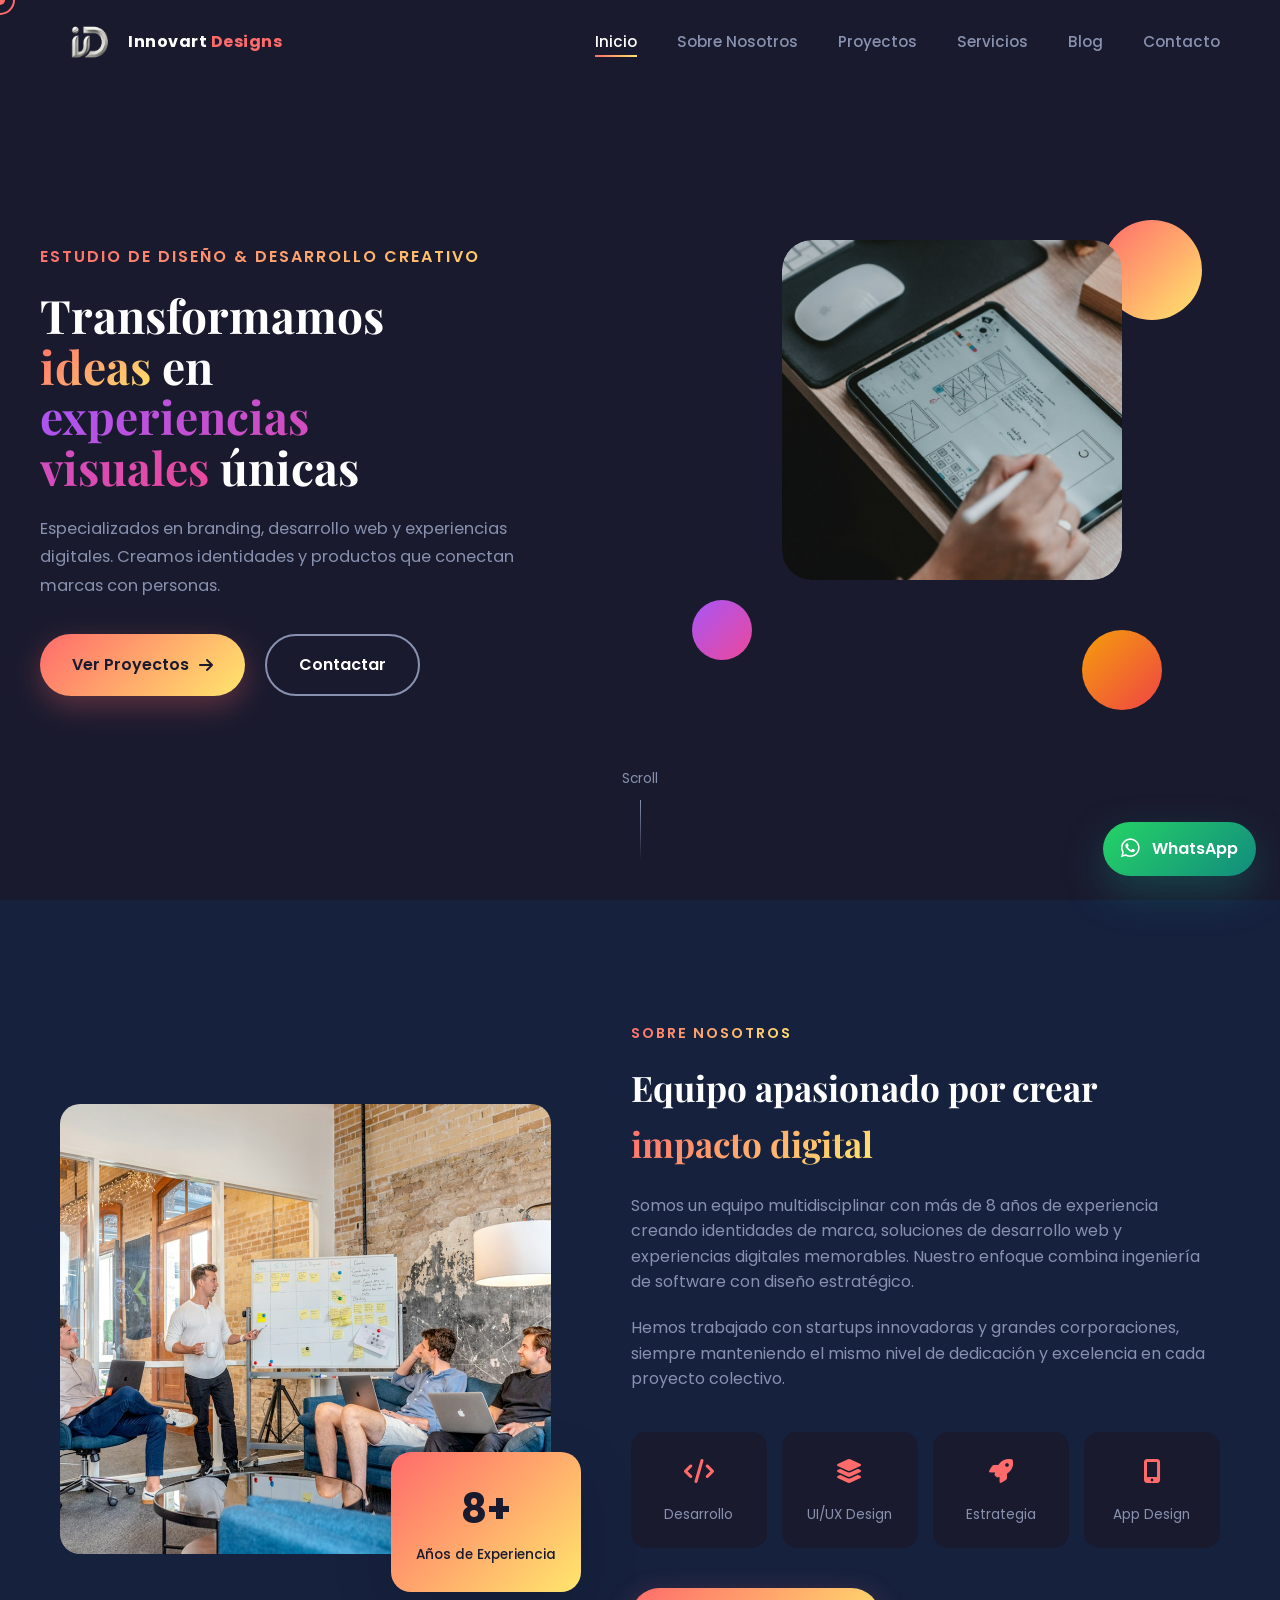
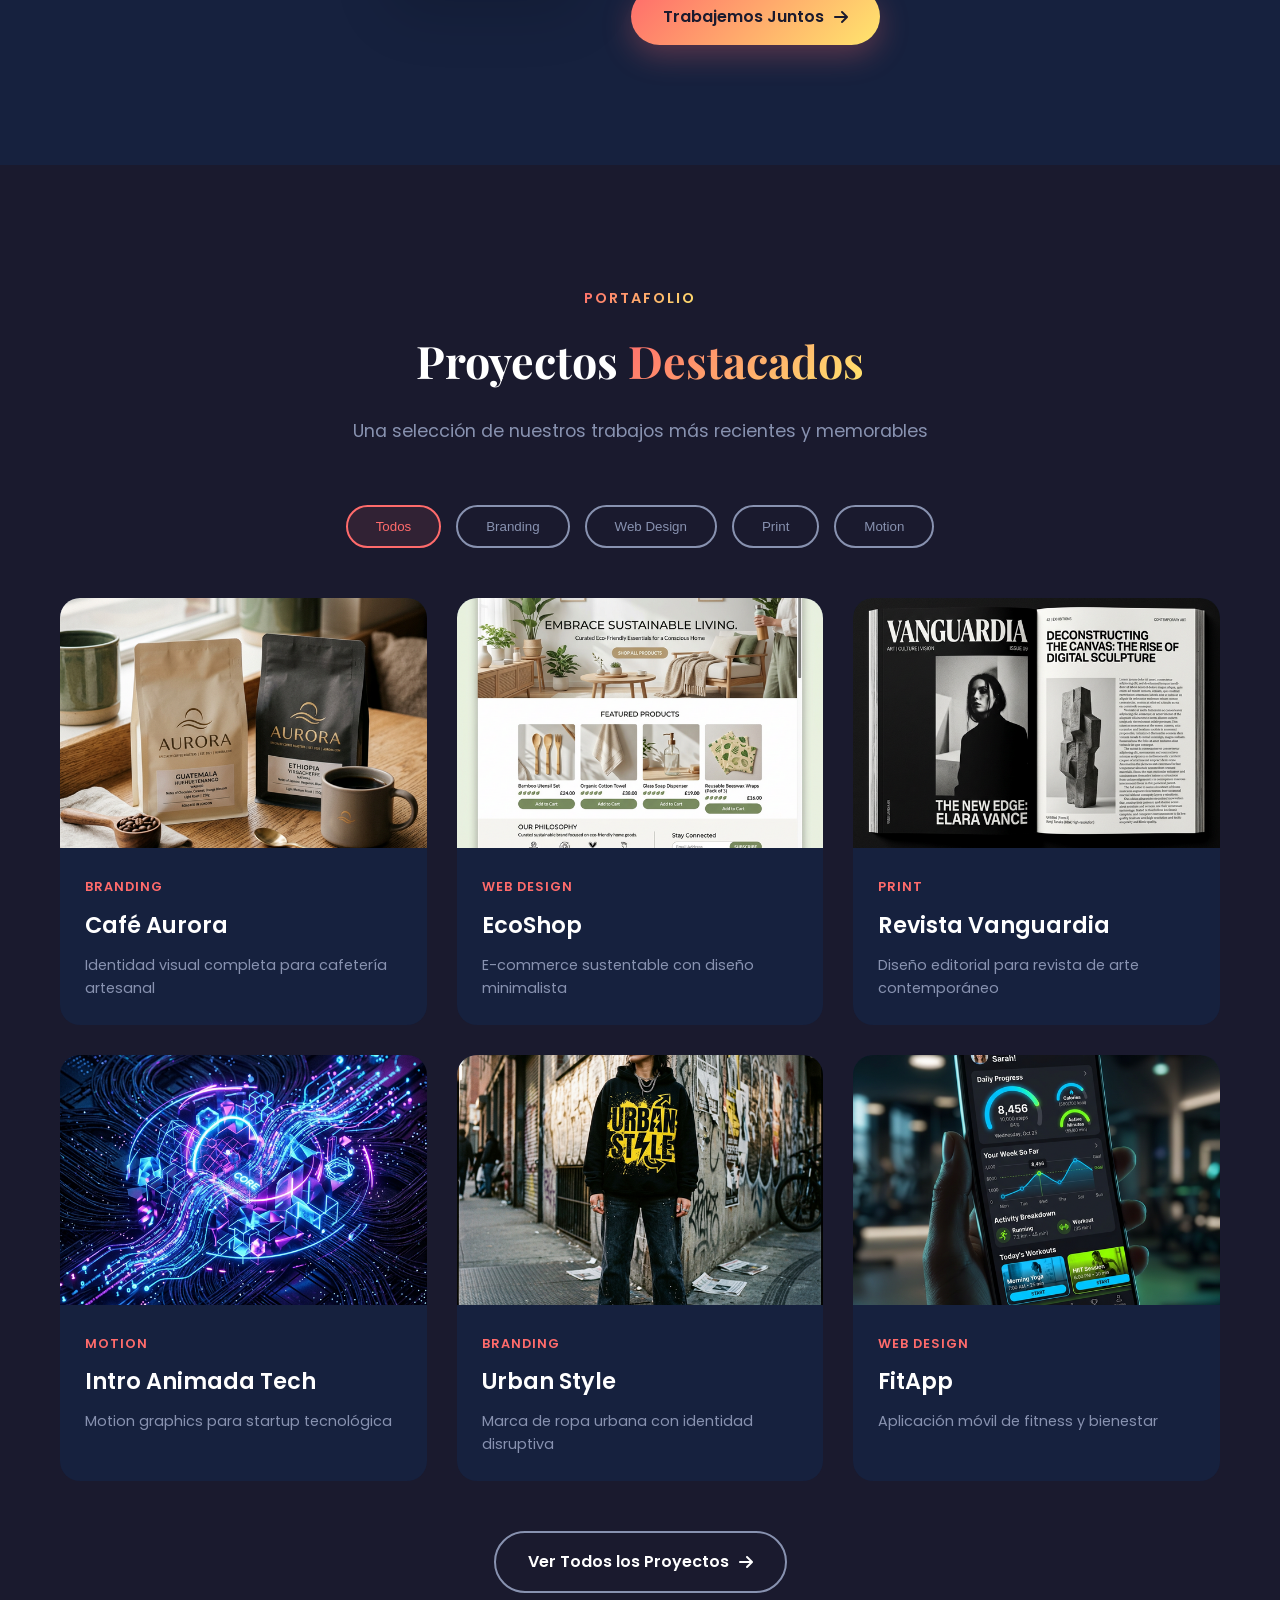
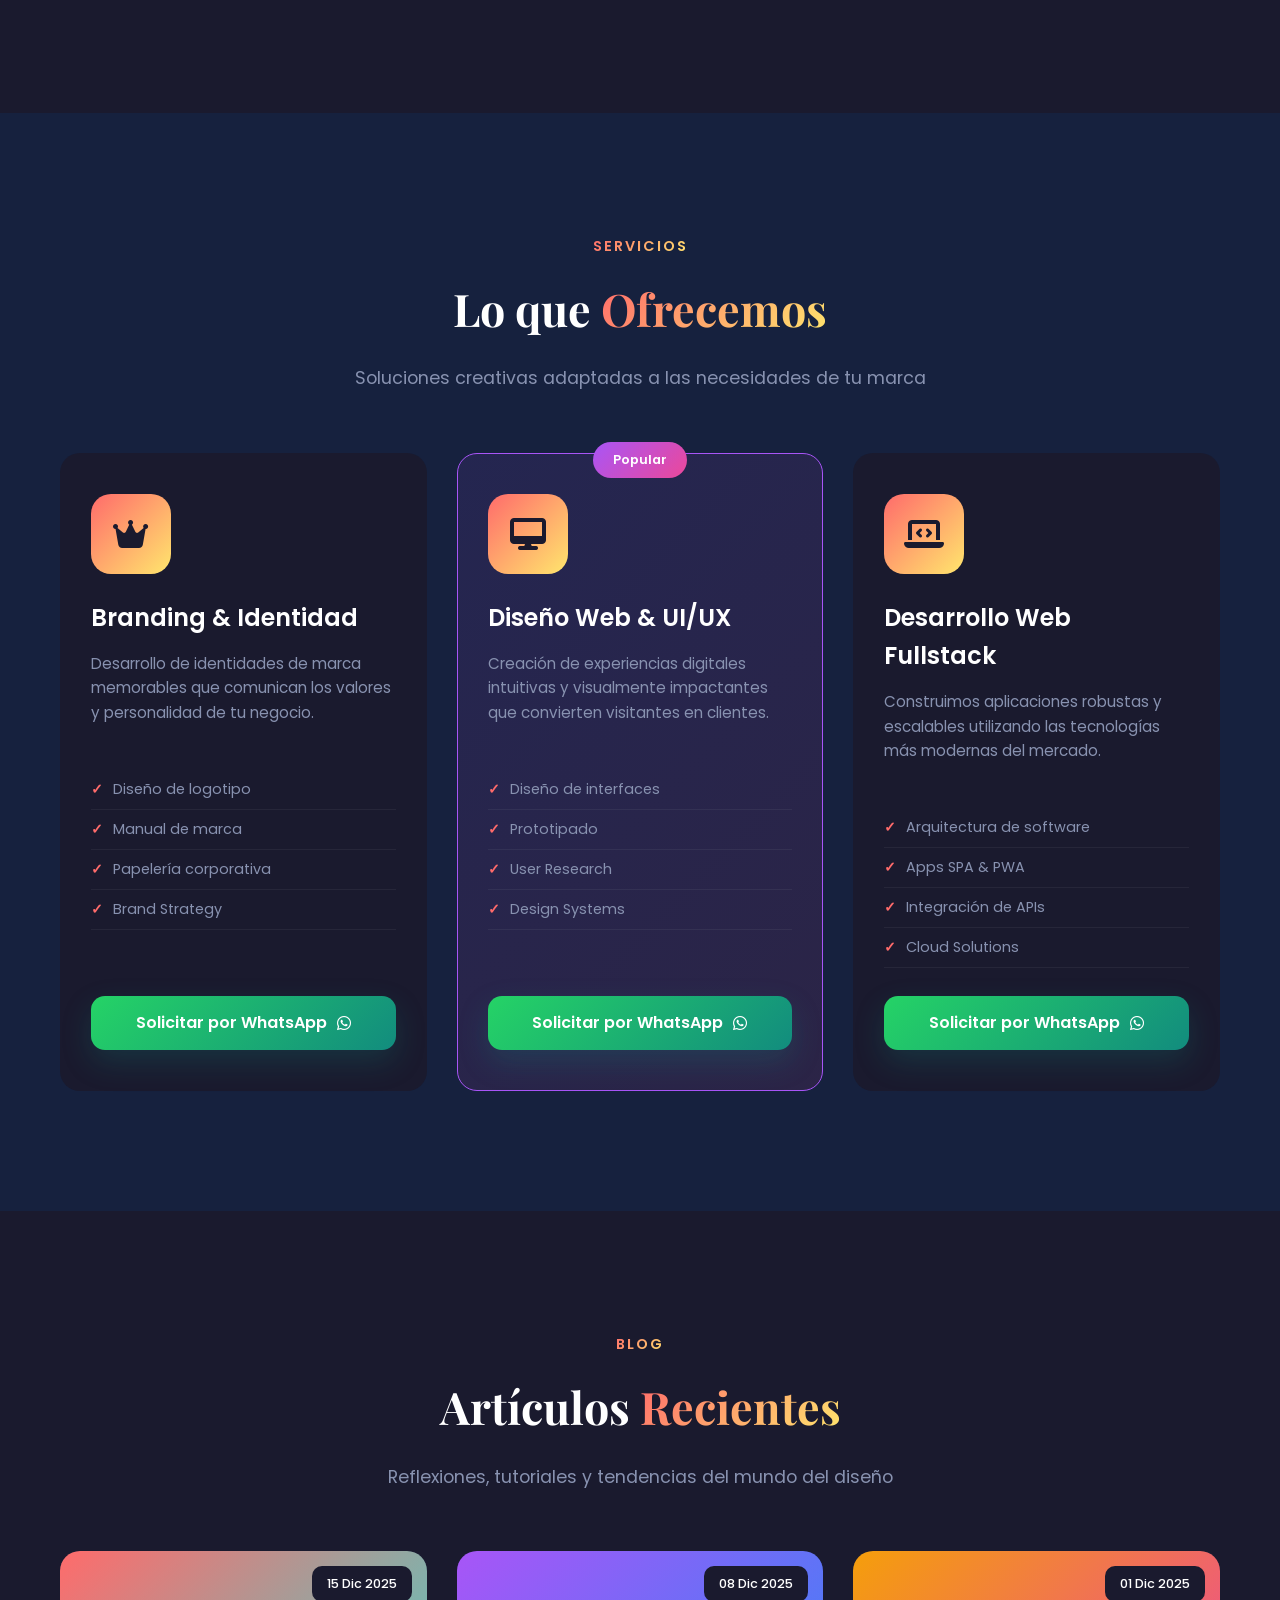
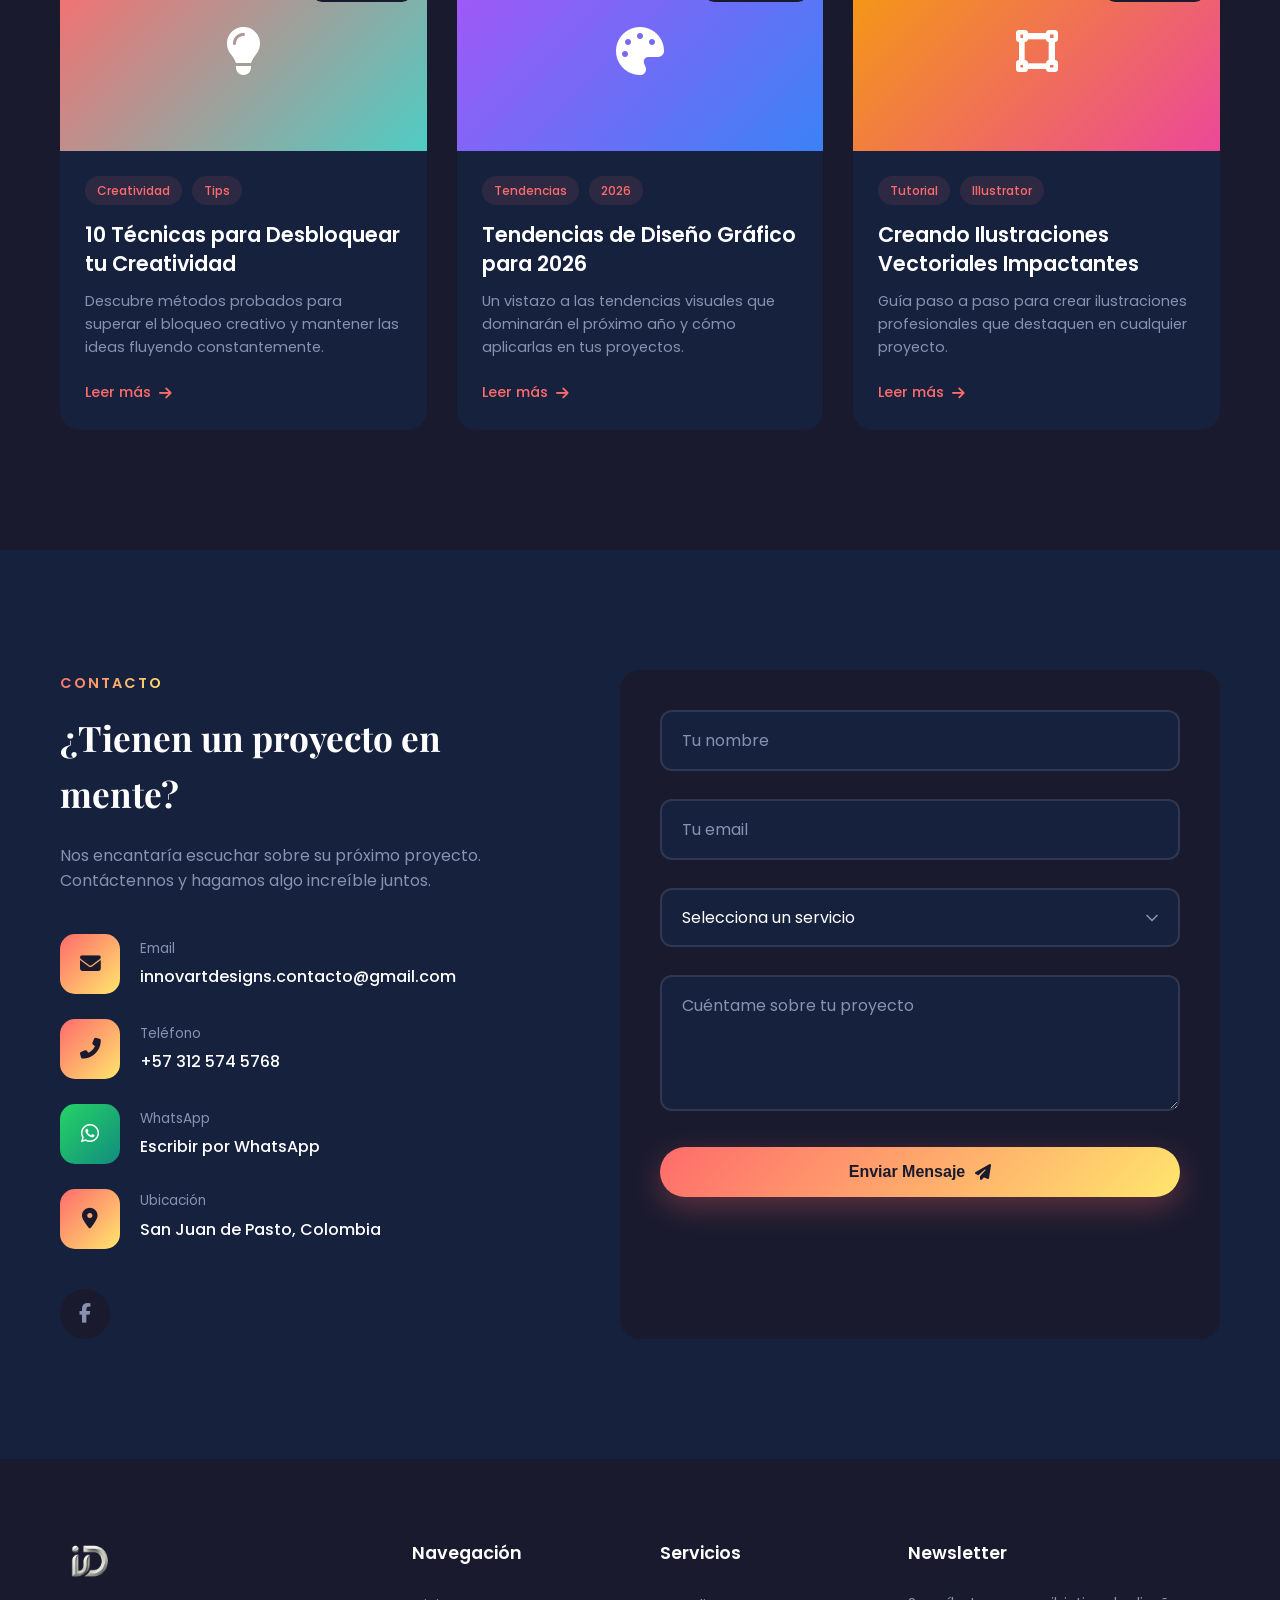
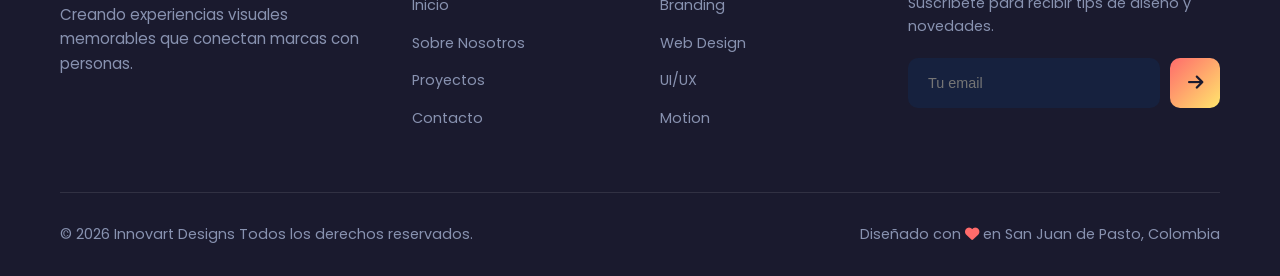
<file: index.html>
<!DOCTYPE html>
<html lang="es">

<head>
    <meta charset="UTF-8">
    <meta name="viewport" content="width=device-width, initial-scale=1.0">
    <title>ID | Portafolio de Diseño Gráfico</title>
    <meta name="description"
        content="Portafolio profesional de Innovart Designs. Especializado en branding, diseño UI/UX y dirección de arte en San Juan de Pasto, Colombia.">
    <meta name="keywords" content="Diseño Gráfico, UI/UX, Branding, Portafolio, Colombia, Pasto, Innovart Designs">

    <!-- Open Graph / Facebook -->
    <meta property="og:type" content="website">
    <meta property="og:url" content="https://tu-sitio.com/">
    <meta property="og:title" content="Innovart Designs | Portafolio de Diseño Gráfico">
    <meta property="og:description"
        content="Transformo ideas en experiencias visuales únicas. Especializado en branding y diseño digital.">
    <meta property="og:image" content="assets/Imagenes/og-image.jpg">

    <!-- Twitter -->
    <meta property="twitter:card" content="summary_large_image">
    <meta property="twitter:url" content="https://tu-sitio.com/">
    <meta property="twitter:title" content="Innovart Designs | Portafolio de Diseño Gráfico">
    <meta property="twitter:description"
        content="Transformo ideas en experiencias visuales únicas. Especializado en branding y diseño digital.">
    <meta property="twitter:image" content="assets/Imagenes/og-image.jpg">

    <link rel="icon" type="image/png" href="assets/Imagenes/favicon.png">
    <link rel="stylesheet" href="styles.css">
    <link
        href="https://fonts.googleapis.com/css2?family=Poppins:wght@300;400;500;600;700;800&family=Playfair+Display:wght@400;500;600;700&display=swap"
        rel="stylesheet">
    <link rel="stylesheet" href="https://cdnjs.cloudflare.com/ajax/libs/font-awesome/6.4.0/css/all.min.css">
</head>

<body>
    <!-- Cursor personalizado -->
    <div class="cursor"></div>
    <div class="cursor-follower"></div>

    <!-- Navegación -->
    <nav class="navbar">
        <div class="nav-container">
            <a href="#" class="logo">
                <img src="assets/Imagenes/Logo1_InnovartsDesings.png" alt="Innovart Designs" class="logo-img">
                <span class="logo-brand-name">Innovart <span class="logo-brand-accent">Designs</span></span>
            </a>
            <ul class="nav-links">
                <li><a href="#home" class="nav-link active">Inicio</a></li>
                <li><a href="#about" class="nav-link">Sobre Nosotros</a></li>
                <li><a href="#projects" class="nav-link">Proyectos</a></li>
                <li><a href="#services" class="nav-link">Servicios</a></li>
                <li><a href="#blog" class="nav-link">Blog</a></li>
                <li><a href="#contact" class="nav-link">Contacto</a></li>
            </ul>
            <div class="hamburger">
                <span></span>
                <span></span>
                <span></span>
            </div>
        </div>
    </nav>

    <!-- Menú móvil -->
    <div class="mobile-menu">
        <ul class="mobile-nav-links">
            <li><a href="#home" class="mobile-nav-link">Inicio</a></li>
            <li><a href="#about" class="mobile-nav-link">Sobre Nosotros</a></li>
            <li><a href="#projects" class="mobile-nav-link">Proyectos</a></li>
            <li><a href="#services" class="mobile-nav-link">Servicios</a></li>
            <li><a href="#blog" class="mobile-nav-link">Blog</a></li>
            <li><a href="#contact" class="mobile-nav-link">Contacto</a></li>
        </ul>
    </div>

    <!-- Hero Section -->
    <section id="home" class="hero">
        <div class="hero-content">
            <div class="hero-text">
                <span class="hero-subtitle">Estudio de Diseño & Desarrollo Creativo</span>
                <h1 class="hero-title">
                    Transformamos <span class="gradient-text">ideas</span> en
                    <span class="gradient-text-alt">experiencias visuales</span> únicas
                </h1>
                <p class="hero-description">
                    Especializados en branding, desarrollo web y experiencias digitales.
                    Creamos identidades y productos que conectan marcas con personas.
                </p>
                <div class="hero-buttons">
                    <a href="#projects" class="btn btn-primary">
                        <span>Ver Proyectos</span>
                        <i class="fas fa-arrow-right"></i>
                    </a>
                    <a href="#contact" class="btn btn-secondary">
                        <span>Contactar</span>
                    </a>
                </div>
            </div>
            <div class="hero-image">
                <div class="image-wrapper">
                    <div class="floating-shape shape-1"></div>
                    <div class="floating-shape shape-2"></div>
                    <div class="floating-shape shape-3"></div>
                    <div class="profile-image">
                        <img src="assets/Imagenes/hero-visual.jpg" alt="Diseño de experiencias e interfaces digitales"
                            style="width: 100%; height: 100%; object-fit: cover; border-radius: 30px;">
                    </div>
                </div>
            </div>
        </div>
        <div class="scroll-indicator">
            <span>Scroll</span>
            <div class="scroll-line"></div>
        </div>
    </section>

    <!-- Sobre Mí -->
    <section id="about" class="about">
        <div class="container">
            <div class="about-grid">
                <div class="about-image">
                    <div class="about-img-wrapper">
                        <img src="assets/Imagenes/team-studio.jpg" alt="Nuestro Equipo Creativo"
                            style="width: 100%; height: 450px; object-fit: cover; border-radius: 20px;">
                        <div class="experience-badge">
                            <span class="exp-number">8+</span>
                            <span class="exp-text">Años de Experiencia</span>
                        </div>
                    </div>
                </div>
                <div class="about-content">
                    <span class="section-tag">Sobre Nosotros</span>
                    <h2 class="section-title">Equipo apasionado por crear <span class="highlight">impacto digital</span>
                    </h2>
                    <p class="about-text">
                        Somos un equipo multidisciplinar con más de 8 años de experiencia creando
                        identidades de marca, soluciones de desarrollo web y experiencias digitales memorables.
                        Nuestro enfoque combina ingeniería de software con diseño estratégico.
                    </p>
                    <p class="about-text">
                        Hemos trabajado con startups innovadoras y grandes corporaciones,
                        siempre manteniendo el mismo nivel de dedicación y excelencia
                        en cada proyecto colectivo.
                    </p>
                    <div class="skills-grid">
                        <div class="skill-item">
                            <div class="skill-icon"><i class="fas fa-code"></i></div>
                            <span>Desarrollo</span>
                        </div>
                        <div class="skill-item">
                            <div class="skill-icon"><i class="fas fa-layer-group"></i></div>
                            <span>UI/UX Design</span>
                        </div>
                        <div class="skill-item">
                            <div class="skill-icon"><i class="fas fa-rocket"></i></div>
                            <span>Estrategia</span>
                        </div>
                        <div class="skill-item">
                            <div class="skill-icon"><i class="fas fa-mobile-alt"></i></div>
                            <span>App Design</span>
                        </div>
                    </div>
                    <a href="#contact" class="btn btn-primary">
                        <span>Trabajemos Juntos</span>
                        <i class="fas fa-arrow-right"></i>
                    </a>
                </div>
            </div>
        </div>
    </section>

    <!-- Proyectos -->
    <section id="projects" class="projects">
        <div class="container">
            <div class="section-header">
                <span class="section-tag">Portafolio</span>
                <h2 class="section-title">Proyectos <span class="highlight">Destacados</span></h2>
                <p class="section-description">
                    Una selección de nuestros trabajos más recientes y memorables
                </p>
            </div>

            <div class="filter-buttons">
                <button class="filter-btn active" data-filter="all">Todos</button>
                <button class="filter-btn" data-filter="branding">Branding</button>
                <button class="filter-btn" data-filter="web">Web Design</button>
                <button class="filter-btn" data-filter="print">Print</button>
                <button class="filter-btn" data-filter="motion">Motion</button>
            </div>

            <div class="projects-grid">
                <!-- Proyecto 1 -->
                <article class="project-card" data-category="branding">
                    <div class="project-image">
                        <div class="project-placeholder">
                            <img src="assets/Imagenes/cafe-aurora.png" alt="Branding Café Aurora"
                                style="width: 100%; height: 100%; object-fit: cover;">
                        </div>
                        <div class="project-overlay">
                            <a href="proyecto-cafe-aurora.html" class="project-link"><i class="fas fa-eye"></i></a>
                        </div>
                    </div>
                    <div class="project-info">
                        <span class="project-category">Branding</span>
                        <h3 class="project-title">Café Aurora</h3>
                        <p class="project-description">Identidad visual completa para cafetería artesanal</p>
                    </div>
                </article>

                <!-- Proyecto 2 -->
                <article class="project-card" data-category="web">
                    <div class="project-image">
                        <div class="project-placeholder">
                            <img src="assets/Imagenes/ecoshop.png" alt="Diseño Web EcoShop"
                                style="width: 100%; height: 100%; object-fit: cover;">
                        </div>
                        <div class="project-overlay">
                            <a href="proyecto-ecoshop.html" class="project-link"><i class="fas fa-eye"></i></a>
                        </div>
                    </div>
                    <div class="project-info">
                        <span class="project-category">Web Design</span>
                        <h3 class="project-title">EcoShop</h3>
                        <p class="project-description">E-commerce sustentable con diseño minimalista</p>
                    </div>
                </article>

                <!-- Proyecto 3 -->
                <article class="project-card" data-category="print">
                    <div class="project-image">
                        <div class="project-placeholder">
                            <img src="assets/Imagenes/vanguardia.png" alt="Diseño Editorial Revista Vanguardia"
                                style="width: 100%; height: 100%; object-fit: cover;">
                        </div>
                        <div class="project-overlay">
                            <a href="proyecto-revista-vanguardia.html" class="project-link"><i
                                    class="fas fa-eye"></i></a>
                        </div>
                    </div>
                    <div class="project-info">
                        <span class="project-category">Print</span>
                        <h3 class="project-title">Revista Vanguardia</h3>
                        <p class="project-description">Diseño editorial para revista de arte contemporáneo</p>
                    </div>
                </article>

                <!-- Proyecto 4 -->
                <article class="project-card" data-category="motion">
                    <div class="project-image">
                        <div class="project-placeholder">
                            <img src="assets/Imagenes/intro-tech.png" alt="Motion Graphics Intro Tech"
                                style="width: 100%; height: 100%; object-fit: cover;">
                        </div>
                        <div class="project-overlay">
                            <a href="proyecto-intro-animada.html" class="project-link"><i class="fas fa-eye"></i></a>
                        </div>
                    </div>
                    <div class="project-info">
                        <span class="project-category">Motion</span>
                        <h3 class="project-title">Intro Animada Tech</h3>
                        <p class="project-description">Motion graphics para startup tecnológica</p>
                    </div>
                </article>

                <!-- Proyecto 5 -->
                <article class="project-card" data-category="branding">
                    <div class="project-image">
                        <div class="project-placeholder">
                            <img src="assets/Imagenes/urban-style.png" alt="Branding Urban Style"
                                style="width: 100%; height: 100%; object-fit: cover;">
                        </div>
                        <div class="project-overlay">
                            <a href="proyecto-urban-style.html" class="project-link"><i class="fas fa-eye"></i></a>
                        </div>
                    </div>
                    <div class="project-info">
                        <span class="project-category">Branding</span>
                        <h3 class="project-title">Urban Style</h3>
                        <p class="project-description">Marca de ropa urbana con identidad disruptiva</p>
                    </div>
                </article>

                <!-- Proyecto 6 -->
                <article class="project-card" data-category="web">
                    <div class="project-image">
                        <div class="project-placeholder">
                            <img src="assets/Imagenes/fitapp.png" alt="App FitApp"
                                style="width: 100%; height: 100%; object-fit: cover;">
                        </div>
                        <div class="project-overlay">
                            <a href="proyecto-fitapp.html" class="project-link"><i class="fas fa-eye"></i></a>
                        </div>
                    </div>
                    <div class="project-info">
                        <span class="project-category">Web Design</span>
                        <h3 class="project-title">FitApp</h3>
                        <p class="project-description">Aplicación móvil de fitness y bienestar</p>
                    </div>
                </article>
            </div>

            <div class="projects-cta">
                <a href="#projects" id="btn-show-all-projects" class="btn btn-outline">
                    <span>Ver Todos los Proyectos</span>
                    <i class="fas fa-arrow-right"></i>
                </a>
            </div>
        </div>
    </section>

    <!-- Servicios -->
    <section id="services" class="services">
        <div class="container">
            <div class="section-header">
                <span class="section-tag">Servicios</span>
                <h2 class="section-title">Lo que <span class="highlight">Ofrecemos</span></h2>
                <p class="section-description">
                    Soluciones creativas adaptadas a las necesidades de tu marca
                </p>
            </div>

            <div class="services-grid">
                <div class="service-card">
                    <div class="service-icon">
                        <i class="fas fa-crown"></i>
                    </div>
                    <h3 class="service-title">Branding & Identidad</h3>
                    <p class="service-description">
                        Desarrollo de identidades de marca memorables que comunican
                        los valores y personalidad de tu negocio.
                    </p>
                    <ul class="service-list">
                        <li>Diseño de logotipo</li>
                        <li>Manual de marca</li>
                        <li>Papelería corporativa</li>
                        <li>Brand Strategy</li>
                    </ul>
                    <a href="https://wa.me/" class="service-whatsapp-link" data-whatsapp-service="Branding e identidad">
                        Solicitar por WhatsApp <i class="fab fa-whatsapp"></i>
                    </a>
                </div>

                <div class="service-card featured">
                    <div class="service-badge">Popular</div>
                    <div class="service-icon">
                        <i class="fas fa-desktop"></i>
                    </div>
                    <h3 class="service-title">Diseño Web & UI/UX</h3>
                    <p class="service-description">
                        Creación de experiencias digitales intuitivas y visualmente
                        impactantes que convierten visitantes en clientes.
                    </p>
                    <ul class="service-list">
                        <li>Diseño de interfaces</li>
                        <li>Prototipado</li>
                        <li>User Research</li>
                        <li>Design Systems</li>
                    </ul>
                    <a href="https://wa.me/" class="service-whatsapp-link" data-whatsapp-service="Diseño web y UI/UX">
                        Solicitar por WhatsApp <i class="fab fa-whatsapp"></i>
                    </a>
                </div>

                <div class="service-card">
                    <div class="service-icon">
                        <i class="fas fa-laptop-code"></i>
                    </div>
                    <h3 class="service-title">Desarrollo Web Fullstack</h3>
                    <p class="service-description">
                        Construimos aplicaciones robustas y escalables utilizando
                        las tecnologías más modernas del mercado.
                    </p>
                    <ul class="service-list">
                        <li>Arquitectura de software</li>
                        <li>Apps SPA & PWA</li>
                        <li>Integración de APIs</li>
                        <li>Cloud Solutions</li>
                    </ul>
                    <a href="https://wa.me/" class="service-whatsapp-link"
                        data-whatsapp-service="Desarrollo web fullstack">
                        Solicitar por WhatsApp <i class="fab fa-whatsapp"></i>
                    </a>
                </div>
            </div>
        </div>
    </section>

    <!-- Blog -->
    <section id="blog" class="blog">
        <div class="container">
            <div class="section-header">
                <span class="section-tag">Blog</span>
                <h2 class="section-title">Artículos <span class="highlight">Recientes</span></h2>
                <p class="section-description">
                    Reflexiones, tutoriales y tendencias del mundo del diseño
                </p>
            </div>

            <div class="blog-grid">
                <article class="blog-card">
                    <div class="blog-image">
                        <div class="blog-placeholder" style="background: linear-gradient(135deg, #FF6B6B, #4ECDC4);">
                            <i class="fas fa-lightbulb"></i>
                        </div>
                        <span class="blog-date">15 Dic 2025</span>
                    </div>
                    <div class="blog-content">
                        <div class="blog-tags">
                            <span class="blog-tag">Creatividad</span>
                            <span class="blog-tag">Tips</span>
                        </div>
                        <h3 class="blog-title">10 Técnicas para Desbloquear tu Creatividad</h3>
                        <p class="blog-excerpt">
                            Descubre métodos probados para superar el bloqueo creativo
                            y mantener las ideas fluyendo constantemente.
                        </p>
                        <a href="blog-tecnicas-creatividad.html" class="blog-link">
                            Leer más <i class="fas fa-arrow-right"></i>
                        </a>
                    </div>
                </article>

                <article class="blog-card">
                    <div class="blog-image">
                        <div class="blog-placeholder" style="background: linear-gradient(135deg, #A855F7, #3B82F6);">
                            <i class="fas fa-palette"></i>
                        </div>
                        <span class="blog-date">08 Dic 2025</span>
                    </div>
                    <div class="blog-content">
                        <div class="blog-tags">
                            <span class="blog-tag">Tendencias</span>
                            <span class="blog-tag">2026</span>
                        </div>
                        <h3 class="blog-title">Tendencias de Diseño Gráfico para 2026</h3>
                        <p class="blog-excerpt">
                            Un vistazo a las tendencias visuales que dominarán el próximo
                            año y cómo aplicarlas en tus proyectos.
                        </p>
                        <a href="blog-tendencias-diseno.html" class="blog-link">
                            Leer más <i class="fas fa-arrow-right"></i>
                        </a>
                    </div>
                </article>

                <article class="blog-card">
                    <div class="blog-image">
                        <div class="blog-placeholder" style="background: linear-gradient(135deg, #F59E0B, #EC4899);">
                            <i class="fas fa-vector-square"></i>
                        </div>
                        <span class="blog-date">01 Dic 2025</span>
                    </div>
                    <div class="blog-content">
                        <div class="blog-tags">
                            <span class="blog-tag">Tutorial</span>
                            <span class="blog-tag">Illustrator</span>
                        </div>
                        <h3 class="blog-title">Creando Ilustraciones Vectoriales Impactantes</h3>
                        <p class="blog-excerpt">
                            Guía paso a paso para crear ilustraciones profesionales
                            que destaquen en cualquier proyecto.
                        </p>
                        <a href="blog-ilustraciones-vectoriales.html" class="blog-link">
                            Leer más <i class="fas fa-arrow-right"></i>
                        </a>
                    </div>
                </article>
            </div>
        </div>
    </section>

    <!-- Contacto -->
    <section id="contact" class="contact">
        <div class="container">
            <div class="contact-wrapper">
                <div class="contact-info">
                    <span class="section-tag">Contacto</span>
                    <h2 class="section-title">¿Tienen un proyecto en mente?</h2>
                    <p class="contact-description">
                        Nos encantaría escuchar sobre su próximo proyecto.
                        Contáctennos y hagamos algo increíble juntos.
                    </p>

                    <div class="contact-details">
                        <div class="contact-item">
                            <div class="contact-icon">
                                <i class="fas fa-envelope"></i>
                            </div>
                            <div class="contact-text">
                                <span class="contact-label">Email</span>
                                <a href="mailto:innovartdesigns.contacto@gmail.com">innovartdesigns.contacto@gmail.com</a>
                            </div>
                        </div>
                        <div class="contact-item">
                            <div class="contact-icon">
                                <i class="fas fa-phone-alt"></i>
                            </div>
                            <div class="contact-text">
                                <span class="contact-label">Teléfono</span>
                                <a href="tel:+573125745768">+57 312 574 5768</a>
                            </div>
                        </div>
                        <div class="contact-item">
                            <div class="contact-icon whatsapp-icon">
                                <i class="fab fa-whatsapp"></i>
                            </div>
                            <div class="contact-text">
                                <span class="contact-label">WhatsApp</span>
                                <a href="https://wa.me/" class="whatsapp-contact-link"
                                    data-whatsapp-message="Hola, quiero hablar sobre un proyecto creativo con Innovart Designs">
                                    Escribir por WhatsApp
                                </a>
                            </div>
                        </div>
                        <div class="contact-item">
                            <div class="contact-icon">
                                <i class="fas fa-map-marker-alt"></i>
                            </div>
                            <div class="contact-text">
                                <span class="contact-label">Ubicación</span>
                                <span>San Juan de Pasto, Colombia</span>
                            </div>
                        </div>
                    </div>

                    <div class="social-links">
                        <a href="https://www.facebook.com/profile.php?id=100085540763394" class="social-link" aria-label="Facebook" target="_blank" rel="noopener noreferrer"><i class="fab fa-facebook-f"></i></a>
                    </div>
                </div>

                <form class="contact-form" novalidate>
                    <input type="hidden" name="_subject" value="Nuevo mensaje desde Innovart Designs">
                    <input type="hidden" name="_template" value="table">
                    <input type="hidden" name="_url" value="">
                    <div class="form-group form-honeypot" aria-hidden="true">
                        <input type="text" id="website" name="_honey" tabindex="-1" autocomplete="off">
                    </div>
                    <div class="form-group">
                        <input type="text" id="name" name="name" placeholder="Tu nombre" required autocomplete="name"
                            aria-label="Tu nombre">
                    </div>
                    <div class="form-group">
                        <input type="email" id="email" name="email" placeholder="Tu email" required autocomplete="email"
                            aria-label="Tu email">
                    </div>
                    <div class="form-group">
                        <select id="service" name="service" required aria-label="Selecciona un servicio">
                            <option value="">Selecciona un servicio</option>
                            <option value="branding">Branding & Identidad</option>
                            <option value="web">Diseño Web & UI/UX</option>
                            <option value="fullstack">Desarrollo Web Fullstack</option>
                            <option value="other">Otro</option>
                        </select>
                    </div>
                    <div class="form-group">
                        <textarea id="message" name="message" rows="4" placeholder="Cuéntame sobre tu proyecto" required
                            aria-label="Tu mensaje"></textarea>
                    </div>
                    <button type="submit" class="btn btn-primary btn-full">
                        <span>Enviar Mensaje</span>
                        <i class="fas fa-paper-plane"></i>
                    </button>
                    <p class="form-status" role="status" aria-live="polite"></p>
                </form>
            </div>
        </div>
    </section>

    <!-- Footer -->
    <footer class="footer">
        <div class="container">
            <div class="footer-content">
                <div class="footer-brand">
                    <a href="#" class="logo">
                        <img src="assets/Imagenes/Logo1_InnovartsDesings.png" alt="Innovart Designs" class="logo-img">
                    </a>
                    <p class="footer-description">
                        Creando experiencias visuales memorables que conectan marcas con personas.
                    </p>
                </div>
                <div class="footer-links">
                    <h4>Navegación</h4>
                    <ul>
                        <li><a href="#home">Inicio</a></li>
                        <li><a href="#about">Sobre Nosotros</a></li>
                        <li><a href="#projects">Proyectos</a></li>
                        <li><a href="#contact">Contacto</a></li>
                    </ul>
                </div>
                <div class="footer-links">
                    <h4>Servicios</h4>
                    <ul>
                        <li><a href="#services">Branding</a></li>
                        <li><a href="#services">Web Design</a></li>
                        <li><a href="#services">UI/UX</a></li>
                        <li><a href="#services">Motion</a></li>
                    </ul>
                </div>
                <div class="footer-newsletter">
                    <h4>Newsletter</h4>
                    <p>Suscríbete para recibir tips de diseño y novedades.</p>
                    <form class="newsletter-form">
                        <input type="email" placeholder="Tu email">
                        <button type="submit"><i class="fas fa-arrow-right"></i></button>
                    </form>
                </div>
            </div>
            <div class="footer-bottom">
                <p>&copy; 2026 Innovart Designs Todos los derechos reservados.</p>
                <p>Diseñado con <i class="fas fa-heart"></i> en San Juan de Pasto, Colombia</p>
            </div>
        </div>
    </footer>

    <a href="https://wa.me/" class="whatsapp-float"
        data-whatsapp-message="Hola, quiero recibir información sobre sus servicios de diseño y desarrollo.">
        <i class="fab fa-whatsapp"></i>
        <span>WhatsApp</span>
    </a>

    <script src="script.js"></script>
</body>

</html>
</file>
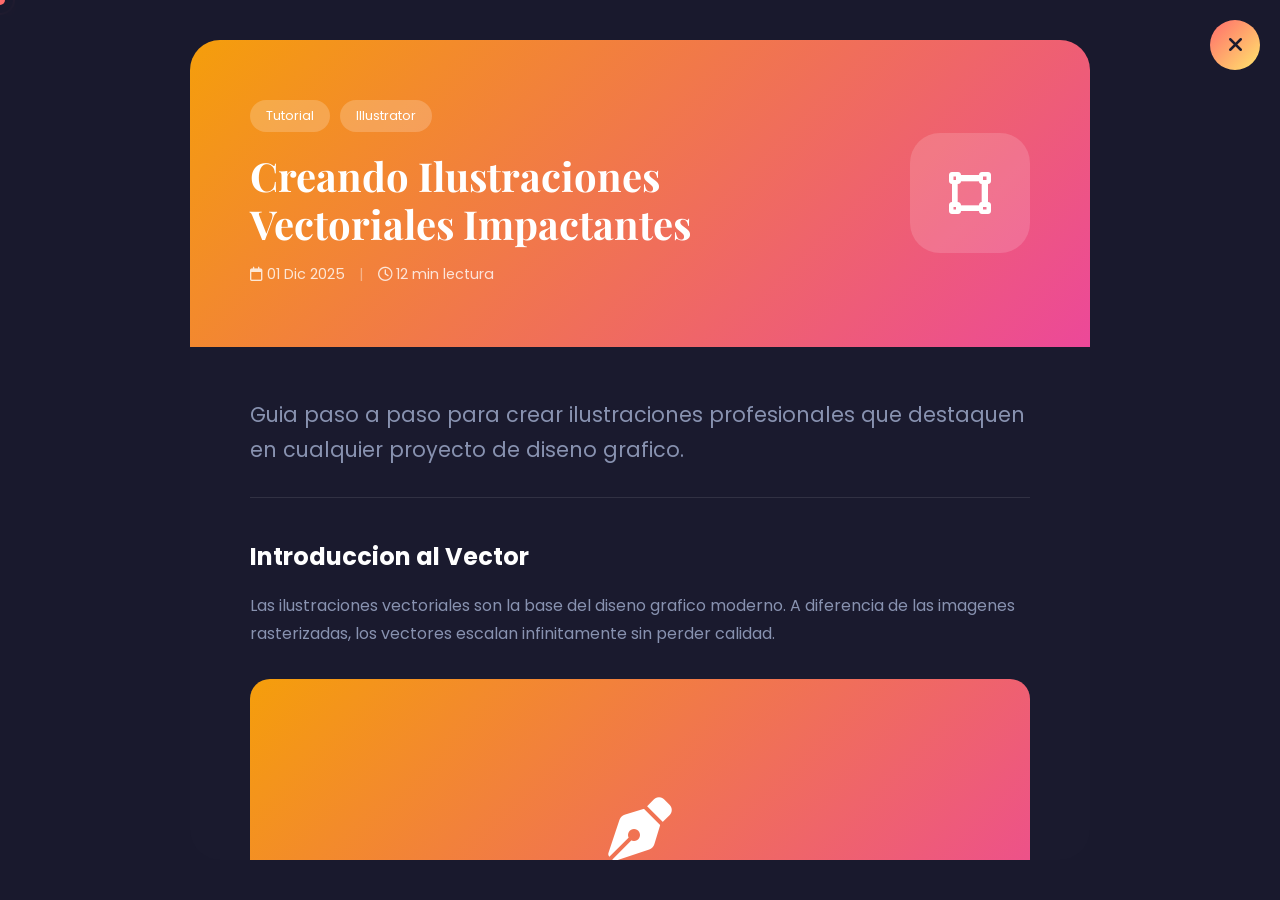
<file: blog-ilustraciones-vectoriales.html>
<!DOCTYPE html>
<html lang="es">
<head>
    <meta charset="UTF-8">
    <meta name="viewport" content="width=device-width, initial-scale=1.0">
    <title>Creando Ilustraciones Vectoriales Impactantes | ID</title>
    <link rel="icon" type="image/png" href="assets/Imagenes/favicon.png">
    <link rel="stylesheet" href="styles.css">
    <link href="https://fonts.googleapis.com/css2?family=Poppins:wght@300;400;500;600;700;800&family=Playfair+Display:wght@400;500;600;700&display=swap" rel="stylesheet">
    <link rel="stylesheet" href="https://cdnjs.cloudflare.com/ajax/libs/font-awesome/6.4.0/css/all.min.css">
</head>
<body>
    <div class="cursor"></div>
    <div class="cursor-follower"></div>
    
    <div class="article-modal-overlay" onclick="window.location.href='index.html#blog'">
        <div class="article-modal" onclick="event.stopPropagation()">
            <button class="modal-close" onclick="window.location.href='index.html#blog'">
                <i class="fas fa-times"></i>
            </button>
            
            <div class="article-hero" style="background: linear-gradient(135deg, #F59E0B, #EC4899);">
                <div class="article-hero-content">
                    <div class="article-tags">
                        <span class="article-tag">Tutorial</span>
                        <span class="article-tag">Illustrator</span>
                    </div>
                    <h1 class="article-title">Creando Ilustraciones Vectoriales Impactantes</h1>
                    <p class="article-meta"><i class="far fa-calendar"></i> 01 Dic 2025 <span class="divider">|</span> <i class="far fa-clock"></i> 12 min lectura</p>
                </div>
                <div class="article-hero-icon">
                    <i class="fas fa-vector-square"></i>
                </div>
            </div>
            
            <div class="article-content">
                <div class="article-intro">
                    <p class="lead">Guia paso a paso para crear ilustraciones profesionales que destaquen en cualquier proyecto de diseno grafico.</p>
                </div>
                
                <article class="article-body">
                    <h2>Introduccion al Vector</h2>
                    <p>Las ilustraciones vectoriales son la base del diseno grafico moderno. A diferencia de las imagenes rasterizadas, los vectores escalan infinitamente sin perder calidad.</p>
                    
                    <div class="article-image-placeholder" style="background: linear-gradient(135deg, #F59E0B, #EC4899);">
                        <i class="fas fa-pen-nib"></i>
                    </div>
                    
                    <h2>Tecnica 1: Herramienta Pluma</h2>
                    <p>La herramienta Pluma es el corazon de la ilustracion vectorial. Practica crear curvas suaves con puntos de ancla minimos.</p>
                    
                    <div class="article-quote">
                        <i class="fas fa-quote-left"></i>
                        <p>Un buen ilustrador vectorial sabe cuando anadir un punto y cuando quitarlos.</p>
                        <cite>- Maestro del vector</cite>
                    </div>
                    
                    <h2>Tecnica 2: Construccion por Capas</h2>
                    <p>Organiza tu trabajo en capas logicas: fondo, elementos principales, detalles, texto.</p>
                    
                    <div class="article-image-grid">
                        <div class="grid-img" style="background: linear-gradient(135deg, #F59E0B, #EF4444);">
                            <i class="fas fa-layer-group"></i>
                        </div>
                        <div class="grid-img" style="background: linear-gradient(135deg, #EF4444, #EC4899);">
                            <i class="fas fa-shapes"></i>
                        </div>
                        <div class="grid-img" style="background: linear-gradient(135deg, #EC4899, #F59E0B);">
                            <i class="fas fa-bezier-curve"></i>
                        </div>
                    </div>
                    
                    <h2>Tecnica 3: Paleta de Colores</h2>
                    <p>Elige una paleta limitada de 3-5 colores principales. Usa herramientas como Coolors para generar esquemas armoniosos.</p>
                    
                    <div class="article-color-palette">
                        <div class="color-swatch" style="background: #F59E0B;"></div>
                        <div class="color-swatch" style="background: #EF4444;"></div>
                        <div class="color-swatch" style="background: #EC4899;"></div>
                        <div class="color-swatch" style="background: #A855F7;"></div>
                        <div class="color-swatch" style="background: #3B82F6;"></div>
                    </div>
                    
                    <div class="article-tip success">
                        <i class="fas fa-check-circle"></i>
                        <p><strong>Pro tip:</strong> Usa opacidad reducida (20-40%) en formas de sombreado para un look mas natural.</p>
                    </div>
                    
                    <h2>Estilos de Ilustracion Populares</h2>
                    <div class="article-styles">
                        <div class="style-card">
                            <i class="fas fa-gem"></i>
                            <h4>Flat Design</h4>
                            <p>Minimalista, colores solidos, sin gradientes</p>
                        </div>
                        <div class="style-card">
                            <i class="fas fa-shapes"></i>
                            <h4>Isometrico</h4>
                            <p>Perspectiva 3D en angulo 30°</p>
                        </div>
                        <div class="style-card">
                            <i class="fas fa-magic"></i>
                            <h4>Doodle Art</h4>
                            <p>Estilo manual, organico, trazos visibles</p>
                        </div>
                    </div>
                    
                    <h2>Exportacion y Optimizacion</h2>
                    <p>Para web, usa SVG para maxima calidad y minimo peso. Para print, PDF. Para uso general, PNG con fondo transparente.</p>
                </article>
                
                <div class="article-share">
                    <h4>Comparte este articulo</h4>
                    <div class="share-buttons">
                        <a href="https://www.facebook.com/profile.php?id=100085540763394" class="share-btn" target="_blank" rel="noopener noreferrer"><i class="fab fa-facebook-f"></i></a>
                        <a href="#" class="share-btn"><i class="fas fa-envelope"></i></a>
                    </div>
                </div>
                
                <div class="article-navigation">
                    <a href="blog-tendencias-diseno.html" class="article-nav prev">
                        <span class="nav-label"><i class="fas fa-arrow-left"></i> Anterior</span>
                        <span class="nav-title">Tendencias 2026</span>
                    </a>
                    <a href="blog-tecnicas-creatividad.html" class="article-nav next">
                        <span class="nav-label">Siguiente <i class="fas fa-arrow-right"></i></span>
                        <span class="nav-title">Tecnicas Creatividad</span>
                    </a>
                </div>
            </div>
            
            <div class="modal-footer">
                <a href="index.html#blog" class="back-to-blog">
                    <i class="fas fa-arrow-left"></i> Volver al Blog
                </a>
            </div>
        </div>
    </div>
    
    <script src="script.js"></script>
</body>
</html>
</file>
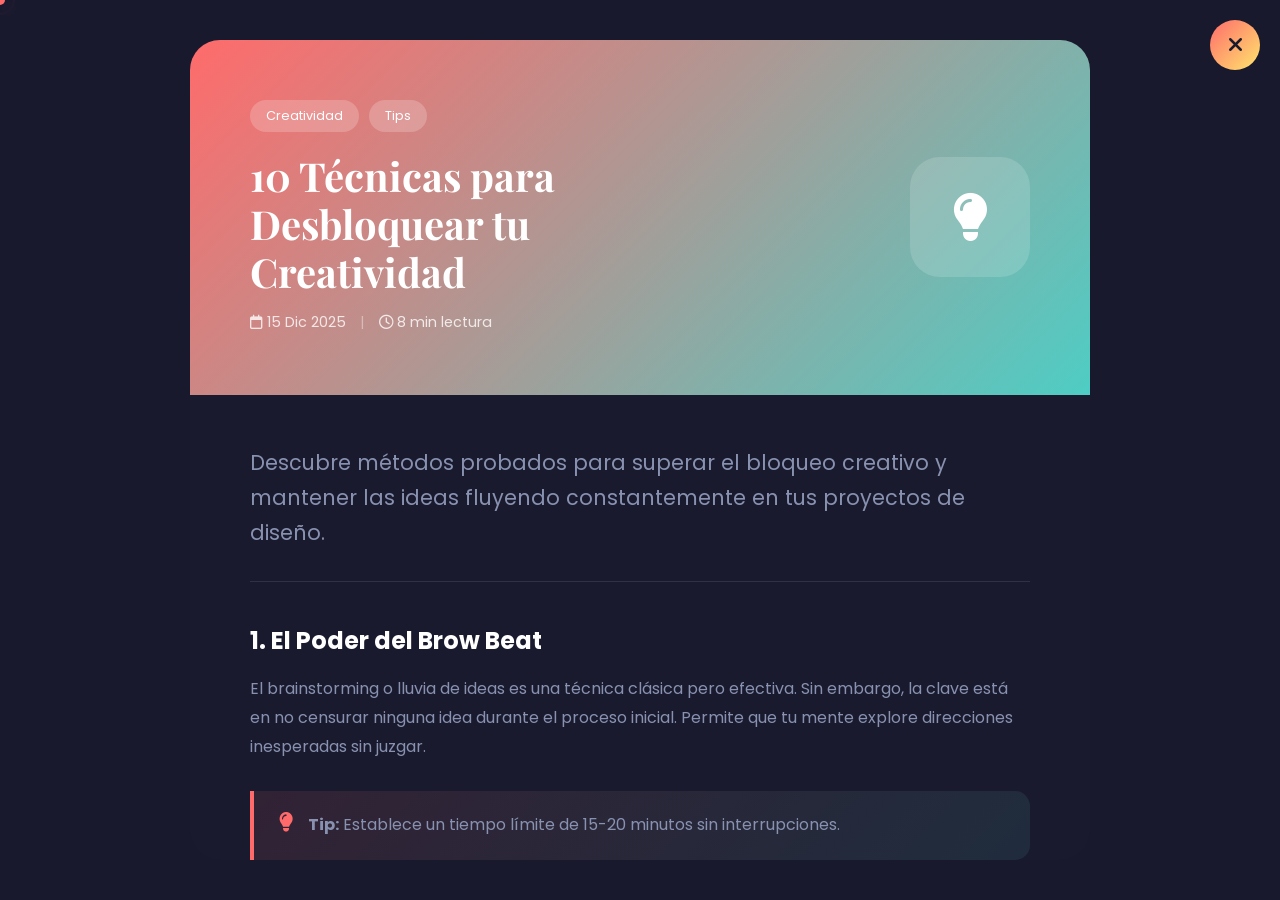
<file: blog-tecnicas-creatividad.html>
<!DOCTYPE html>
<html lang="es">
<head>
    <meta charset="UTF-8">
    <meta name="viewport" content="width=device-width, initial-scale=1.0">
    <title>10 Técnicas para Desbloquear tu Creatividad | ID</title>
    <link rel="icon" type="image/png" href="assets/Imagenes/favicon.png">
    <link rel="stylesheet" href="styles.css">
    <link href="https://fonts.googleapis.com/css2?family=Poppins:wght@300;400;500;600;700;800&family=Playfair+Display:wght@400;500;600;700&display=swap" rel="stylesheet">
    <link rel="stylesheet" href="https://cdnjs.cloudflare.com/ajax/libs/font-awesome/6.4.0/css/all.min.css">
</head>
<body>
    <div class="cursor"></div>
    <div class="cursor-follower"></div>
    
    <!-- Article Modal Overlay -->
    <div class="article-modal-overlay" onclick="window.location.href='index.html#blog'">
        <div class="article-modal" onclick="event.stopPropagation()">
            <button class="modal-close" onclick="window.location.href='index.html#blog'">
                <i class="fas fa-times"></i>
            </button>
            
            <!-- Article Hero -->
            <div class="article-hero" style="background: linear-gradient(135deg, #FF6B6B, #4ECDC4);">
                <div class="article-hero-content">
                    <div class="article-tags">
                        <span class="article-tag">Creatividad</span>
                        <span class="article-tag">Tips</span>
                    </div>
                    <h1 class="article-title">10 Técnicas para Desbloquear tu Creatividad</h1>
                    <p class="article-meta"><i class="far fa-calendar"></i> 15 Dic 2025 <span class="divider">|</span> <i class="far fa-clock"></i> 8 min lectura</p>
                </div>
                <div class="article-hero-icon">
                    <i class="fas fa-lightbulb"></i>
                </div>
            </div>
            
            <!-- Article Content -->
            <div class="article-content">
                <div class="article-intro">
                    <p class="lead">Descubre métodos probados para superar el bloqueo creativo y mantener las ideas fluyendo constantemente en tus proyectos de diseño.</p>
                </div>
                
                <article class="article-body">
                    <h2>1. El Poder del Brow Beat</h2>
                    <p>El brainstorming o lluvia de ideas es una técnica clásica pero efectiva. Sin embargo, la clave está en no censurar ninguna idea durante el proceso inicial. Permite que tu mente explore direcciones inesperadas sin juzgar.</p>
                    
                    <div class="article-tip">
                        <i class="fas fa-lightbulb"></i>
                        <p><strong>Tip:</strong> Establece un tiempo límite de 15-20 minutos sin interrupciones.</p>
                    </div>
                    
                    <h2>2. Cambia tu Entorno</h2>
                    <p>A veces, un cambio de scenery es todo lo que necesitas. Trabajar desde un café, un parque, o simplemente reorganizar tu espacio de trabajo puede estimular nuevas conexiones neuronales.</p>
                    
                    <h2>3. El Método SCAMPER</h2>
                    <p>SCAMPER es un acrónimo que te ayuda a transformar ideas existentes:</p>
                    <ul class="article-list">
                        <li><strong>S</strong>ustituir - ¿Qué puedo reemplazar?</li>
                        <li><strong>C</strong>ombinar - ¿Qué puedo fusionar?</li>
                        <li><strong>A</strong>daptar - ¿Cómo puedo ajustar?</li>
                        <li><strong>M</strong>odificar - ¿Qué puedo amplificar?</li>
                        <li><strong>P</strong>oner en otro uso - ¿Nuevo contexto?</li>
                        <li><strong>E</strong>liminar - ¿Qué puedo quitar?</li>
                        <li><strong>R</strong>eversar - ¿Qué puedo invertir?</li>
                    </ul>
                    
                    <div class="article-quote">
                        <i class="fas fa-quote-left"></i>
                        <p>La creatividad es la inteligencia divirtiéndose.</p>
                        <cite>- Albert Einstein</cite>
                    </div>
                    
                    <h2>4. Diario Visual</h2>
                    <p>Mantén un sketchbook o diario visual donde puedas garabatear ideas, hacer collages y explorar conceptos visualmente. No se trata de calidad, sino de cantidad y exploración.</p>
                    
                    <h2>5. Limitaciones Creativas</h2>
                    <p>Paradójicamente, las limitaciones pueden boostear la creatividad. Establece restricciones como: usar solo 2 colores, un solo tipo de tipografía, o un tamaño específico. Esto fuerza a tu cerebro a encontrar soluciones innovadoras.</p>
                    
                    <h2>6. Meditación y Mindfulness</h2>
                    <p>La práctica regular de meditación puede aumentar tu capacidad creativa. Aunque parezca contradictorio, el silencio mental crea espacio para que las ideas emerjan naturalmente.</p>
                    
                    <h2>7. Consumir Contenido Diverso</h2>
                    <p>Expón tu mente a diferentes disciplinas: lee sobre ciencia, arte, música, arquitectura. Las conexiones interdisciplinarias a menudo generan las ideas más innovadoras.</p>
                    
                    <h2>8. El Método de los 10x</h2>
                    <p>Cuando tengas una idea, pregúntate: ¿Cómo haría esto 10 veces mejor o más extremo? Esto te lleva más allá de lo obvio hacia territorios verdaderamente creativos.</p>
                    
                    <div class="article-tip success">
                        <i class="fas fa-check-circle"></i>
                        <p><strong>Resultado:</strong> Los diseñadores que practican estas técnicas reportan un 40% más de ideas viables en sus proyectos.</p>
                    </div>
                    
                    <h2>9. Colaboración Cruzada</h2>
                    <p>Trabaja con personas de diferentes backgrounds. Un desarrollador, un marketer y un diseñador aportan perspectivas únicas que enriquecen cualquier proyecto.</p>
                    
                    <h2>10. El Descanso Activo</h2>
                    <p>Cuando estés atascado, no forzes. Haz una actividad completamente diferente: camina, cocina, juega. Tu subconsciente sigue trabajando mientras descansas activamente.</p>
                </article>
                
                <div class="article-share">
                    <h4>Comparte este artículo</h4>
                    <div class="share-buttons">
                        <a href="https://www.facebook.com/profile.php?id=100085540763394" class="share-btn" target="_blank" rel="noopener noreferrer"><i class="fab fa-facebook-f"></i></a>
                        <a href="#" class="share-btn"><i class="fas fa-envelope"></i></a>
                    </div>
                </div>
                
                <div class="article-navigation">
                    <a href="blog-tendencias-diseno.html" class="article-nav prev">
                        <span class="nav-label"><i class="fas fa-arrow-left"></i> Artículo Anterior</span>
                        <span class="nav-title">Tendencias de Diseño 2026</span>
                    </a>
                    <a href="blog-ilustraciones-vectoriales.html" class="article-nav next">
                        <span class="nav-label">Siguiente Artículo <i class="fas fa-arrow-right"></i></span>
                        <span class="nav-title">Ilustraciones Vectoriales</span>
                    </a>
                </div>
            </div>
            
            <!-- Modal Footer -->
            <div class="modal-footer">
                <a href="index.html#blog" class="back-to-blog">
                    <i class="fas fa-arrow-left"></i> Volver al Blog
                </a>
            </div>
        </div>
    </div>
    
    <script src="script.js"></script>
</body>
</html>
</file>
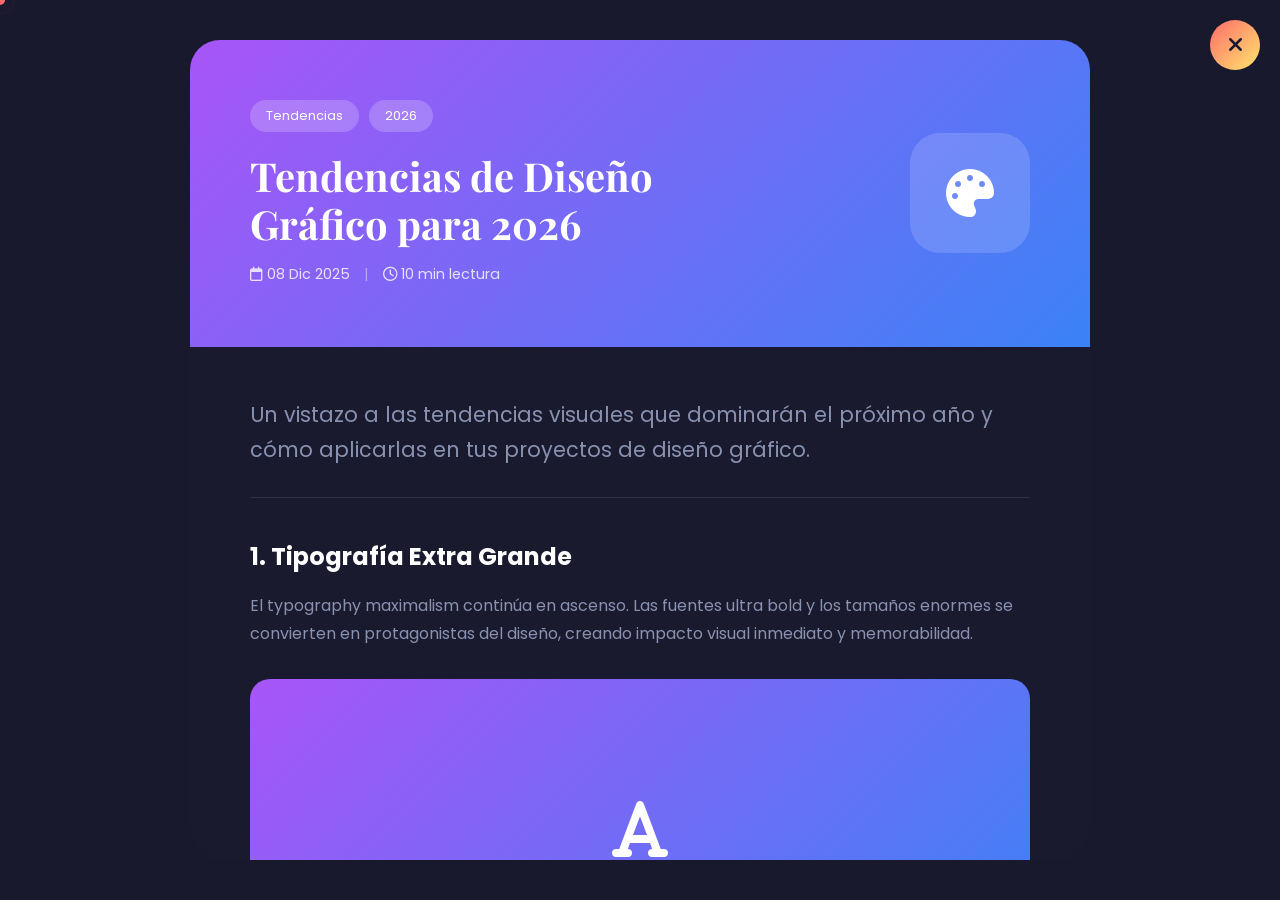
<file: blog-tendencias-diseno.html>
<!DOCTYPE html>
<html lang="es">
<head>
    <meta charset="UTF-8">
    <meta name="viewport" content="width=device-width, initial-scale=1.0">
    <title>Tendencias de Diseño Gráfico 2026 | ID</title>
    <link rel="icon" type="image/png" href="assets/Imagenes/favicon.png">
    <link rel="stylesheet" href="styles.css">
    <link href="https://fonts.googleapis.com/css2?family=Poppins:wght@300;400;500;600;700;800&family=Playfair+Display:wght@400;500;600;700&display=swap" rel="stylesheet">
    <link rel="stylesheet" href="https://cdnjs.cloudflare.com/ajax/libs/font-awesome/6.4.0/css/all.min.css">
</head>
<body>
    <div class="cursor"></div>
    <div class="cursor-follower"></div>
    
    <div class="article-modal-overlay" onclick="window.location.href='index.html#blog'">
        <div class="article-modal" onclick="event.stopPropagation()">
            <button class="modal-close" onclick="window.location.href='index.html#blog'">
                <i class="fas fa-times"></i>
            </button>
            
            <div class="article-hero" style="background: linear-gradient(135deg, #A855F7, #3B82F6);">
                <div class="article-hero-content">
                    <div class="article-tags">
                        <span class="article-tag">Tendencias</span>
                        <span class="article-tag">2026</span>
                    </div>
                    <h1 class="article-title">Tendencias de Diseño Gráfico para 2026</h1>
                    <p class="article-meta"><i class="far fa-calendar"></i> 08 Dic 2025 <span class="divider">|</span> <i class="far fa-clock"></i> 10 min lectura</p>
                </div>
                <div class="article-hero-icon">
                    <i class="fas fa-palette"></i>
                </div>
            </div>
            
            <div class="article-content">
                <div class="article-intro">
                    <p class="lead">Un vistazo a las tendencias visuales que dominarán el próximo año y cómo aplicarlas en tus proyectos de diseño gráfico.</p>
                </div>
                
                <article class="article-body">
                    <h2>1. Tipografía Extra Grande</h2>
                    <p>El typography maximalism continúa en ascenso. Las fuentes ultra bold y los tamaños enormes se convierten en protagonistas del diseño, creando impacto visual inmediato y memorabilidad.</p>
                    
                    <div class="article-image-placeholder" style="background: linear-gradient(135deg, #A855F7, #3B82F6);">
                        <i class="fas fa-font"></i>
                    </div>
                    
                    <h2>2. Gradientes 3D y Holográficos</h2>
                    <p>Los gradientes evolucionan hacia efectos más sofisticados con acabados holográficos y metallics que recuerdan ainterfaces futuristas y tecnología avanzada.</p>
                    
                    <div class="article-tip">
                        <i class="fas fa-palette"></i>
                        <p><strong>Aplicación:</strong> Usa gradientes sutiles para fondos y elementos más dramaticos para acentos y llamadas a la acción.</p>
                    </div>
                    
                    <h2>3. Diseño Neo-Brutalista</h2>
                    <p>Una evolución del brutalismo web con bordes duros, tipografía monospace, y un enfoque "raw" que celebra la honestidad visual y la funcionalidad sobre la forma tradicional.</p>
                    
                    <div class="article-quote">
                        <i class="fas fa-quote-left"></i>
                        <p>El neo-brutalismo no es anti-estética, es anti-falsedad.</p>
                        <cite>- Diseñadores del movimiento</cite>
                    </div>
                    
                    <h2>4. Micro-Animaciones y Motion Delight</h2>
                    <p>Las animaciones sutiles en elementos cotidianos como botones, formularios y transiciones de página mejoran la experiencia de usuario sin distraer.</p>
                    
                    <h2>5. Ilustraciones Customizadas</h2>
                    <p>Las marcas se alejan de los stock photos hacia ilustraciones únicas que reflejan su personalidad y valores de manera auténtica y diferenciadora.</p>
                    
                    <div class="article-image-placeholder" style="background: linear-gradient(135deg, #EC4899, #A855F7);">
                        <i class="fas fa-paint-brush"></i>
                    </div>
                    
                    <h2>6. Colores High-Contrast Neon</h2>
                    <p>Combinaciones audaces de neones con negros profundos o blancos absolutos crean identidades visuales impactantes y memorables.</p>
                    
                    <div class="article-grid-images">
                        <div class="grid-item" style="background: #FF6B6B;"></div>
                        <div class="grid-item" style="background: #4ECDC4;"></div>
                        <div class="grid-item" style="background: #FFE66D;"></div>
                        <div class="grid-item" style="background: #A855F7;"></div>
                    </div>
                    
                    <h2>7. Diseño Asimétrico Orgánico</h2>
                    <p>Las composiciones rompen con la simetría tradicional, usando formas orgánicas y flujos visuales inesperados que guían la mirada del usuario naturalmente.</p>
                    
                    <div class="article-tip success">
                        <i class="fas fa-check-circle"></i>
                        <p><strong>Dato:</strong> El 73% de los consumidores prefieren marcas con diseños visuales únicos y reconocibles.</p>
                    </div>
                    
                    <h2>8. Realidad Aumentada en Diseño</h2>
                    <p>La AR se integra en packaging, publicidad y experiencias de marca permitiendo interacciones innovadoras entre el mundo digital y físico.</p>
                    
                    <h2>9. Variable Fonts Dominan</h2>
                    <p>Las tipografías variables permiten infinitas variaciones de peso, anchura y estilo en un solo archivo, optimizando performance y creatividad.</p>
                    
                    <h2>10. Diseño Inclusivo por Defecto</h2>
                    <p>Considerar accesibilidad desde el inicio del proceso de diseño se vuelve norma, no opcional. Contraste adecuado, tamaños legibles y diseños que funcionan para todos.</p>
                </article>
                
                <div class="article-share">
                    <h4>Comparte este artículo</h4>
                    <div class="share-buttons">
                        <a href="https://www.facebook.com/profile.php?id=100085540763394" class="share-btn" target="_blank" rel="noopener noreferrer"><i class="fab fa-facebook-f"></i></a>
                        <a href="#" class="share-btn"><i class="fas fa-envelope"></i></a>
                    </div>
                </div>
                
                <div class="article-navigation">
                    <a href="blog-ilustraciones-vectoriales.html" class="article-nav prev">
                        <span class="nav-label"><i class="fas fa-arrow-left"></i> Artículo Anterior</span>
                        <span class="nav-title">Ilustraciones Vectoriales</span>
                    </a>
                    <a href="blog-tecnicas-creatividad.html" class="article-nav next">
                        <span class="nav-label">Siguiente Artículo <i class="fas fa-arrow-right"></i></span>
                        <span class="nav-title">Técnicas Creatividad</span>
                    </a>
                </div>
            </div>
            
            <div class="modal-footer">
                <a href="index.html#blog" class="back-to-blog">
                    <i class="fas fa-arrow-left"></i> Volver al Blog
                </a>
            </div>
        </div>
    </div>
    
    <script src="script.js"></script>
</body>
</html>
</file>
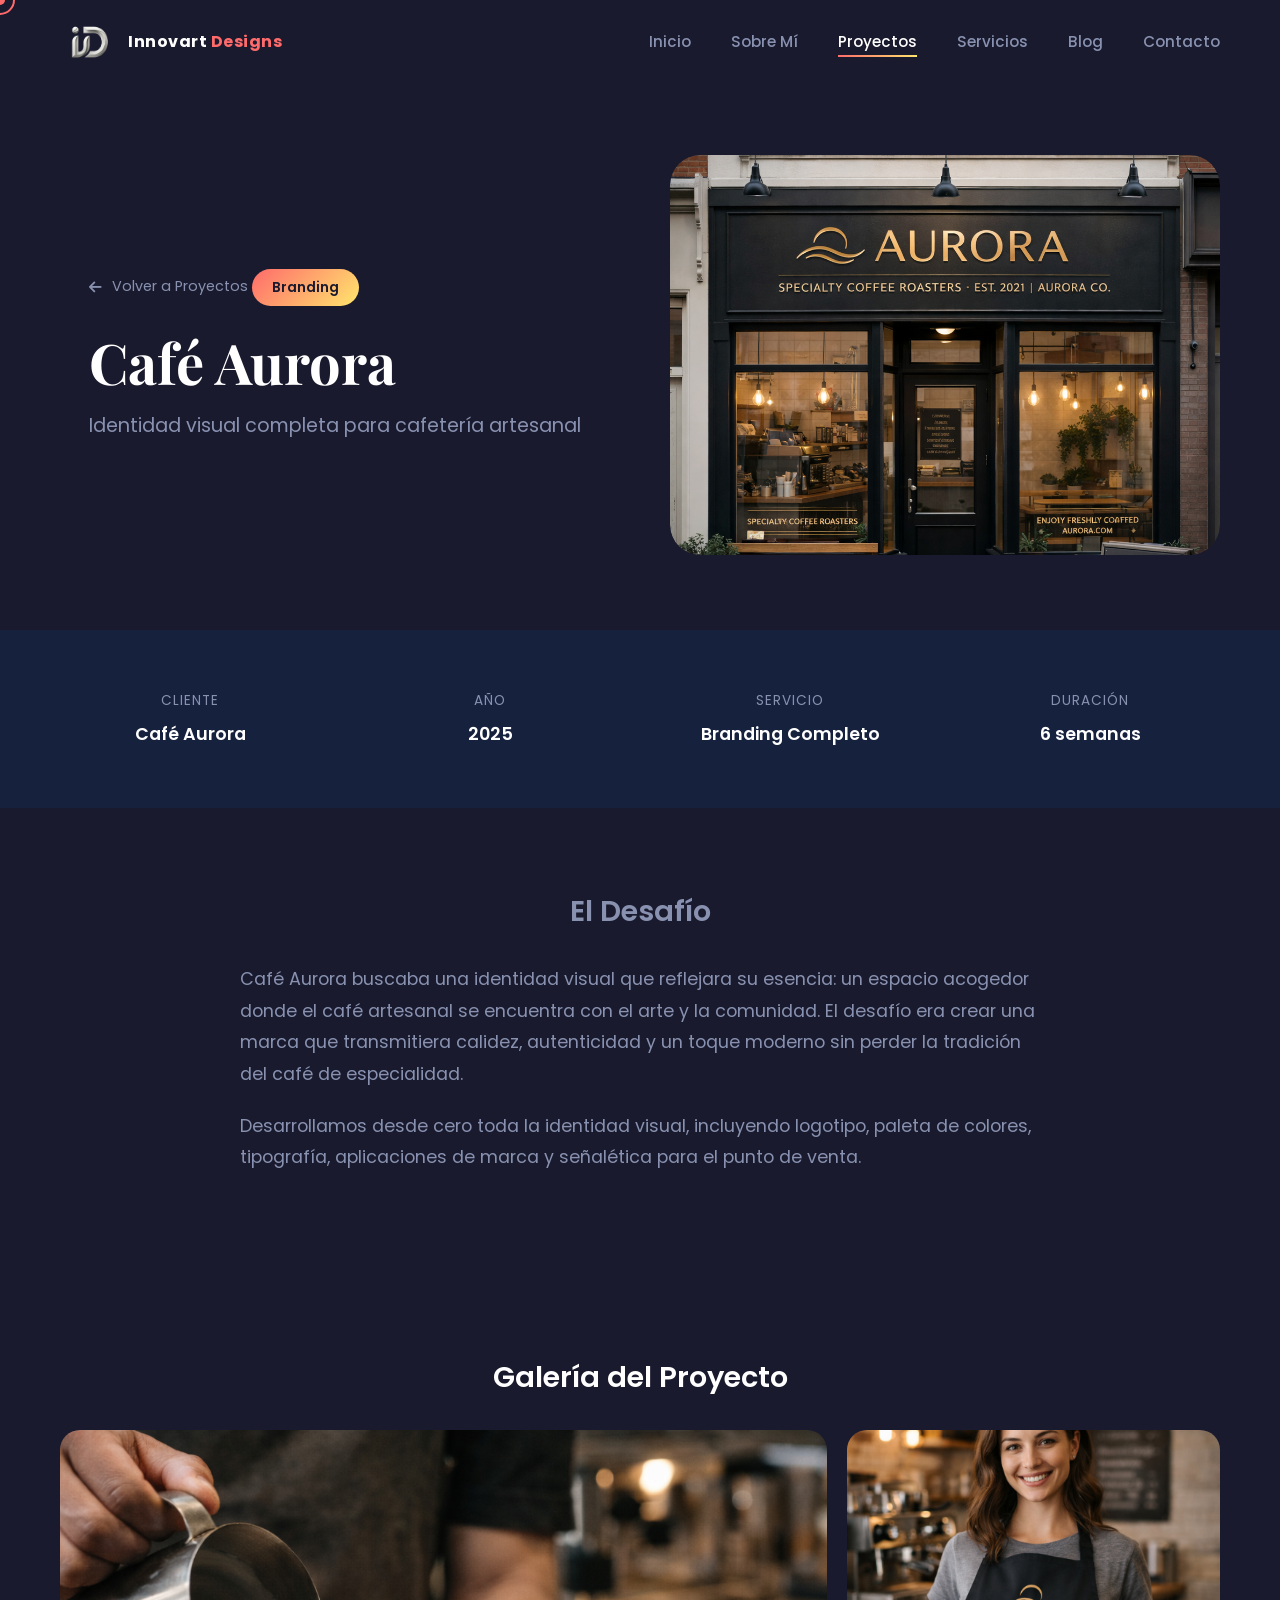
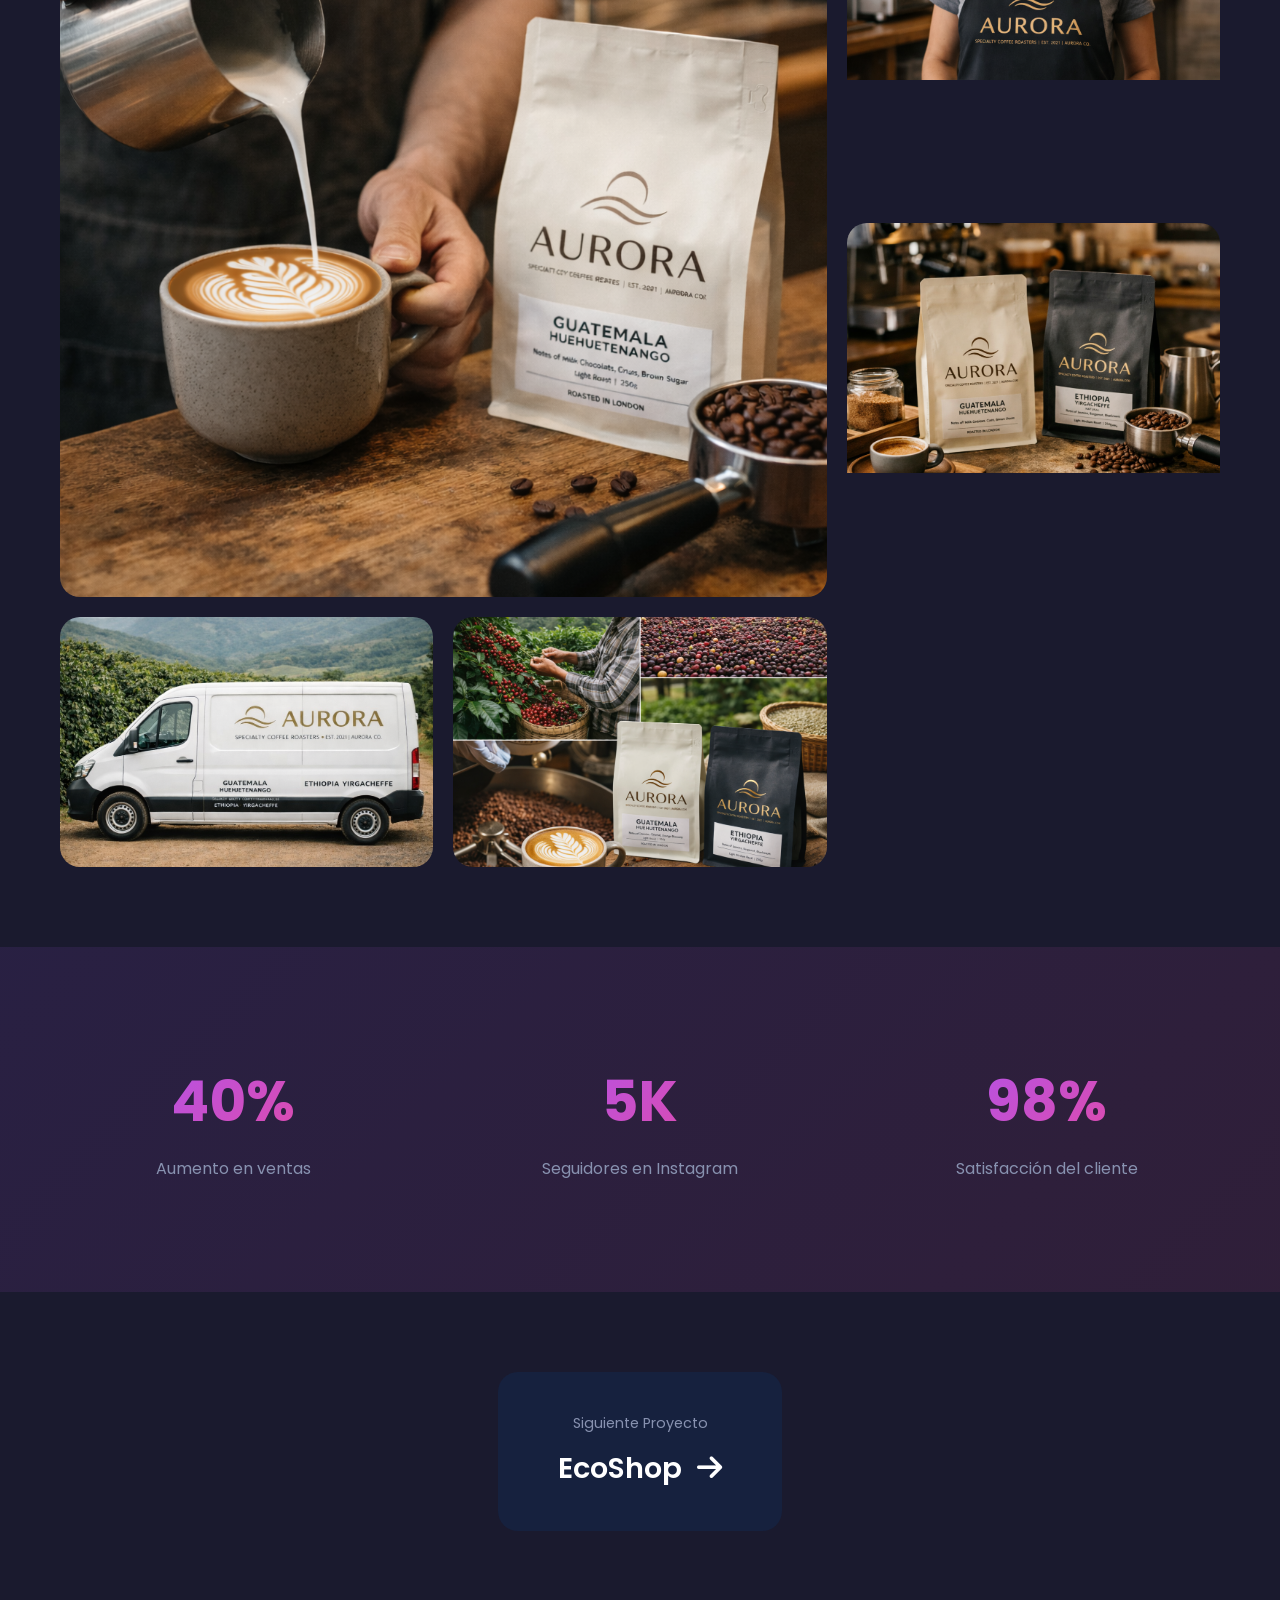
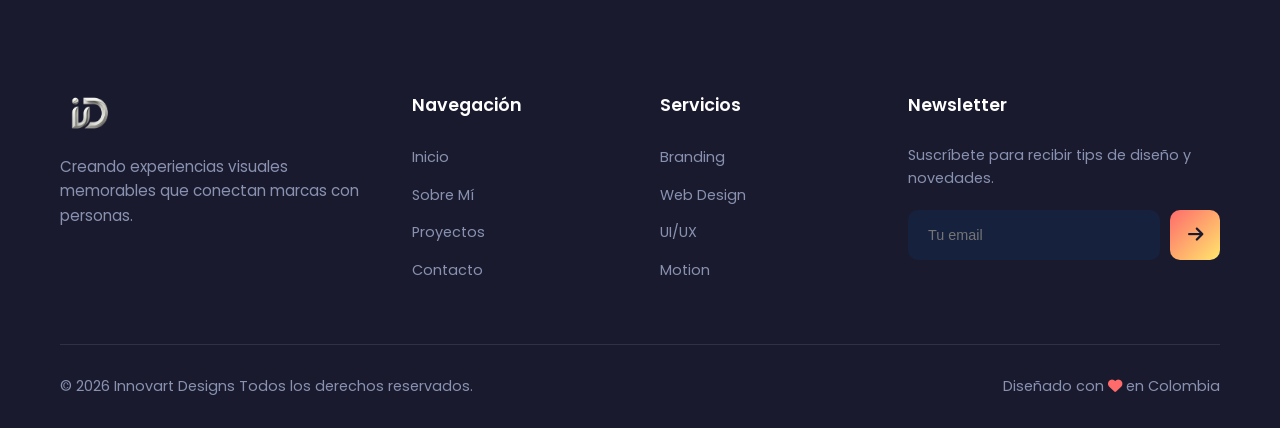
<file: proyecto-cafe-aurora.html>
<!DOCTYPE html>
<html lang="es">
<head>
    <meta charset="UTF-8">
    <meta name="viewport" content="width=device-width, initial-scale=1.0">
    <title>Café Aurora | ID</title>
    <link rel="icon" type="image/png" href="assets/Imagenes/favicon.png">
    <link rel="stylesheet" href="styles.css">
    <link href="https://fonts.googleapis.com/css2?family=Poppins:wght@300;400;500;600;700;800&family=Playfair+Display:wght@400;500;600;700&display=swap" rel="stylesheet">
    <link rel="stylesheet" href="https://cdnjs.cloudflare.com/ajax/libs/font-awesome/6.4.0/css/all.min.css">
</head>
<body>
    <!-- Cursor personalizado -->
    <div class="cursor"></div>
    <div class="cursor-follower"></div>

    <!-- Navegación -->
    <nav class="navbar">
        <div class="nav-container">
            <a href="index.html" class="logo">
                <img src="assets/Imagenes/Logo1_InnovartsDesings.png" alt="Innovart Designs" class="logo-img">
                <span class="logo-brand-name">Innovart <span class="logo-brand-accent">Designs</span></span>
            </a>
            <ul class="nav-links">
                <li><a href="index.html#home" class="nav-link">Inicio</a></li>
                <li><a href="index.html#about" class="nav-link">Sobre Mí</a></li>
                <li><a href="index.html#projects" class="nav-link active">Proyectos</a></li>
                <li><a href="index.html#services" class="nav-link">Servicios</a></li>
                <li><a href="index.html#blog" class="nav-link">Blog</a></li>
                <li><a href="index.html#contact" class="nav-link">Contacto</a></li>
            </ul>
            <div class="hamburger">
                <span></span>
                <span></span>
                <span></span>
            </div>
        </div>
    </nav>

    <!-- Menú móvil -->
    <div class="mobile-menu">
        <ul class="mobile-nav-links">
            <li><a href="index.html#home" class="mobile-nav-link">Inicio</a></li>
            <li><a href="index.html#about" class="mobile-nav-link">Sobre Mí</a></li>
            <li><a href="index.html#projects" class="mobile-nav-link">Proyectos</a></li>
            <li><a href="index.html#services" class="mobile-nav-link">Servicios</a></li>
            <li><a href="index.html#blog" class="mobile-nav-link">Blog</a></li>
            <li><a href="index.html#contact" class="mobile-nav-link">Contacto</a></li>
        </ul>
    </div>

    <!-- Hero del Proyecto -->
    <section class="project-hero">
        <div class="container">
            <div class="project-hero-content">
                <a href="index.html#projects" class="back-link">
                    <i class="fas fa-arrow-left"></i> Volver a Proyectos
                </a>
                <span class="project-category-tag">Branding</span>
                <h1 class="project-title-large">Café Aurora</h1>
                <p class="project-subtitle">Identidad visual completa para cafetería artesanal</p>
            </div>
        </div>
        <div class="project-hero-image">
            <img src="assets/Imagenes/cafe-aurora7.png" alt="Fachada Café Aurora - Specialty Coffee Roasters" class="hero-project-img">
        </div>
    </section>

    <!-- Información del Proyecto -->
    <section class="project-details">
        <div class="container">
            <div class="project-info-grid">
                <div class="project-info-item">
                    <span class="info-label">Cliente</span>
                    <span class="info-value">Café Aurora</span>
                </div>
                <div class="project-info-item">
                    <span class="info-label">Año</span>
                    <span class="info-value">2025</span>
                </div>
                <div class="project-info-item">
                    <span class="info-label">Servicio</span>
                    <span class="info-value">Branding Completo</span>
                </div>
                <div class="project-info-item">
                    <span class="info-label">Duración</span>
                    <span class="info-value">6 semanas</span>
                </div>
            </div>
        </div>
    </section>

    <!-- Descripción del Proyecto -->
    <section class="project-section">
        <div class="container">
            <div class="project-description">
                <h2 class="section-subtitle">El Desafío</h2>
                <p>
                    Café Aurora buscaba una identidad visual que reflejara su esencia: 
                    un espacio acogedor donde el café artesanal se encuentra con el arte 
                    y la comunidad. El desafío era crear una marca que transmitiera 
                    calidez, autenticidad y un toque moderno sin perder la tradición 
                    del café de especialidad.
                </p>
                <p>
                    Desarrollamos desde cero toda la identidad visual, incluyendo 
                    logotipo, paleta de colores, tipografía, aplicaciones de marca 
                    y señalética para el punto de venta.
                </p>
            </div>
        </div>
    </section>

    <!-- Galeria del Proyecto -->
    <section class="project-gallery">
        <div class="container">
            <h2 class="section-subtitle">Galería del Proyecto</h2>
            <div class="gallery-grid">
                <div class="gallery-item large">
                    <img src="assets/Imagenes/cafe-aurora5.png" alt="Barista preparando latte art - Café Aurora Guatemala Huehuetenango" class="gallery-img">
                </div>
                <div class="gallery-item">
                    <img src="assets/Imagenes/cafe-aurora1.png" alt="Barista con delantal Aurora en cafetería" class="gallery-img">
                </div>
                <div class="gallery-item">
                    <img src="assets/Imagenes/cafe-aurora6.png" alt="Bolsas de café Aurora Guatemala y Etiopía" class="gallery-img">
                </div>
                <div class="gallery-item">
                    <img src="assets/Imagenes/cafe-aurora3.png" alt="Furgoneta de reparto con branding Aurora en paisaje montañoso" class="gallery-img">
                </div>
                <div class="gallery-item">
                    <img src="assets/Imagenes/cafe-aurora4.png" alt="Collage de origen del café, bolsas Aurora y latte art" class="gallery-img">
                </div>
            </div>
        </div>
    </section>

    <!-- Resultados -->
    <section class="project-section results-section">
        <div class="container">
            <div class="results-grid">
                <div class="result-item">
                    <span class="result-number">40%</span>
                    <span class="result-label">Aumento en ventas</span>
                </div>
                <div class="result-item">
                    <span class="result-number">5K</span>
                    <span class="result-label">Seguidores en Instagram</span>
                </div>
                <div class="result-item">
                    <span class="result-number">98%</span>
                    <span class="result-label">Satisfacción del cliente</span>
                </div>
            </div>
        </div>
    </section>

    <!-- Proyecto Siguiente -->
    <section class="next-project">
        <div class="container">
            <a href="proyecto-ecoshop.html" class="next-project-link">
                <span class="next-label">Siguiente Proyecto</span>
                <span class="next-title">EcoShop <i class="fas fa-arrow-right"></i></span>
            </a>
        </div>
    </section>

    <!-- Footer -->
    <footer class="footer">
        <div class="container">
            <div class="footer-content">
                <div class="footer-brand">
                    <a href="index.html" class="logo">
                        <img src="assets/Imagenes/Logo1_InnovartsDesings.png" alt="Innovart Designs" class="logo-img">
                    </a>
                    <p class="footer-description">
                        Creando experiencias visuales memorables que conectan marcas con personas.
                    </p>
                </div>
                <div class="footer-links">
                    <h4>Navegación</h4>
                    <ul>
                        <li><a href="index.html#home">Inicio</a></li>
                        <li><a href="index.html#about">Sobre Mí</a></li>
                        <li><a href="index.html#projects">Proyectos</a></li>
                        <li><a href="index.html#contact">Contacto</a></li>
                    </ul>
                </div>
                <div class="footer-links">
                    <h4>Servicios</h4>
                    <ul>
                        <li><a href="index.html#services">Branding</a></li>
                        <li><a href="index.html#services">Web Design</a></li>
                        <li><a href="index.html#services">UI/UX</a></li>
                        <li><a href="index.html#services">Motion</a></li>
                    </ul>
                </div>
                <div class="footer-newsletter">
                    <h4>Newsletter</h4>
                    <p>Suscríbete para recibir tips de diseño y novedades.</p>
                    <form class="newsletter-form">
                        <input type="email" placeholder="Tu email">
                        <button type="submit"><i class="fas fa-arrow-right"></i></button>
                    </form>
                </div>
            </div>
            <div class="footer-bottom">
                <p>&copy; 2026 Innovart Designs Todos los derechos reservados.</p>
                <p>Diseñado con <i class="fas fa-heart"></i> en Colombia</p>
            </div>
        </div>
    </footer>

    <script src="script.js"></script>
</body>
</html>
</file>
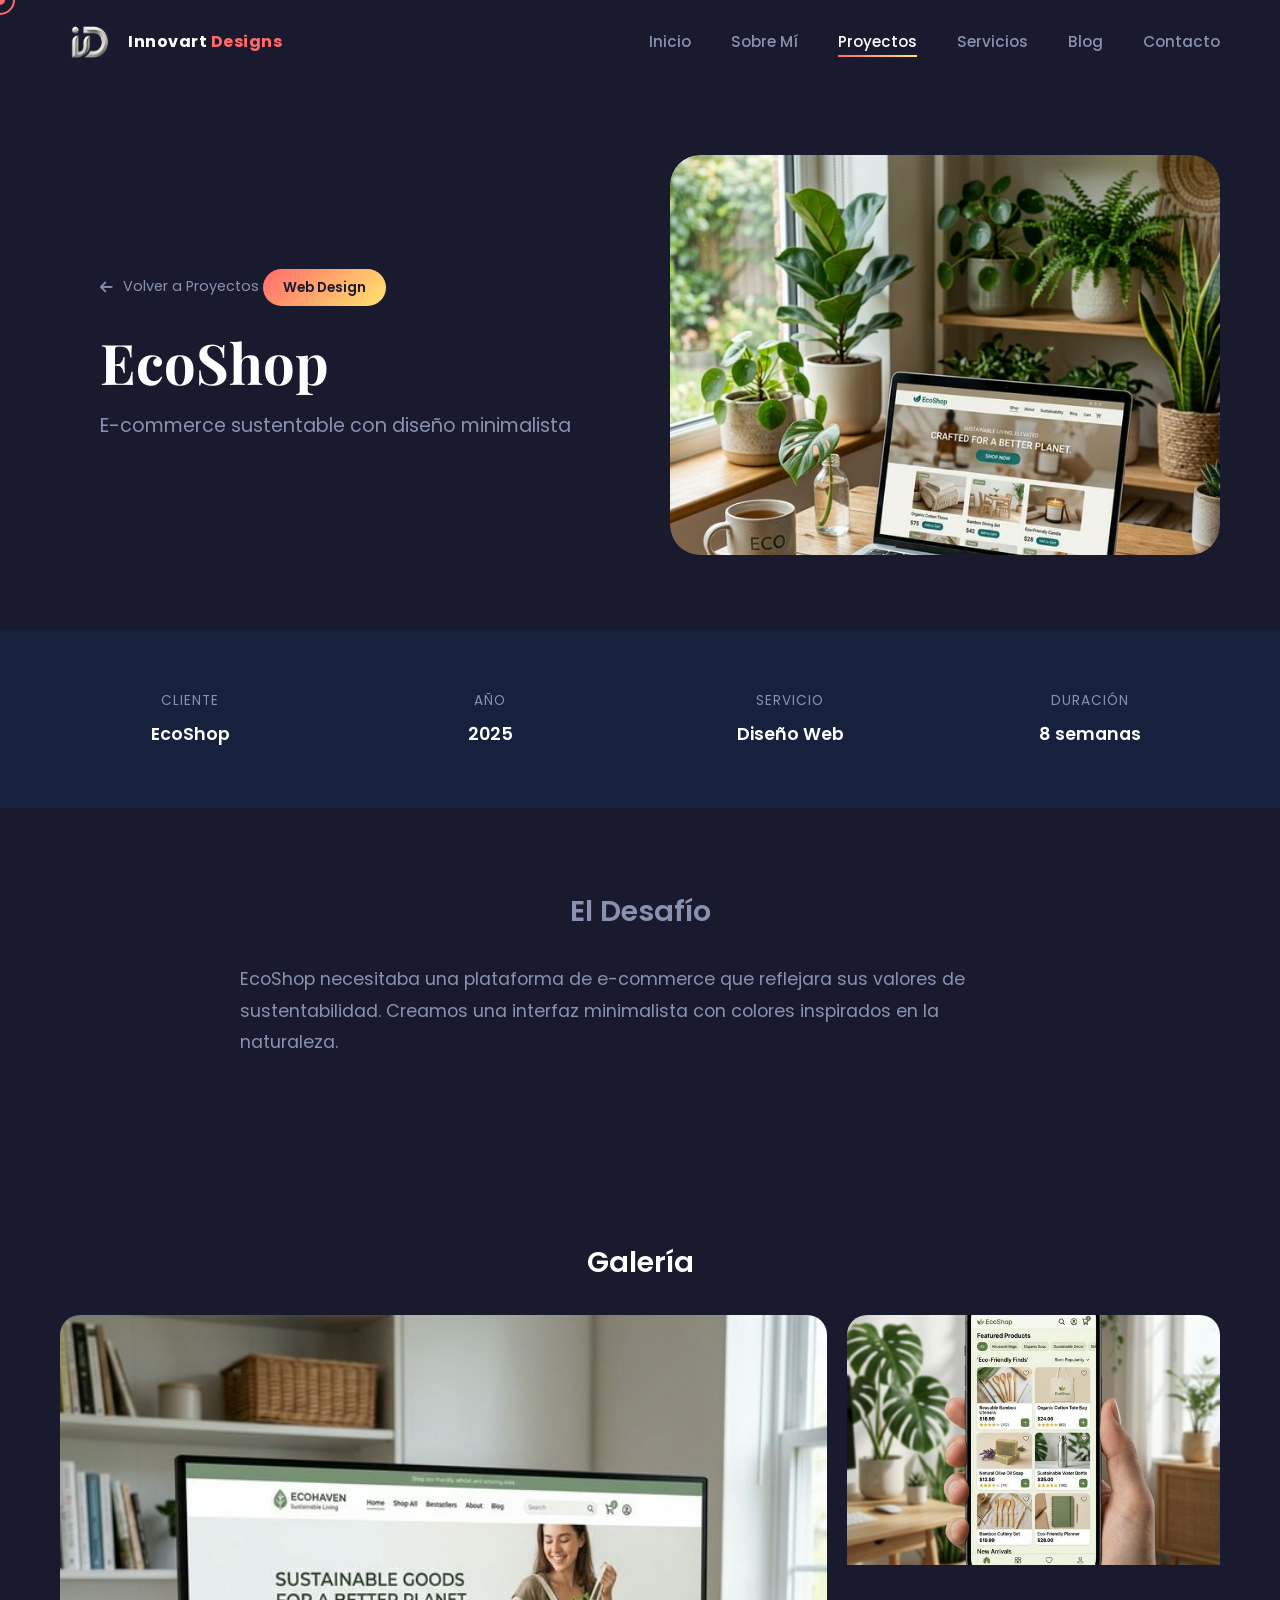
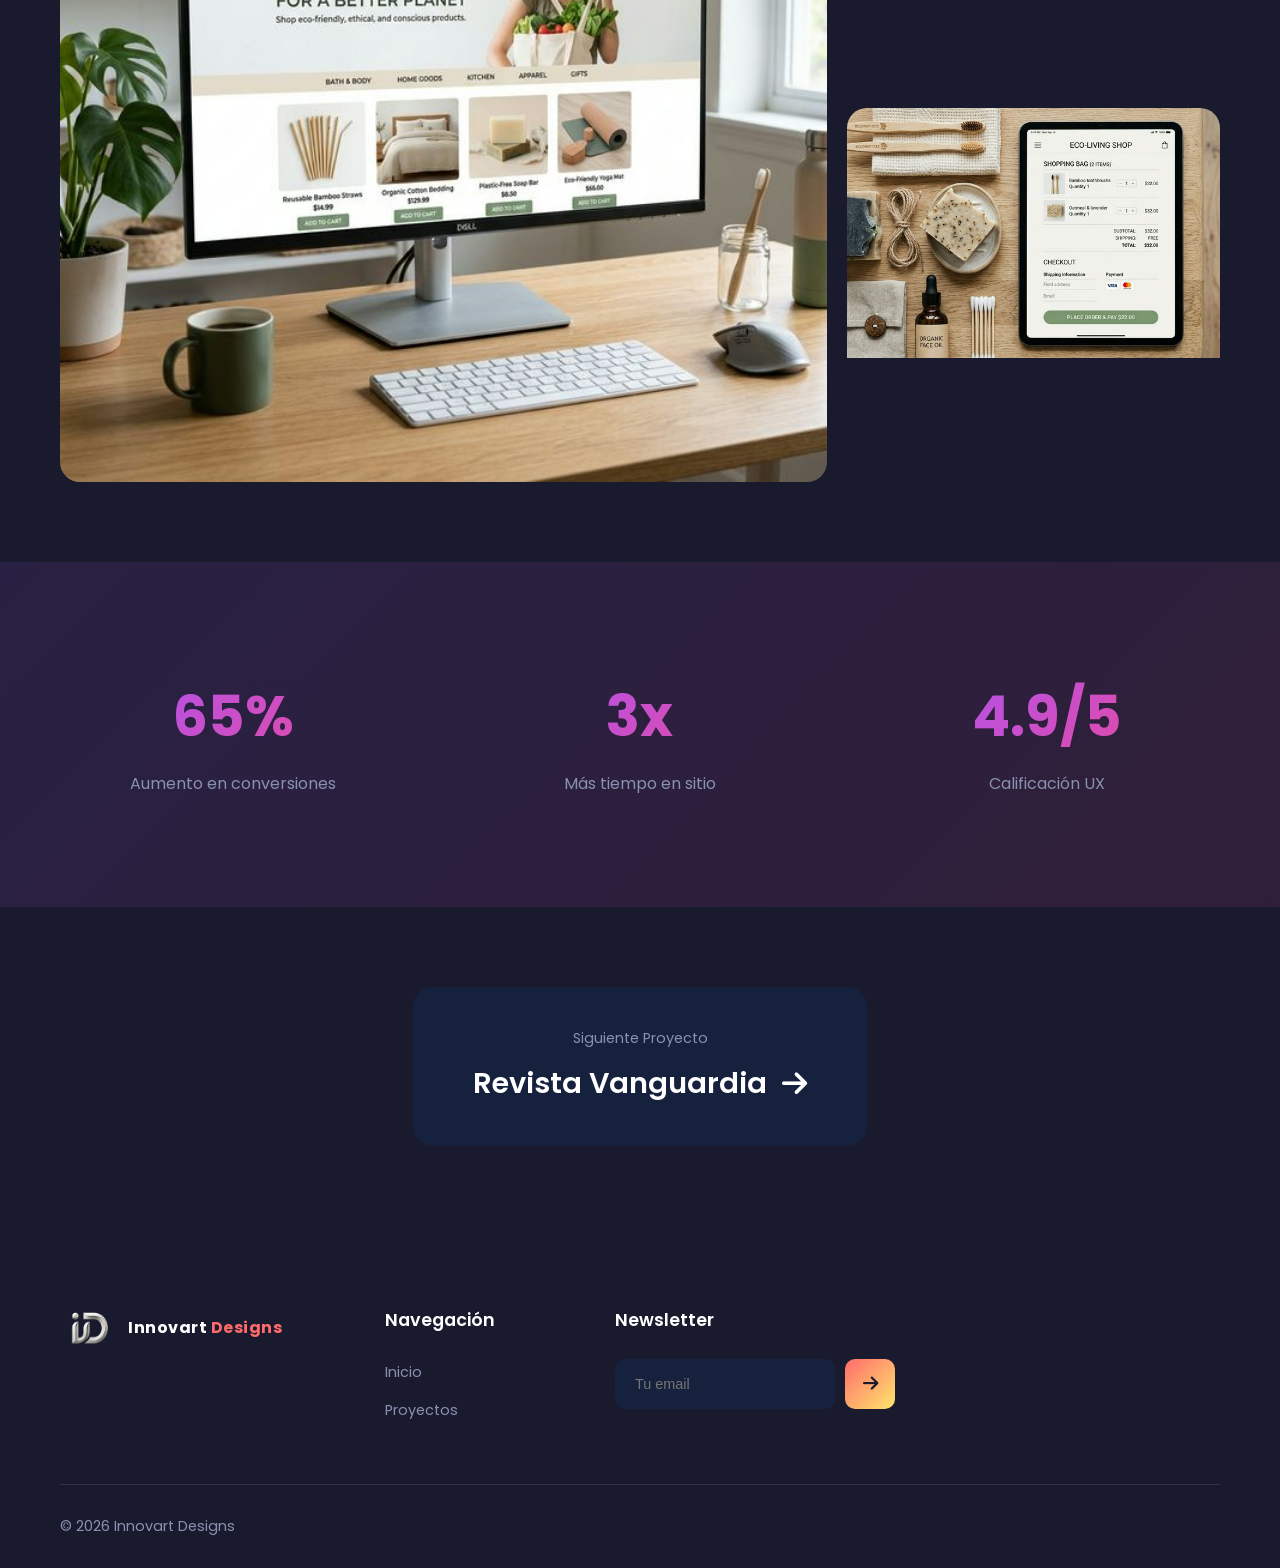
<file: proyecto-ecoshop.html>
<!DOCTYPE html>
<html lang="es">
<head>
    <meta charset="UTF-8">
    <meta name="viewport" content="width=device-width, initial-scale=1.0">
    <title>EcoShop | ID</title>
    <link rel="icon" type="image/png" href="assets/Imagenes/favicon.png">
    <link rel="stylesheet" href="styles.css">
    <link href="https://fonts.googleapis.com/css2?family=Poppins:wght@300;400;500;600;700;800&family=Playfair+Display:wght@400;500;600;700&display=swap" rel="stylesheet">
    <link rel="stylesheet" href="https://cdnjs.cloudflare.com/ajax/libs/font-awesome/6.4.0/css/all.min.css">
</head>
<body>
    <div class="cursor"></div>
    <div class="cursor-follower"></div>

    <nav class="navbar">
        <div class="nav-container">
            <a href="index.html" class="logo"><img src="assets/Imagenes/Logo1_InnovartsDesings.png" alt="Innovart Designs" class="logo-img"><span class="logo-brand-name">Innovart <span class="logo-brand-accent">Designs</span></span></a>
            <ul class="nav-links">
                <li><a href="index.html#home" class="nav-link">Inicio</a></li>
                <li><a href="index.html#about" class="nav-link">Sobre Mí</a></li>
                <li><a href="index.html#projects" class="nav-link active">Proyectos</a></li>
                <li><a href="index.html#services" class="nav-link">Servicios</a></li>
                <li><a href="index.html#blog" class="nav-link">Blog</a></li>
                <li><a href="index.html#contact" class="nav-link">Contacto</a></li>
            </ul>
            <div class="hamburger"><span></span><span></span><span></span></div>
        </div>
    </nav>

    <div class="mobile-menu">
        <ul class="mobile-nav-links">
            <li><a href="index.html#home" class="mobile-nav-link">Inicio</a></li>
            <li><a href="index.html#projects" class="mobile-nav-link">Proyectos</a></li>
            <li><a href="index.html#contact" class="mobile-nav-link">Contacto</a></li>
        </ul>
    </div>

    <section class="project-hero">
        <div class="container">
            <div class="project-hero-content">
                <a href="index.html#projects" class="back-link"><i class="fas fa-arrow-left"></i> Volver a Proyectos</a>
                <span class="project-category-tag">Web Design</span>
                <h1 class="project-title-large">EcoShop</h1>
                <p class="project-subtitle">E-commerce sustentable con diseño minimalista</p>
            </div>
        </div>
        <div class="project-hero-image">
            <img src="assets/Imagenes/ecoshop_hero.png" alt="EcoShop UI" class="hero-project-img">
        </div>
    </section>

    <section class="project-details">
        <div class="container">
            <div class="project-info-grid">
                <div class="project-info-item"><span class="info-label">Cliente</span><span class="info-value">EcoShop</span></div>
                <div class="project-info-item"><span class="info-label">Año</span><span class="info-value">2025</span></div>
                <div class="project-info-item"><span class="info-label">Servicio</span><span class="info-value">Diseño Web</span></div>
                <div class="project-info-item"><span class="info-label">Duración</span><span class="info-value">8 semanas</span></div>
            </div>
        </div>
    </section>

    <section class="project-section">
        <div class="container">
            <div class="project-description">
                <h2 class="section-subtitle">El Desafío</h2>
                <p>EcoShop necesitaba una plataforma de e-commerce que reflejara sus valores de sustentabilidad. Creamos una interfaz minimalista con colores inspirados en la naturaleza.</p>
            </div>
        </div>
    </section>

    <section class="project-gallery">
        <div class="container">
            <h2 class="section-subtitle">Galería</h2>
            <div class="gallery-grid">
                <div class="gallery-item large">
                    <img src="assets/Imagenes/ecoshop_gal1.png" alt="EcoShop Gallery 1" class="gallery-img">
                </div>
                <div class="gallery-item">
                    <img src="assets/Imagenes/ecoshop_gal2.png" alt="EcoShop Gallery 2" class="gallery-img">
                </div>
                <div class="gallery-item">
                    <img src="assets/Imagenes/ecoshop_gal3.png" alt="EcoShop Gallery 3" class="gallery-img">
                </div>
            </div>
        </div>
    </section>

    <section class="project-section results-section">
        <div class="container">
            <div class="results-grid">
                <div class="result-item"><span class="result-number">65%</span><span class="result-label">Aumento en conversiones</span></div>
                <div class="result-item"><span class="result-number">3x</span><span class="result-label">Más tiempo en sitio</span></div>
                <div class="result-item"><span class="result-number">4.9/5</span><span class="result-label">Calificación UX</span></div>
            </div>
        </div>
    </section>

    <section class="next-project">
        <div class="container">
            <a href="proyecto-revista-vanguardia.html" class="next-project-link">
                <span class="next-label">Siguiente Proyecto</span>
                <span class="next-title">Revista Vanguardia <i class="fas fa-arrow-right"></i></span>
            </a>
        </div>
    </section>

    <footer class="footer">
        <div class="container">
            <div class="footer-content">
                <div class="footer-brand"><a href="index.html" class="logo"><img src="assets/Imagenes/Logo1_InnovartsDesings.png" alt="Innovart Designs" class="logo-img"><span class="logo-brand-name">Innovart <span class="logo-brand-accent">Designs</span></span></a></div>
                <div class="footer-links"><h4>Navegación</h4><ul><li><a href="index.html#home">Inicio</a></li><li><a href="index.html#projects">Proyectos</a></li></ul></div>
                <div class="footer-newsletter"><h4>Newsletter</h4><form class="newsletter-form"><input type="email" placeholder="Tu email"><button type="submit"><i class="fas fa-arrow-right"></i></button></form></div>
            </div>
            <div class="footer-bottom"><p>&copy; 2026 Innovart Designs</p></div>
        </div>
    </footer>
    <script src="script.js"></script>
</body>
</html>
</file>
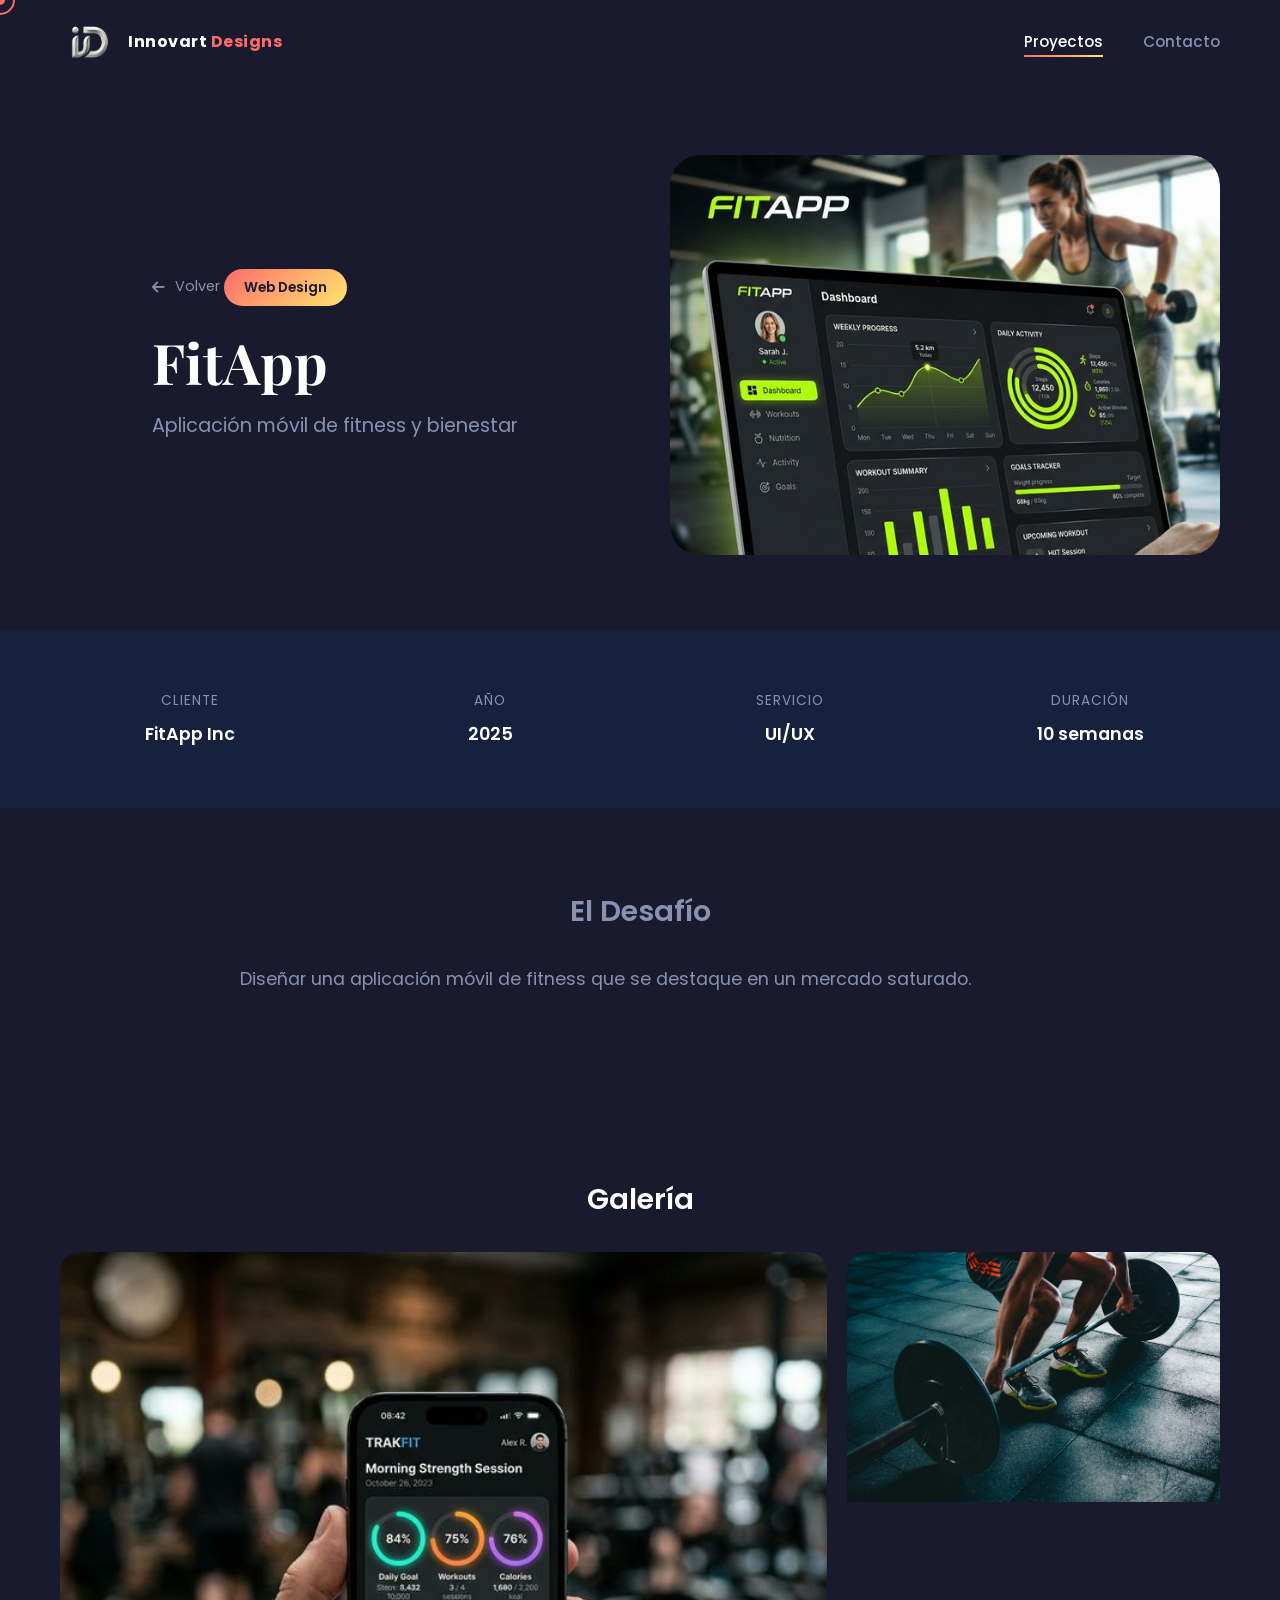
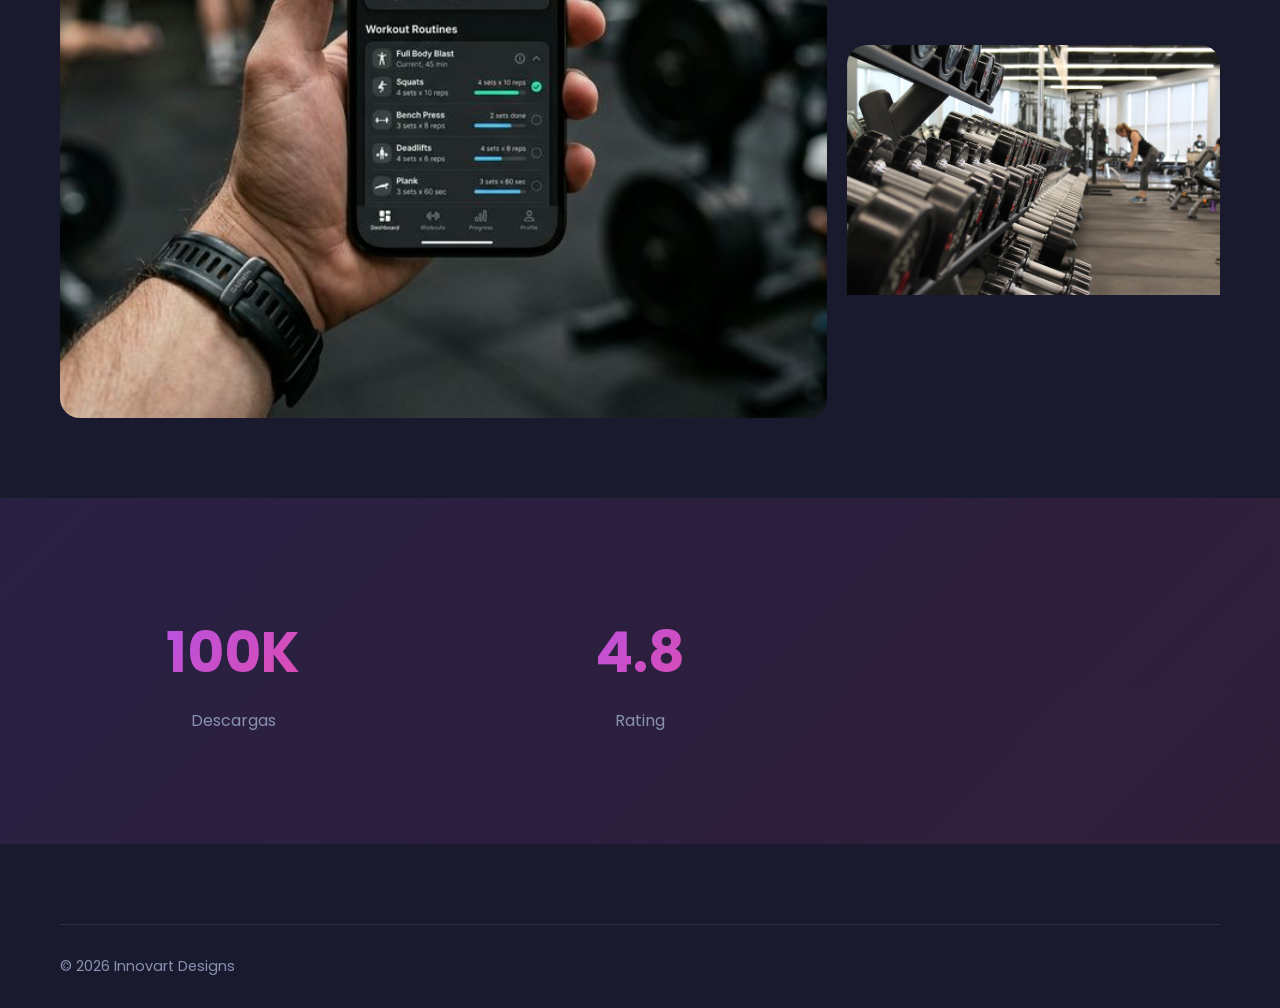
<file: proyecto-fitapp.html>
<!DOCTYPE html>
<html lang="es">
<head>
    <meta charset="UTF-8">
    <meta name="viewport" content="width=device-width, initial-scale=1.0">
    <title>FitApp | ID</title>
    <link rel="icon" type="image/png" href="assets/Imagenes/favicon.png">
    <link rel="stylesheet" href="styles.css">
    <link href="https://fonts.googleapis.com/css2?family=Poppins:wght@300;400;500;600;700;800&family=Playfair+Display:wght@400;500;600;700&display=swap" rel="stylesheet">
    <link rel="stylesheet" href="https://cdnjs.cloudflare.com/ajax/libs/font-awesome/6.4.0/css/all.min.css">
</head>
<body>
    <div class="cursor"></div>
    <div class="cursor-follower"></div>
    <nav class="navbar">
        <div class="nav-container">
            <a href="index.html" class="logo"><img src="assets/Imagenes/Logo1_InnovartsDesings.png" alt="Innovart Designs" class="logo-img"><span class="logo-brand-name">Innovart <span class="logo-brand-accent">Designs</span></span></a>
            <ul class="nav-links">
                <li><a href="index.html#projects" class="nav-link active">Proyectos</a></li>
                <li><a href="index.html#contact" class="nav-link">Contacto</a></li>
            </ul>
            <div class="hamburger"><span></span><span></span><span></span></div>
        </div>
    </nav>
    <section class="project-hero">
        <div class="container">
            <div class="project-hero-content">
                <a href="index.html#projects" class="back-link"><i class="fas fa-arrow-left"></i> Volver</a>
                <span class="project-category-tag">Web Design</span>
                <h1 class="project-title-large">FitApp</h1>
                <p class="project-subtitle">Aplicación móvil de fitness y bienestar</p>
            </div>
        </div>
        <div class="project-hero-image">
            <img src="assets/Imagenes/fitapp_hero.png" alt="FitApp UI" class="hero-project-img">
        </div>
    </section>
    <section class="project-details">
        <div class="container">
            <div class="project-info-grid">
                <div class="project-info-item"><span class="info-label">Cliente</span><span class="info-value">FitApp Inc</span></div>
                <div class="project-info-item"><span class="info-label">Año</span><span class="info-value">2025</span></div>
                <div class="project-info-item"><span class="info-label">Servicio</span><span class="info-value">UI/UX</span></div>
                <div class="project-info-item"><span class="info-label">Duración</span><span class="info-value">10 semanas</span></div>
            </div>
        </div>
    </section>
    <section class="project-section">
        <div class="container">
            <div class="project-description">
                <h2 class="section-subtitle">El Desafío</h2>
                <p>Diseñar una aplicación móvil de fitness que se destaque en un mercado saturado.</p>
            </div>
        </div>
    </section>
    <section class="project-gallery">
        <div class="container">
            <h2 class="section-subtitle">Galería</h2>
            <div class="gallery-grid">
                <div class="gallery-item large">
                    <img src="assets/Imagenes/fitapp_gal1.png" alt="FitApp Gallery 1" class="gallery-img">
                </div>
                <div class="gallery-item">
                    <img src="assets/Imagenes/fitapp_gal2.png" alt="FitApp Gallery 2" class="gallery-img">
                </div>
                <div class="gallery-item">
                    <img src="assets/Imagenes/fitapp_gal3.png" alt="FitApp Gallery 3" class="gallery-img">
                </div>
            </div>
        </div>
    </section>
    <section class="project-section results-section">
        <div class="container">
            <div class="results-grid">
                <div class="result-item"><span class="result-number">100K</span><span class="result-label">Descargas</span></div>
                <div class="result-item"><span class="result-number">4.8</span><span class="result-label">Rating</span></div>
            </div>
        </div>
    </section>
    <footer class="footer">
        <div class="container">
            <div class="footer-bottom"><p>&copy; 2026 Innovart Designs</p></div>
        </div>
    </footer>
    <script src="script.js"></script>
</body>
</html>
</file>
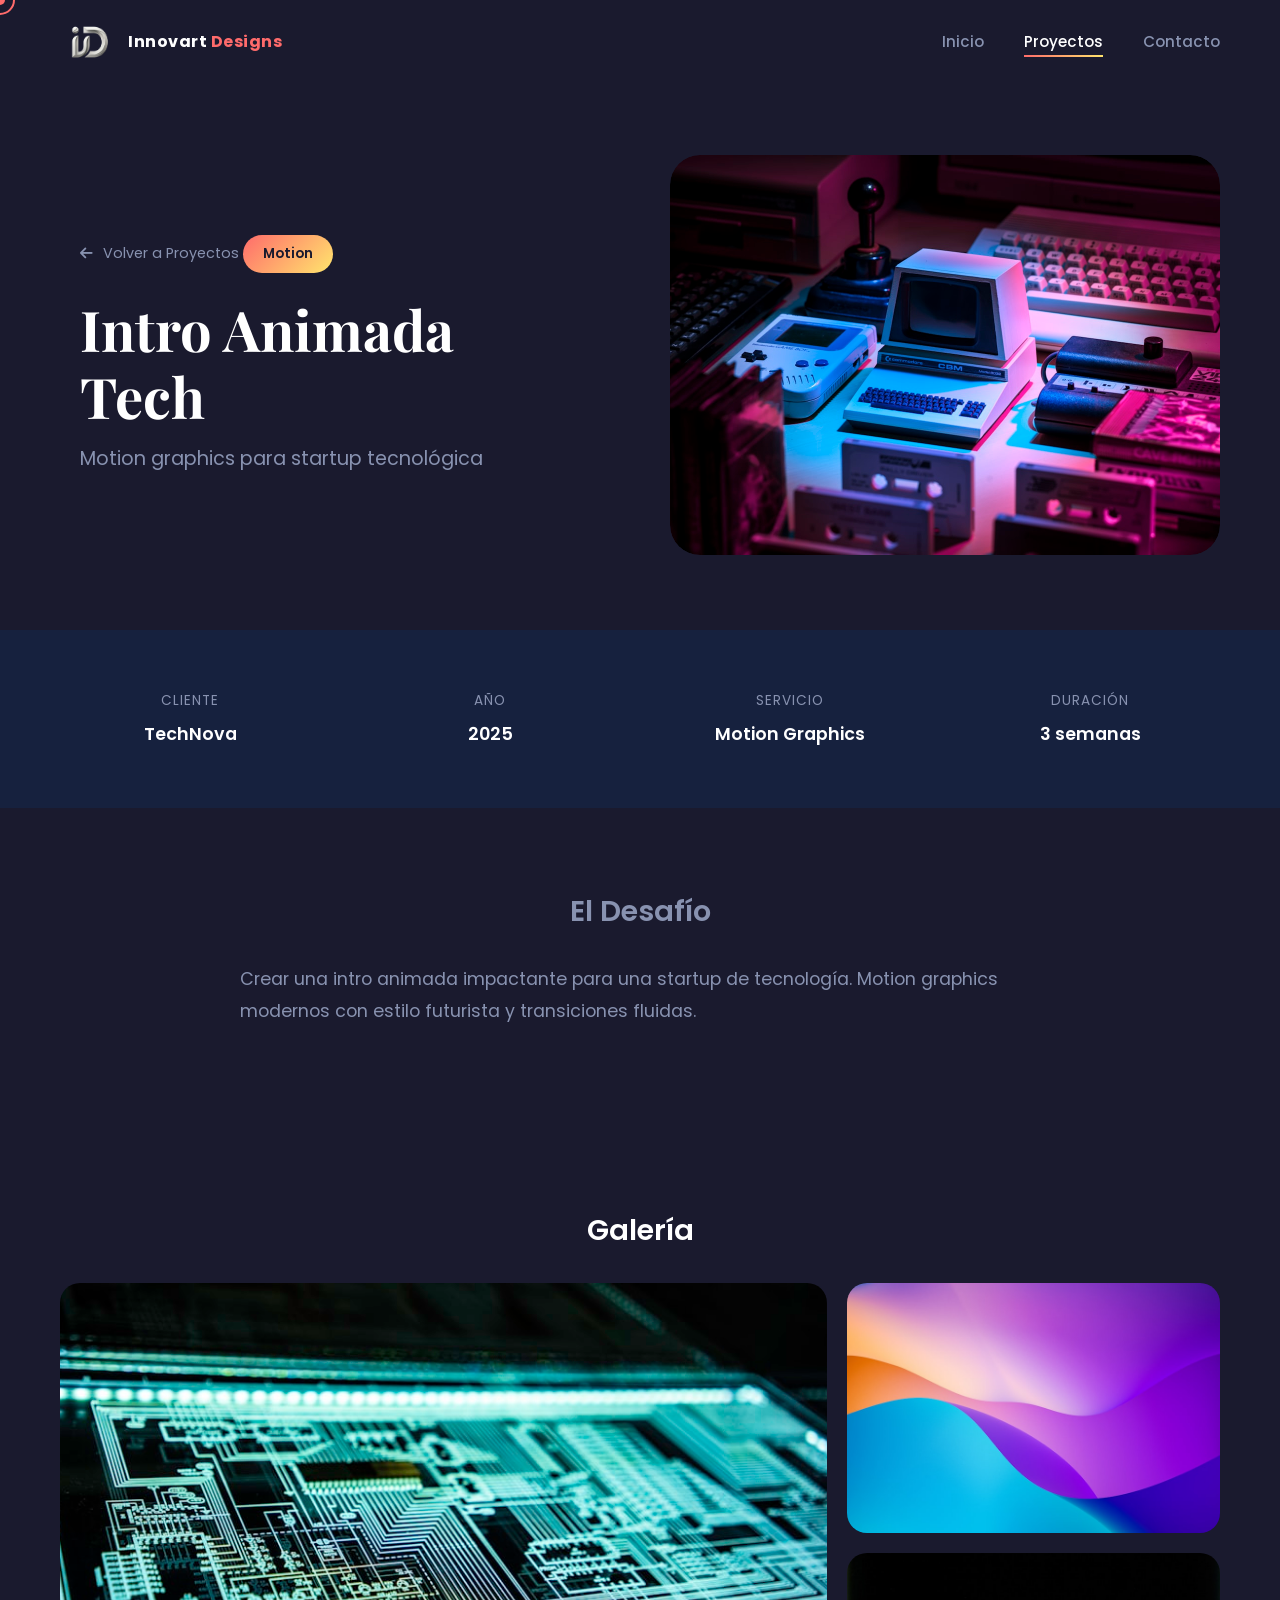
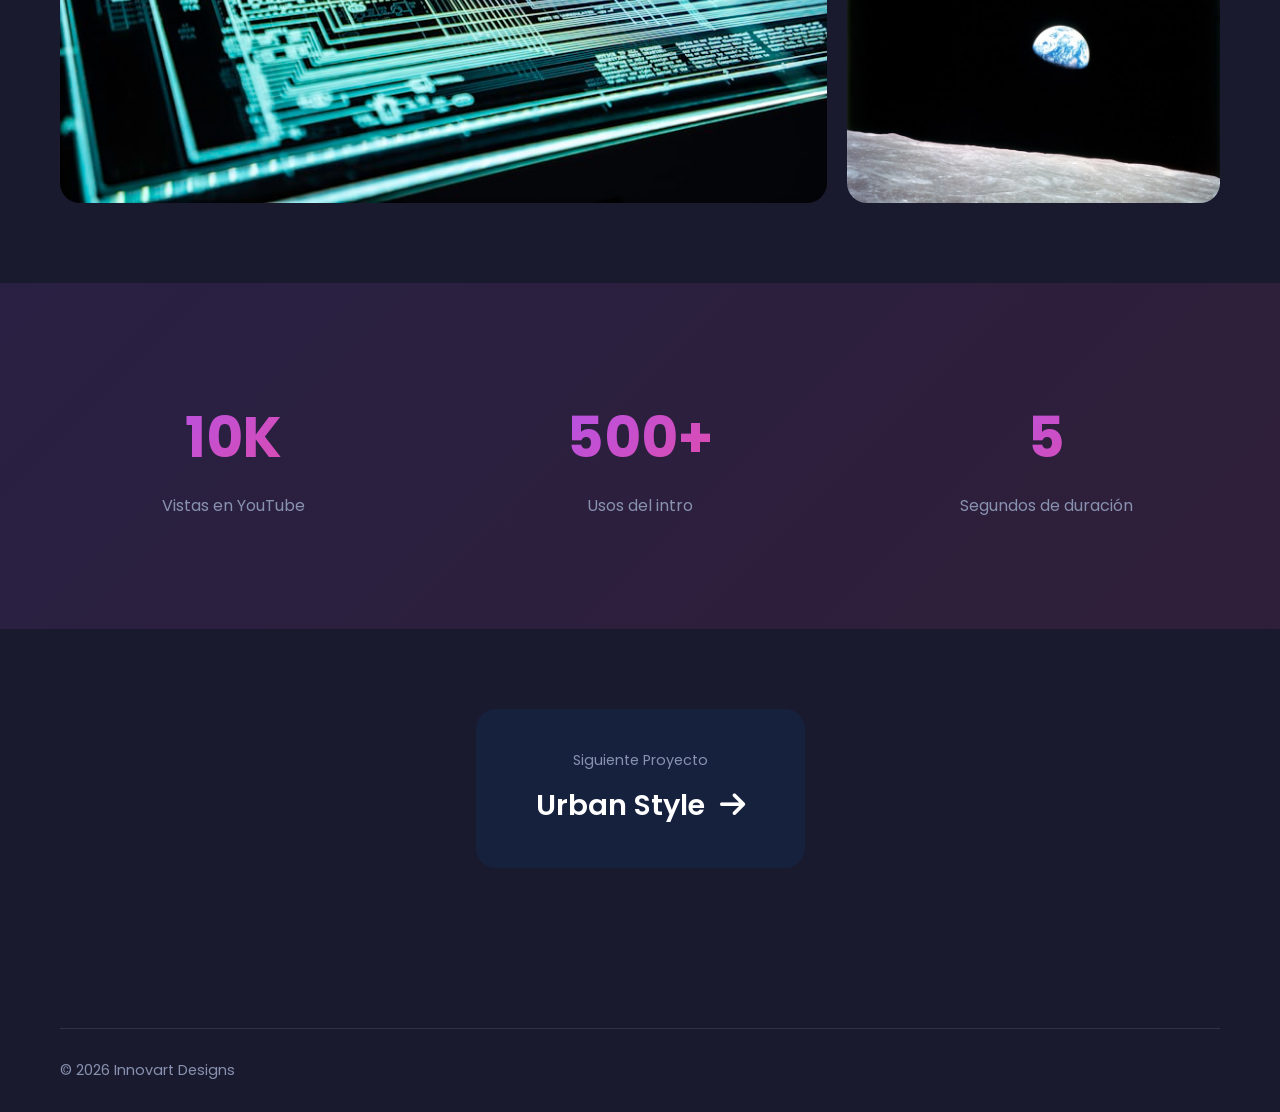
<file: proyecto-intro-animada.html>
<!DOCTYPE html>
<html lang="es">
<head>
    <meta charset="UTF-8">
    <meta name="viewport" content="width=device-width, initial-scale=1.0">
    <title>Intro Animada Tech | ID</title>
    <link rel="icon" type="image/png" href="assets/Imagenes/favicon.png">
    <link rel="stylesheet" href="styles.css">
    <link href="https://fonts.googleapis.com/css2?family=Poppins:wght@300;400;500;600;700;800&family=Playfair+Display:wght@400;500;600;700&display=swap" rel="stylesheet">
    <link rel="stylesheet" href="https://cdnjs.cloudflare.com/ajax/libs/font-awesome/6.4.0/css/all.min.css">
</head>
<body>
    <div class="cursor"></div>
    <div class="cursor-follower"></div>
    <nav class="navbar">
        <div class="nav-container">
            <a href="index.html" class="logo"><img src="assets/Imagenes/Logo1_InnovartsDesings.png" alt="Innovart Designs" class="logo-img"><span class="logo-brand-name">Innovart <span class="logo-brand-accent">Designs</span></span></a>
            <ul class="nav-links">
                <li><a href="index.html#home" class="nav-link">Inicio</a></li>
                <li><a href="index.html#projects" class="nav-link active">Proyectos</a></li>
                <li><a href="index.html#contact" class="nav-link">Contacto</a></li>
            </ul>
            <div class="hamburger"><span></span><span></span><span></span></div>
        </div>
    </nav>
    <section class="project-hero">
        <div class="container">
            <div class="project-hero-content">
                <a href="index.html#projects" class="back-link"><i class="fas fa-arrow-left"></i> Volver a Proyectos</a>
                <span class="project-category-tag">Motion</span>
                <h1 class="project-title-large">Intro Animada Tech</h1>
                <p class="project-subtitle">Motion graphics para startup tecnológica</p>
            </div>
        </div>
        <div class="project-hero-image">
            <img src="assets/Imagenes/intro_hero.png" alt="Intro Animada mockup" class="hero-project-img">
        </div>
    </section>
    <section class="project-details">
        <div class="container">
            <div class="project-info-grid">
                <div class="project-info-item"><span class="info-label">Cliente</span><span class="info-value">TechNova</span></div>
                <div class="project-info-item"><span class="info-label">Año</span><span class="info-value">2025</span></div>
                <div class="project-info-item"><span class="info-label">Servicio</span><span class="info-value">Motion Graphics</span></div>
                <div class="project-info-item"><span class="info-label">Duración</span><span class="info-value">3 semanas</span></div>
            </div>
        </div>
    </section>
    <section class="project-section">
        <div class="container">
            <div class="project-description">
                <h2 class="section-subtitle">El Desafío</h2>
                <p>Crear una intro animada impactante para una startup de tecnología. Motion graphics modernos con estilo futurista y transiciones fluidas.</p>
            </div>
        </div>
    </section>
    <section class="project-gallery">
        <div class="container">
            <h2 class="section-subtitle">Galería</h2>
            <div class="gallery-grid">
                <div class="gallery-item large">
                    <img src="assets/Imagenes/intro_gal1.png" alt="Intro Animada Gallery 1" class="gallery-img">
                </div>
                <div class="gallery-item">
                    <img src="assets/Imagenes/intro_gal2.png" alt="Intro Animada Gallery 2" class="gallery-img">
                </div>
                <div class="gallery-item">
                    <img src="assets/Imagenes/intro_gal3.png" alt="Intro Animada Gallery 3" class="gallery-img">
                </div>
            </div>
        </div>
    </section>
    <section class="project-section results-section">
        <div class="container">
            <div class="results-grid">
                <div class="result-item"><span class="result-number">10K</span><span class="result-label">Vistas en YouTube</span></div>
                <div class="result-item"><span class="result-number">500+</span><span class="result-label">Usos del intro</span></div>
                <div class="result-item"><span class="result-number">5</span><span class="result-label">Segundos de duración</span></div>
            </div>
        </div>
    </section>
    <section class="next-project">
        <div class="container">
            <a href="proyecto-urban-style.html" class="next-project-link">
                <span class="next-label">Siguiente Proyecto</span>
                <span class="next-title">Urban Style <i class="fas fa-arrow-right"></i></span>
            </a>
        </div>
    </section>
    <footer class="footer">
        <div class="container">
            <div class="footer-bottom"><p>&copy; 2026 Innovart Designs</p></div>
        </div>
    </footer>
    <script src="script.js"></script>
</body>
</html>
</file>
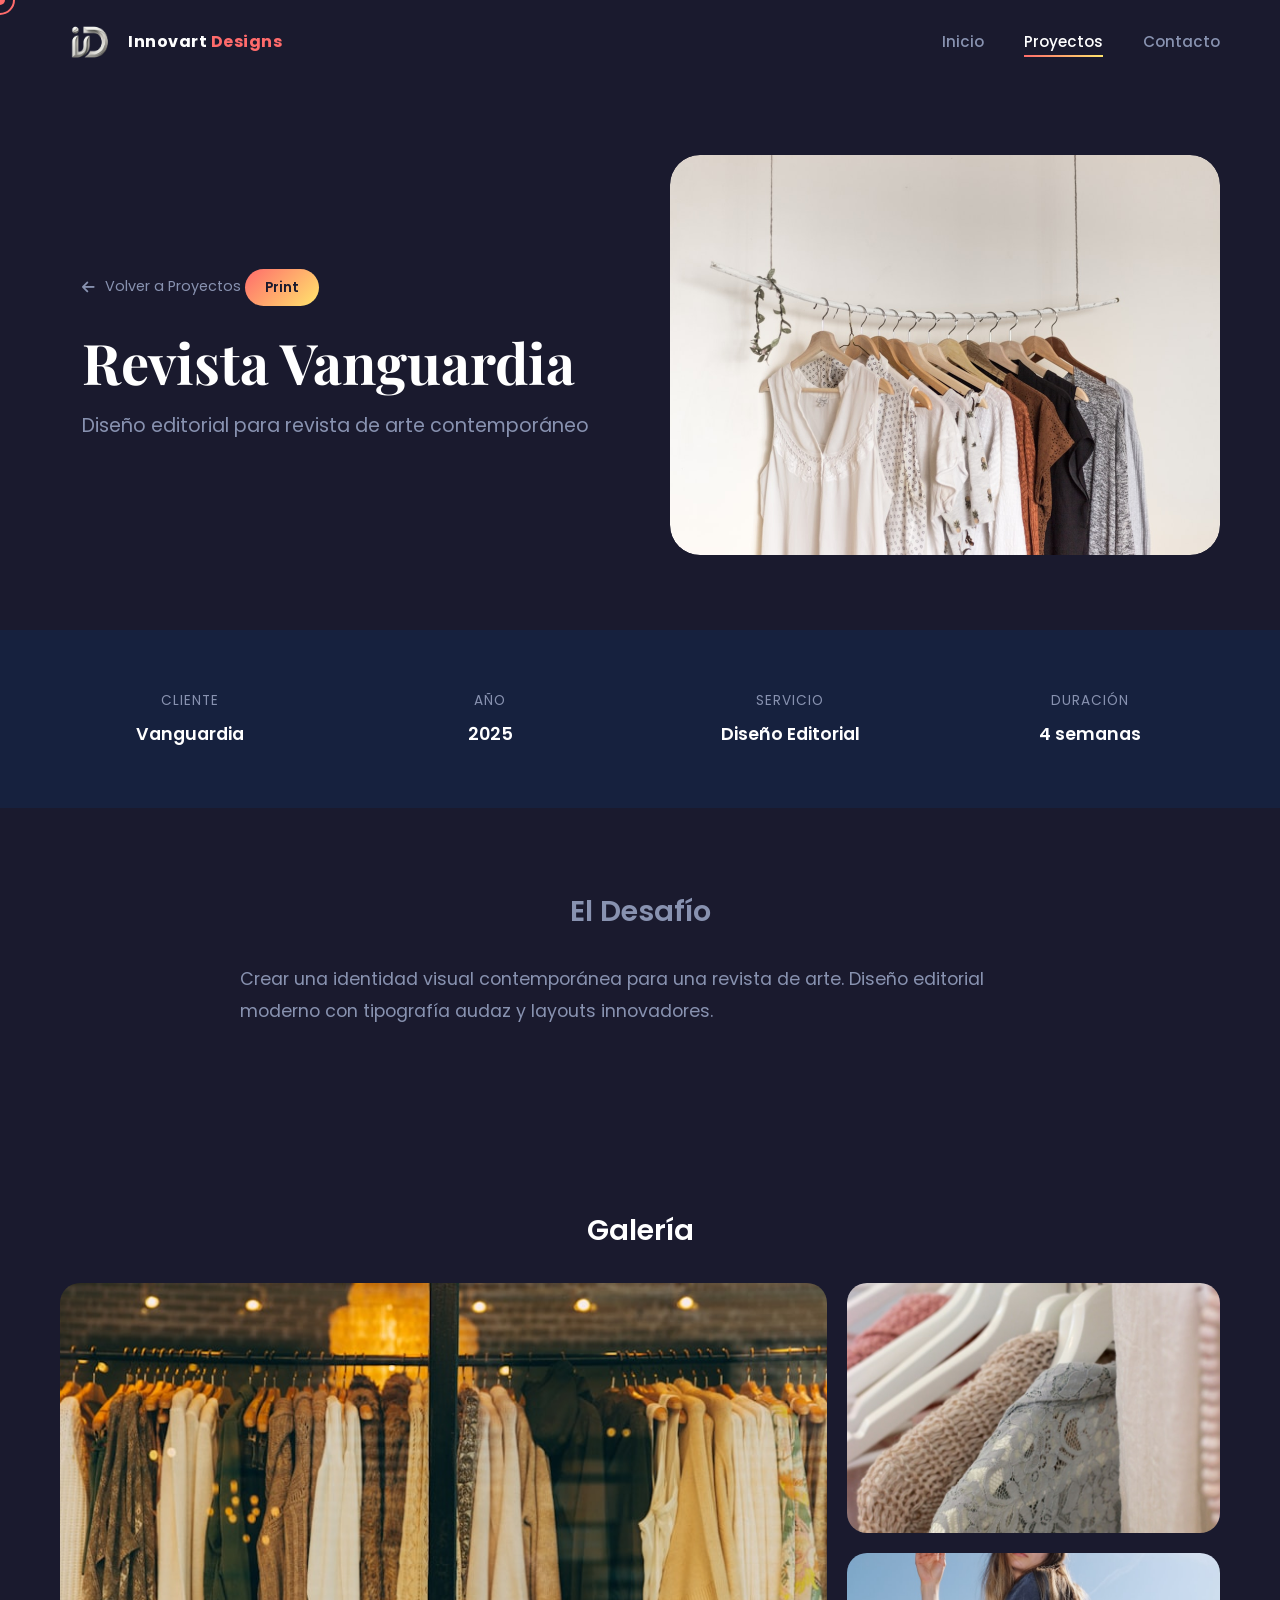
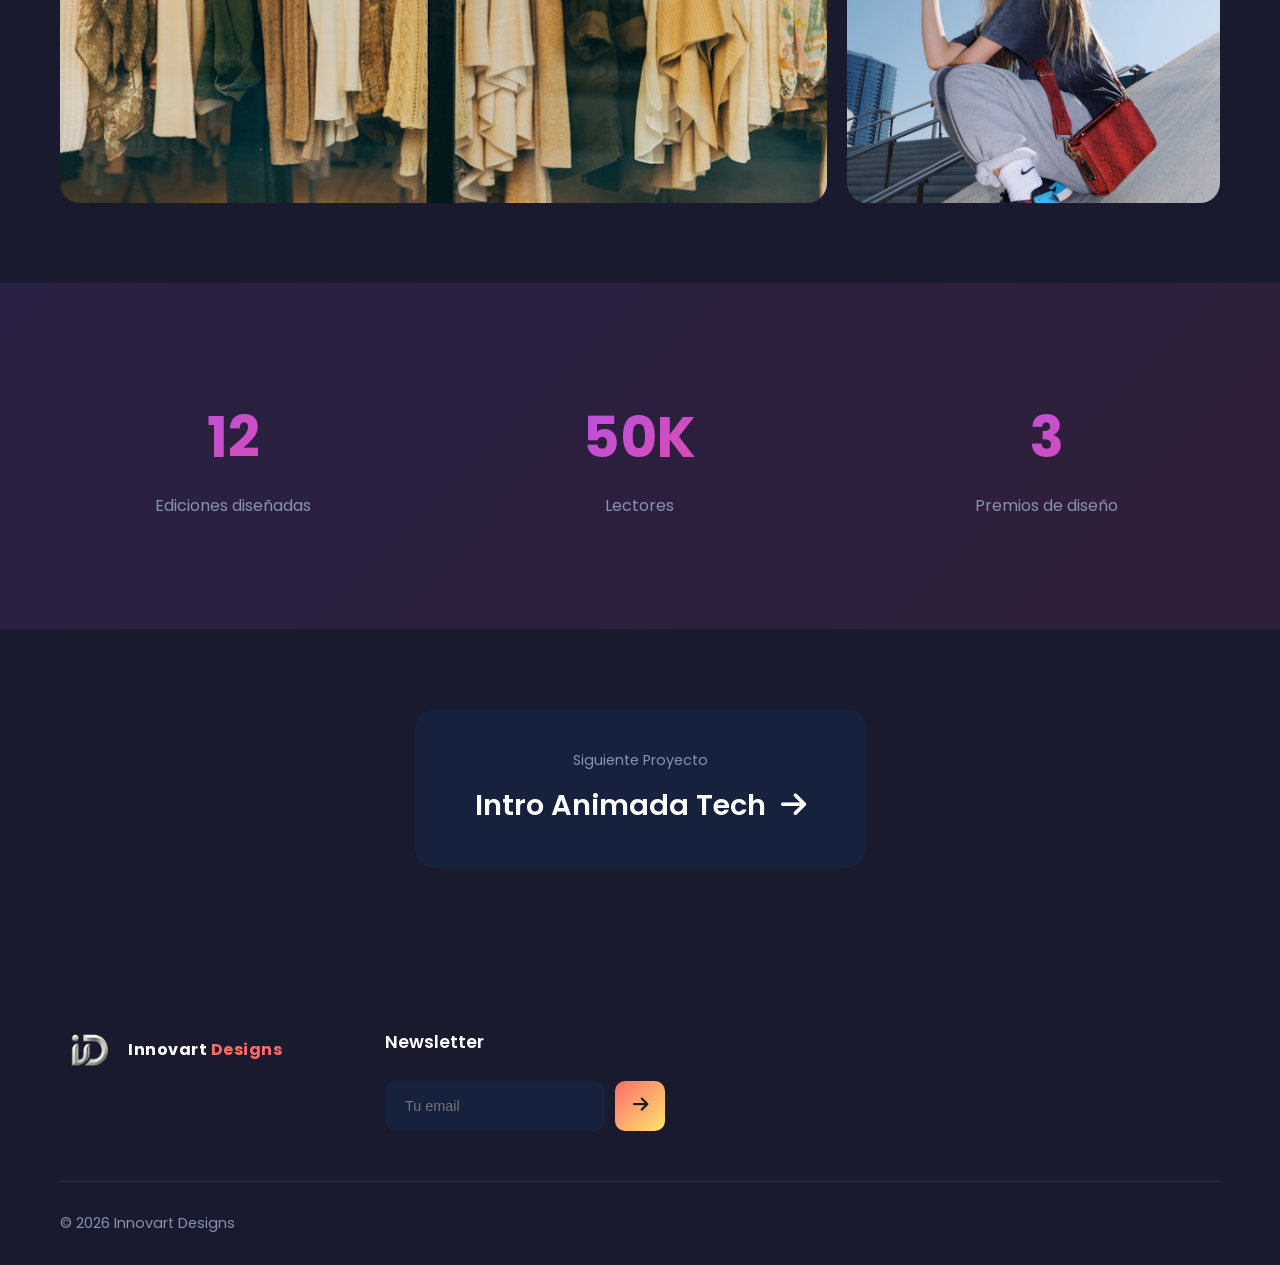
<file: proyecto-revista-vanguardia.html>
<!DOCTYPE html>
<html lang="es">
<head>
    <meta charset="UTF-8">
    <meta name="viewport" content="width=device-width, initial-scale=1.0">
    <title>Revista Vanguardia | ID</title>
    <link rel="icon" type="image/png" href="assets/Imagenes/favicon.png">
    <link rel="stylesheet" href="styles.css">
    <link href="https://fonts.googleapis.com/css2?family=Poppins:wght@300;400;500;600;700;800&family=Playfair+Display:wght@400;500;600;700&display=swap" rel="stylesheet">
    <link rel="stylesheet" href="https://cdnjs.cloudflare.com/ajax/libs/font-awesome/6.4.0/css/all.min.css">
</head>
<body>
    <div class="cursor"></div>
    <div class="cursor-follower"></div>
    <nav class="navbar">
        <div class="nav-container">
            <a href="index.html" class="logo"><img src="assets/Imagenes/Logo1_InnovartsDesings.png" alt="Innovart Designs" class="logo-img"><span class="logo-brand-name">Innovart <span class="logo-brand-accent">Designs</span></span></a>
            <ul class="nav-links">
                <li><a href="index.html#home" class="nav-link">Inicio</a></li>
                <li><a href="index.html#projects" class="nav-link active">Proyectos</a></li>
                <li><a href="index.html#contact" class="nav-link">Contacto</a></li>
            </ul>
            <div class="hamburger"><span></span><span></span><span></span></div>
        </div>
    </nav>
    <div class="mobile-menu">
        <ul class="mobile-nav-links">
            <li><a href="index.html#projects" class="mobile-nav-link">Proyectos</a></li>
        </ul>
    </div>
    <section class="project-hero">
        <div class="container">
            <div class="project-hero-content">
                <a href="index.html#projects" class="back-link"><i class="fas fa-arrow-left"></i> Volver a Proyectos</a>
                <span class="project-category-tag">Print</span>
                <h1 class="project-title-large">Revista Vanguardia</h1>
                <p class="project-subtitle">Diseño editorial para revista de arte contemporáneo</p>
            </div>
        </div>
        <div class="project-hero-image">
            <img src="assets/Imagenes/vanguardia_hero.png" alt="Vanguardia mockup" class="hero-project-img">
        </div>
    </section>
    <section class="project-details">
        <div class="container">
            <div class="project-info-grid">
                <div class="project-info-item"><span class="info-label">Cliente</span><span class="info-value">Vanguardia</span></div>
                <div class="project-info-item"><span class="info-label">Año</span><span class="info-value">2025</span></div>
                <div class="project-info-item"><span class="info-label">Servicio</span><span class="info-value">Diseño Editorial</span></div>
                <div class="project-info-item"><span class="info-label">Duración</span><span class="info-value">4 semanas</span></div>
            </div>
        </div>
    </section>
    <section class="project-section">
        <div class="container">
            <div class="project-description">
                <h2 class="section-subtitle">El Desafío</h2>
                <p>Crear una identidad visual contemporánea para una revista de arte. Diseño editorial moderno con tipografía audaz y layouts innovadores.</p>
            </div>
        </div>
    </section>
    <section class="project-gallery">
        <div class="container">
            <h2 class="section-subtitle">Galería</h2>
            <div class="gallery-grid">
                <div class="gallery-item large">
                    <img src="assets/Imagenes/vanguardia_gal1.png" alt="Vanguardia Gallery 1" class="gallery-img">
                </div>
                <div class="gallery-item">
                    <img src="assets/Imagenes/vanguardia_gal2.png" alt="Vanguardia Gallery 2" class="gallery-img">
                </div>
                <div class="gallery-item">
                    <img src="assets/Imagenes/vanguardia_gal3.png" alt="Vanguardia Gallery 3" class="gallery-img">
                </div>
            </div>
        </div>
    </section>
    <section class="project-section results-section">
        <div class="container">
            <div class="results-grid">
                <div class="result-item"><span class="result-number">12</span><span class="result-label">Ediciones diseñadas</span></div>
                <div class="result-item"><span class="result-number">50K</span><span class="result-label">Lectores</span></div>
                <div class="result-item"><span class="result-number">3</span><span class="result-label">Premios de diseño</span></div>
            </div>
        </div>
    </section>
    <section class="next-project">
        <div class="container">
            <a href="proyecto-intro-animada.html" class="next-project-link">
                <span class="next-label">Siguiente Proyecto</span>
                <span class="next-title">Intro Animada Tech <i class="fas fa-arrow-right"></i></span>
            </a>
        </div>
    </section>
    <footer class="footer">
        <div class="container">
            <div class="footer-content">
                <div class="footer-brand"><a href="index.html" class="logo"><img src="assets/Imagenes/Logo1_InnovartsDesings.png" alt="Innovart Designs" class="logo-img"><span class="logo-brand-name">Innovart <span class="logo-brand-accent">Designs</span></span></a></div>
                <div class="footer-newsletter"><h4>Newsletter</h4><form class="newsletter-form"><input type="email" placeholder="Tu email"><button type="submit"><i class="fas fa-arrow-right"></i></button></form></div>
            </div>
            <div class="footer-bottom"><p>&copy; 2026 Innovart Designs</p></div>
        </div>
    </footer>
    <script src="script.js"></script>
</body>
</html>
</file>
<file: styles.css>
/* Variables CSS */
:root {
    --primary: #FF6B6B;
    --secondary: #4ECDC4;
    --accent: #FFE66D;
    --purple: #A855F7;
    --pink: #EC4899;
    --blue: #3B82F6;
    --green: #10B981;
    --orange: #F59E0B;
    --dark: #1a1a2e;
    --dark-light: #16213e;
    --gray: #8892b0;
    --light: #f8f9fa;
    --white: #ffffff;
    --gradient-1: linear-gradient(135deg, #FF6B6B, #FFE66D);
    --gradient-2: linear-gradient(135deg, #A855F7, #EC4899);
    --gradient-3: linear-gradient(135deg, #4ECDC4, #556270);
    --gradient-4: linear-gradient(135deg, #F59E0B, #EF4444);
    --gradient-5: linear-gradient(135deg, #06B6D4, #3B82F6);
    --gradient-6: linear-gradient(135deg, #10B981, #3B82F6);
    --shadow: 0 10px 40px rgba(0, 0, 0, 0.1);
    --shadow-lg: 0 20px 60px rgba(0, 0, 0, 0.15);
    --transition: all 0.3s ease;
    --font-primary: 'Poppins', sans-serif;
    --font-display: 'Playfair Display', serif;
}

/* Reset */
*,
*::before,
*::after {
    margin: 0;
    padding: 0;
    box-sizing: border-box;
}

html {
    scroll-behavior: smooth;
    font-size: 16px;
}

body {
    font-family: var(--font-primary);
    background-color: var(--dark);
    color: var(--white);
    line-height: 1.6;
    overflow-x: hidden;
}

a {
    text-decoration: none;
    color: inherit;
    transition: var(--transition);
}

ul {
    list-style: none;
}

img {
    max-width: 100%;
    height: auto;
}

/* Cursor Personalizado */
.cursor {
    width: 10px;
    height: 10px;
    background: var(--primary);
    border-radius: 50%;
    position: fixed;
    pointer-events: none;
    z-index: 10000;
    transition: transform 0.1s ease;
}

.cursor-follower {
    width: 30px;
    height: 30px;
    border: 2px solid var(--primary);
    border-radius: 50%;
    position: fixed;
    pointer-events: none;
    z-index: 9999;
    transition: transform 0.15s ease, border-color 0.3s ease;
}

@media (max-width: 768px) {

    .cursor,
    .cursor-follower {
        display: none;
    }
}

/* Container */
.container {
    max-width: 1200px;
    margin: 0 auto;
    padding: 0 20px;
}

/* Navbar */
.navbar {
    position: fixed;
    top: 0;
    left: 0;
    width: 100%;
    z-index: 1000;
    padding: 20px 0;
    transition: var(--transition);
}

.navbar.scrolled {
    background: rgba(26, 26, 46, 0.95);
    backdrop-filter: blur(10px);
    padding: 15px 0;
    box-shadow: 0 5px 20px rgba(0, 0, 0, 0.1);
}

.nav-container {
    max-width: 1200px;
    margin: 0 auto;
    padding: 0 20px;
    display: flex;
    justify-content: space-between;
    align-items: center;
}

.logo {
    display: flex;
    align-items: center;
    font-size: 1.8rem;
    font-weight: 900;
}

.logo-text {
    color: var(--white);
}

.logo-dot {
    color: var(--primary);
    font-size: 2.5rem;
    line-height: 1;
}

.logo-brand-name {
    margin-left: 10px;
    font-size: 1rem;
    font-weight: 700;
    letter-spacing: 0.5px;
    color: var(--white);
    line-height: 1;
}

.logo-brand-accent {
    color: var(--primary);
}

.logo-img {
    height: 44px;
    width: auto;
    display: block;
    object-fit: contain;
}

.nav-links {
    display: flex;
    gap: 40px;
}

.nav-link {
    color: var(--gray);
    font-weight: 500;
    font-size: 0.95rem;
    position: relative;
    padding: 5px 0;
}

.nav-link::after {
    content: '';
    position: absolute;
    bottom: 0;
    left: 0;
    width: 0;
    height: 2px;
    background: var(--gradient-1);
    transition: var(--transition);
}

.nav-link:hover,
.nav-link.active {
    color: var(--white);
}

.nav-link:hover::after,
.nav-link.active::after {
    width: 100%;
}

.hamburger {
    display: none;
    flex-direction: column;
    gap: 6px;
    cursor: pointer;
    z-index: 1001;
}

.hamburger span {
    width: 25px;
    height: 2px;
    background: var(--white);
    transition: var(--transition);
}

.hamburger.active span:nth-child(1) {
    transform: rotate(45deg) translate(5px, 5px);
}

.hamburger.active span:nth-child(2) {
    opacity: 0;
}

.hamburger.active span:nth-child(3) {
    transform: rotate(-45deg) translate(5px, -5px);
}

/* Mobile Menu */
.mobile-menu {
    position: fixed;
    top: 0;
    left: 0;
    width: 100%;
    height: 100vh;
    background: var(--dark);
    display: flex;
    justify-content: center;
    align-items: center;
    z-index: 999;
    opacity: 0;
    visibility: hidden;
    transition: var(--transition);
}

.mobile-menu.active {
    opacity: 1;
    visibility: visible;
}

.mobile-nav-links {
    text-align: center;
}

.mobile-nav-link {
    display: block;
    font-size: 2rem;
    font-weight: 600;
    color: var(--white);
    padding: 15px 0;
    margin: 10px 0;
}

.mobile-nav-link:hover {
    color: var(--primary);
}

/* Hero Section */
.hero {
    min-height: 100vh;
    display: flex;
    align-items: center;
    padding: 120px 20px 80px;
    position: relative;
    overflow: hidden;
}

.hero-content {
    max-width: 1200px;
    margin: 0 auto;
    display: grid;
    grid-template-columns: minmax(0, 1fr) minmax(0, 1fr);
    gap: 48px;
    align-items: stretch;
    width: 100%;
}

.hero-text,
.hero-image {
    min-height: 520px;
}

.hero-text {
    display: flex;
    flex-direction: column;
    justify-content: center;
    width: 100%;
    max-width: 560px;
}

.hero-subtitle {
    display: inline-block;
    background: var(--gradient-1);
    -webkit-background-clip: text;
    -webkit-text-fill-color: transparent;
    background-clip: text;
    font-weight: 600;
    font-size: 1rem;
    letter-spacing: 2px;
    text-transform: uppercase;
    margin-bottom: 20px;
}

.hero-title {
    font-size: clamp(2.7rem, 3.6vw, 3.2rem);
    font-weight: 700;
    line-height: 1.1;
    margin-bottom: 22px;
    font-family: var(--font-display);
    max-width: 11ch;
}

.gradient-text {
    background: var(--gradient-1);
    -webkit-background-clip: text;
    -webkit-text-fill-color: transparent;
    background-clip: text;
}

.gradient-text-alt {
    background: var(--gradient-2);
    -webkit-background-clip: text;
    -webkit-text-fill-color: transparent;
    background-clip: text;
}

.hero-description {
    font-size: 1.02rem;
    line-height: 1.75;
    color: var(--gray);
    margin-bottom: 34px;
    max-width: 52ch;
}

.hero-buttons {
    display: flex;
    gap: 20px;
    flex-wrap: wrap;
}

/* Buttons */
.btn {
    display: inline-flex;
    align-items: center;
    gap: 10px;
    padding: 16px 32px;
    border-radius: 50px;
    font-weight: 600;
    font-size: 1rem;
    cursor: pointer;
    border: none;
    transition: var(--transition);
}

.btn-primary {
    background: var(--gradient-1);
    color: var(--dark);
    box-shadow: 0 10px 30px rgba(255, 107, 107, 0.3);
}

.btn-primary:hover {
    transform: translateY(-3px);
    box-shadow: 0 15px 40px rgba(255, 107, 107, 0.4);
}

.btn-secondary {
    background: transparent;
    color: var(--white);
    border: 2px solid var(--gray);
}

.btn-secondary:hover {
    border-color: var(--primary);
    color: var(--primary);
}

.btn-outline {
    background: transparent;
    color: var(--white);
    border: 2px solid var(--gray);
}

.btn-outline:hover {
    border-color: var(--primary);
    color: var(--primary);
}

.btn-full {
    width: 100%;
    justify-content: center;
}

/* Hero Image */
.hero-image {
    display: flex;
    justify-content: center;
    align-items: center;
}

.image-wrapper {
    position: relative;
    width: min(100%, 460px);
    aspect-ratio: 1 / 1;
    height: auto;
}

.floating-shape {
    position: absolute;
    border-radius: 50%;
    animation: float 6s ease-in-out infinite;
}

.shape-1 {
    width: 100px;
    height: 100px;
    background: var(--gradient-1);
    top: -20px;
    right: -20px;
    animation-delay: 0s;
}

.shape-2 {
    width: 60px;
    height: 60px;
    background: var(--gradient-2);
    bottom: 40px;
    left: -30px;
    animation-delay: 2s;
}

.shape-3 {
    width: 80px;
    height: 80px;
    background: var(--gradient-4);
    bottom: -10px;
    right: 20px;
    animation-delay: 4s;
}

@keyframes float {

    0%,
    100% {
        transform: translateY(0);
    }

    50% {
        transform: translateY(-20px);
    }
}

.profile-image {
    width: 76%;
    height: 76%;
    max-width: 340px;
    max-height: 340px;
    border-radius: 30px;
    overflow: hidden;
    position: relative;
    z-index: 1;
    margin: 0 auto;
}

.image-placeholder {
    width: 100%;
    height: 100%;
    background: var(--gradient-3);
    display: flex;
    justify-content: center;
    align-items: center;
    font-size: 5rem;
    color: var(--white);
}

/* Scroll Indicator */
.scroll-indicator {
    position: absolute;
    bottom: 40px;
    left: 50%;
    transform: translateX(-50%);
    display: flex;
    flex-direction: column;
    align-items: center;
    gap: 10px;
    color: var(--gray);
    font-size: 0.85rem;
}

.scroll-line {
    width: 1px;
    height: 60px;
    background: linear-gradient(to bottom, var(--gray), transparent);
    animation: scrollPulse 2s ease-in-out infinite;
}

@keyframes scrollPulse {

    0%,
    100% {
        opacity: 1;
        height: 60px;
    }

    50% {
        opacity: 0.5;
        height: 80px;
    }
}

/* Section Styles */
.section-header {
    text-align: center;
    max-width: 600px;
    margin: 0 auto 60px;
}

.section-tag {
    display: inline-block;
    background: var(--gradient-1);
    -webkit-background-clip: text;
    -webkit-text-fill-color: transparent;
    background-clip: text;
    font-weight: 600;
    font-size: 0.9rem;
    letter-spacing: 2px;
    text-transform: uppercase;
    margin-bottom: 15px;
}

.section-title {
    font-size: 2.8rem;
    font-weight: 700;
    margin-bottom: 20px;
    font-family: var(--font-display);
}

.section-description {
    color: var(--gray);
    font-size: 1.1rem;
}

.highlight {
    background: var(--gradient-1);
    -webkit-background-clip: text;
    -webkit-text-fill-color: transparent;
    background-clip: text;
}

/* About Section */
.about {
    padding: 120px 20px;
    background: var(--dark-light);
}

.about-grid {
    display: grid;
    grid-template-columns: 1fr 1.2fr;
    gap: 80px;
    align-items: center;
}

.about-img-wrapper {
    position: relative;
}

.about-img-placeholder {
    width: 100%;
    height: 450px;
    background: var(--gradient-3);
    border-radius: 20px;
    display: flex;
    justify-content: center;
    align-items: center;
    font-size: 6rem;
    color: var(--white);
}

.experience-badge {
    position: absolute;
    bottom: -30px;
    right: -30px;
    background: var(--gradient-1);
    padding: 25px;
    border-radius: 20px;
    text-align: center;
    box-shadow: var(--shadow-lg);
}

.exp-number {
    display: block;
    font-size: 2.5rem;
    font-weight: 700;
    color: var(--dark);
}

.exp-text {
    font-size: 0.85rem;
    color: var(--dark);
    font-weight: 500;
}

.about-content .section-tag {
    text-align: left;
}

.about-content .section-title {
    text-align: left;
    font-size: 2.2rem;
}

.about-text {
    color: var(--gray);
    margin-bottom: 20px;
    font-size: 1rem;
}

.skills-grid {
    display: grid;
    grid-template-columns: repeat(4, 1fr);
    gap: 15px;
    margin: 40px 0;
}

.skill-item {
    background: var(--dark);
    padding: 20px 15px;
    border-radius: 15px;
    text-align: center;
    transition: var(--transition);
    border: 1px solid transparent;
}

.skill-item:hover {
    border-color: var(--primary);
    transform: translateY(-5px);
}

.skill-icon {
    font-size: 1.5rem;
    margin-bottom: 10px;
    color: var(--primary);
}

.skill-item span {
    font-size: 0.85rem;
    color: var(--gray);
}

/* Projects Section */
.projects {
    padding: 120px 20px;
}

.filter-buttons {
    display: flex;
    justify-content: center;
    gap: 15px;
    margin-bottom: 50px;
    flex-wrap: wrap;
}

.filter-btn {
    padding: 12px 28px;
    border-radius: 50px;
    border: 2px solid var(--gray);
    background: transparent;
    color: var(--gray);
    font-weight: 500;
    cursor: pointer;
    transition: var(--transition);
}

.filter-btn:hover,
.filter-btn.active {
    border-color: var(--primary);
    color: var(--primary);
    background: rgba(255, 107, 107, 0.1);
}

.projects-grid {
    display: grid;
    grid-template-columns: repeat(3, 1fr);
    gap: 30px;
    margin-bottom: 50px;
}

.project-card {
    border-radius: 20px;
    overflow: hidden;
    background: var(--dark-light);
    transition: var(--transition);
}

.project-card:hover {
    transform: translateY(-10px);
    box-shadow: var(--shadow-lg);
}

.project-card.hidden {
    display: none;
}

.project-image {
    position: relative;
    height: 250px;
    overflow: hidden;
}

.project-placeholder {
    width: 100%;
    height: 100%;
    display: flex;
    justify-content: center;
    align-items: center;
    font-size: 4rem;
    color: var(--white);
    transition: var(--transition);
}

.project-card:hover .project-placeholder {
    transform: scale(1.1);
}

.project-overlay {
    position: absolute;
    top: 0;
    left: 0;
    width: 100%;
    height: 100%;
    background: rgba(26, 26, 46, 0.9);
    display: flex;
    justify-content: center;
    align-items: center;
    gap: 20px;
    opacity: 0;
    transition: var(--transition);
}

.project-card:hover .project-overlay {
    opacity: 1;
}

.project-link {
    width: 50px;
    height: 50px;
    border-radius: 50%;
    background: var(--gradient-1);
    display: flex;
    justify-content: center;
    align-items: center;
    color: var(--dark);
    font-size: 1.2rem;
    transform: translateY(20px);
    transition: var(--transition);
}

.project-card:hover .project-link {
    transform: translateY(0);
}

.project-link:nth-child(2) {
    transition-delay: 0.1s;
}

.project-info {
    padding: 25px;
}

.project-category {
    display: inline-block;
    font-size: 0.8rem;
    color: var(--primary);
    font-weight: 600;
    text-transform: uppercase;
    letter-spacing: 1px;
    margin-bottom: 10px;
}

.project-title {
    font-size: 1.4rem;
    font-weight: 600;
    margin-bottom: 10px;
}

.project-description {
    color: var(--gray);
    font-size: 0.9rem;
}

.projects-cta {
    text-align: center;
}

/* Services Section */
.services {
    padding: 120px 20px;
    background: var(--dark-light);
}

.services-grid {
    display: grid;
    grid-template-columns: repeat(3, 1fr);
    gap: 30px;
}

.service-card {
    background: var(--dark);
    padding: 40px 30px;
    border-radius: 20px;
    position: relative;
    display: flex;
    flex-direction: column;
    transition: var(--transition);
    border: 1px solid transparent;
}

.service-card:hover {
    transform: translateY(-10px);
    border-color: var(--primary);
    box-shadow: var(--shadow);
}

.service-card.featured {
    background: linear-gradient(135deg, rgba(168, 85, 247, 0.1), rgba(236, 72, 153, 0.1));
    border-color: var(--purple);
    transform: scale(1.05);
}

.service-badge {
    position: absolute;
    top: -12px;
    left: 50%;
    transform: translateX(-50%);
    background: var(--gradient-2);
    color: var(--white);
    padding: 8px 20px;
    border-radius: 50px;
    font-size: 0.8rem;
    font-weight: 600;
}

.service-icon {
    width: 80px;
    height: 80px;
    border-radius: 20px;
    background: var(--gradient-1);
    display: flex;
    justify-content: center;
    align-items: center;
    font-size: 2rem;
    color: var(--dark);
    margin-bottom: 25px;
}

.service-title {
    font-size: 1.5rem;
    font-weight: 600;
    margin-bottom: 15px;
}

.service-description {
    color: var(--gray);
    margin-bottom: 25px;
    font-size: 0.95rem;
}

.service-list {
    margin-top: 20px;
    flex: 1;
}

.service-list li {
    color: var(--gray);
    font-size: 0.9rem;
    padding: 8px 0;
    border-bottom: 1px solid rgba(255, 255, 255, 0.05);
    display: flex;
    align-items: center;
    gap: 10px;
}

.service-list li::before {
    content: "✓";
    color: var(--primary);
    font-weight: bold;
}

.service-whatsapp-link {
    display: inline-flex;
    align-items: center;
    justify-content: center;
    gap: 10px;
    width: 100%;
    margin-top: 28px;
    padding: 14px 18px;
    border-radius: 14px;
    background: linear-gradient(135deg, #25D366, #128C7E);
    color: var(--white);
    font-weight: 600;
    box-shadow: 0 12px 30px rgba(18, 140, 126, 0.22);
}

.service-whatsapp-link:hover {
    transform: translateY(-2px);
    box-shadow: 0 18px 36px rgba(18, 140, 126, 0.3);
}

/* Blog Section */
.blog {
    padding: 120px 20px;
}

.blog-grid {
    display: grid;
    grid-template-columns: repeat(3, 1fr);
    gap: 30px;
}

.blog-card {
    background: var(--dark-light);
    border-radius: 20px;
    overflow: hidden;
    transition: var(--transition);
}

.blog-card:hover {
    transform: translateY(-10px);
    box-shadow: var(--shadow-lg);
}

.blog-image {
    position: relative;
    height: 200px;
}

.blog-placeholder {
    width: 100%;
    height: 100%;
    display: flex;
    justify-content: center;
    align-items: center;
    font-size: 3rem;
    color: var(--white);
}

.blog-date {
    position: absolute;
    top: 15px;
    right: 15px;
    background: var(--dark);
    padding: 8px 15px;
    border-radius: 10px;
    font-size: 0.8rem;
    color: var(--white);
    font-weight: 500;
}

.blog-content {
    padding: 25px;
}

.blog-tags {
    display: flex;
    gap: 10px;
    margin-bottom: 15px;
    flex-wrap: wrap;
}

.blog-tag {
    background: rgba(255, 107, 107, 0.1);
    color: var(--primary);
    padding: 5px 12px;
    border-radius: 50px;
    font-size: 0.75rem;
    font-weight: 500;
}

.blog-title {
    font-size: 1.3rem;
    font-weight: 600;
    margin-bottom: 12px;
    line-height: 1.4;
}

.blog-excerpt {
    color: var(--gray);
    font-size: 0.9rem;
    margin-bottom: 20px;
}

.blog-link {
    display: inline-flex;
    align-items: center;
    gap: 8px;
    color: var(--primary);
    font-weight: 500;
    font-size: 0.9rem;
}

.blog-link:hover {
    gap: 15px;
}

/* Contact Section */
.contact {
    padding: 120px 20px;
    background: var(--dark-light);
}

.contact-wrapper {
    display: grid;
    grid-template-columns: 1fr 1.2fr;
    gap: 60px;
    min-width: 0;
}

.contact-info,
.contact-form {
    min-width: 0;
}

.contact-info .section-title {
    text-align: left;
    font-size: 2.2rem;
}

.contact-description {
    color: var(--gray);
    margin-bottom: 40px;
    font-size: 1rem;
}

.contact-details {
    margin-bottom: 40px;
}

.contact-item {
    display: flex;
    align-items: center;
    gap: 20px;
    margin-bottom: 25px;
    min-width: 0;
}

.contact-icon {
    width: 60px;
    height: 60px;
    min-width: 60px;
    flex-shrink: 0;
    border-radius: 15px;
    background: var(--gradient-1);
    display: flex;
    justify-content: center;
    align-items: center;
    font-size: 1.3rem;
    color: var(--dark);
}

.whatsapp-icon {
    background: linear-gradient(135deg, #25D366, #128C7E);
    color: var(--white);
}

.contact-text {
    min-width: 0;
    overflow-wrap: anywhere;
    word-break: break-word;
}

.contact-text span {
    display: block;
    color: var(--gray);
    font-size: 0.85rem;
    margin-bottom: 5px;
}

.contact-text a,
.contact-text span:last-child {
    color: var(--white);
    font-weight: 500;
    font-size: 1rem;
    overflow-wrap: anywhere;
    word-break: break-word;
}

.contact-text a:hover {
    color: var(--primary);
}

.social-links {
    display: flex;
    gap: 15px;
}

.social-link {
    width: 50px;
    height: 50px;
    border-radius: 50%;
    background: var(--dark);
    display: flex;
    justify-content: center;
    align-items: center;
    font-size: 1.2rem;
    color: var(--gray);
    border: 1px solid transparent;
    transition: var(--transition);
}

.social-link:hover {
    border-color: var(--primary);
    color: var(--primary);
    transform: translateY(-5px);
}

.whatsapp-float {
    position: fixed;
    right: 24px;
    bottom: 24px;
    z-index: 998;
    display: inline-flex;
    align-items: center;
    gap: 12px;
    padding: 14px 18px;
    border-radius: 999px;
    background: linear-gradient(135deg, #25D366, #128C7E);
    color: var(--white);
    font-weight: 600;
    box-shadow: 0 16px 40px rgba(18, 140, 126, 0.35);
}

.whatsapp-float:hover {
    transform: translateY(-4px) scale(1.02);
    box-shadow: 0 22px 44px rgba(18, 140, 126, 0.4);
}

.whatsapp-float i {
    font-size: 1.35rem;
}

/* Contact Form */
.contact-form {
    background: var(--dark);
    padding: 40px;
    border-radius: 20px;
    min-width: 0;
    max-width: 100%;
}

.form-group {
    margin-bottom: 28px;
    position: relative;
}

.form-group input,
.form-group select,
.form-group textarea {
    width: 100%;
    padding: 16px 20px;
    background: var(--dark-light);
    border: 2px solid rgba(255, 255, 255, 0.1);
    border-radius: 12px;
    color: var(--white);
    font-size: 1rem;
    font-family: var(--font-primary);
    transition: var(--transition);
}

.form-group input:hover,
.form-group select:hover,
.form-group textarea:hover {
    border-color: rgba(255, 107, 107, 0.3);
}

.form-group textarea {
    resize: vertical;
    min-height: 120px;
}

.form-group input:focus,
.form-group select:focus,
.form-group textarea:focus {
    border-color: var(--primary);
    outline: none;
}

.form-group input::placeholder,
.form-group textarea::placeholder {
    color: var(--gray);
}

.form-group select {
    cursor: pointer;
    appearance: none;
    background-image: url("data:image/svg+xml,%3Csvg xmlns='http://www.w3.org/2000/svg' width='20' height='20' viewBox='0 0 24 24' fill='none' stroke='%238892b0' stroke-width='2' stroke-linecap='round' stroke-linejoin='round'%3E%3Cpolyline points='6 9 12 15 18 9'%3E%3C/polyline%3E%3C/svg%3E");
    background-repeat: no-repeat;
    background-position: right 16px center;
}

.form-honeypot {
    display: none;
}

.error-message {
    color: #FF6B6B;
    font-size: 0.8rem;
    position: absolute;
    bottom: -20px;
    left: 0;
}

.form-status {
    min-height: 24px;
    margin-top: 16px;
    color: var(--gray);
    font-size: 0.95rem;
}

.form-status.is-pending {
    color: var(--accent);
}

.form-status.is-success {
    color: #7ee0b4;
}

.form-status.is-error {
    color: #FF6B6B;
}

.contact-form button[disabled] {
    cursor: wait;
    opacity: 0.8;
    pointer-events: none;
}

/* Footer */
.footer {
    background: var(--dark);
    padding: 80px 20px 30px;
}

.footer-content {
    display: grid;
    grid-template-columns: 1.5fr 1fr 1fr 1.5fr;
    gap: 40px;
    margin-bottom: 50px;
}

.footer-brand .logo {
    margin-bottom: 20px;
}

.footer-description {
    color: var(--gray);
    font-size: 0.95rem;
}

.footer-links h4,
.footer-newsletter h4 {
    font-size: 1.1rem;
    font-weight: 600;
    margin-bottom: 25px;
    color: var(--white);
}

.footer-links ul li {
    margin-bottom: 12px;
}

.footer-links ul li a {
    color: var(--gray);
    font-size: 0.9rem;
    transition: var(--transition);
}

.footer-links ul li a:hover {
    color: var(--primary);
    padding-left: 5px;
}

.footer-newsletter p {
    color: var(--gray);
    font-size: 0.9rem;
    margin-bottom: 20px;
}

.newsletter-form {
    display: flex;
    gap: 10px;
}

.newsletter-form input {
    flex: 1;
    padding: 12px 18px;
    background: var(--dark-light);
    border: 2px solid transparent;
    border-radius: 10px;
    color: var(--white);
    font-size: 0.9rem;
    transition: var(--transition);
}

.newsletter-form input:focus {
    border-color: var(--primary);
    outline: none;
}

.newsletter-form button {
    width: 50px;
    height: 50px;
    border-radius: 10px;
    background: var(--gradient-1);
    border: none;
    color: var(--dark);
    font-size: 1.1rem;
    cursor: pointer;
    transition: var(--transition);
}

.newsletter-form button:hover {
    transform: scale(1.05);
}

.footer-bottom {
    border-top: 1px solid rgba(255, 255, 255, 0.1);
    padding-top: 30px;
    display: flex;
    justify-content: space-between;
    align-items: center;
    flex-wrap: wrap;
    gap: 15px;
}

.footer-bottom p {
    color: var(--gray);
    font-size: 0.9rem;
}

.footer-bottom i {
    color: var(--primary);
}

/* Animations */
@keyframes fadeInUp {
    from {
        opacity: 0;
        transform: translateY(30px);
    }

    to {
        opacity: 1;
        transform: translateY(0);
    }
}

.fade-in-up {
    animation: fadeInUp 0.6s ease forwards;
}

/* Responsive Design */
@media (max-width: 1024px) {
    .hero-content {
        grid-template-columns: 1fr;
        text-align: center;
    }

    .hero-text,
    .hero-image {
        min-height: auto;
    }

    .hero-text {
        max-width: 100%;
        align-items: center;
    }

    .hero-title {
        max-width: 14ch;
        font-size: 2.6rem;
    }

    .hero-description {
        max-width: 100%;
    }

    .hero-buttons {
        justify-content: center;
    }

    .hero-image {
        order: -1;
    }

    .image-wrapper {
        width: min(100%, 360px);
    }

    .profile-image {
        width: 78%;
        height: 78%;
    }

    .about-grid {
        grid-template-columns: 1fr;
        gap: 60px;
    }

    .about-content .section-title {
        font-size: 2rem;
    }

    .services-grid,
    .blog-grid {
        grid-template-columns: repeat(2, 1fr);
    }

    .contact-wrapper {
        grid-template-columns: 1fr;
    }

    .footer-content {
        grid-template-columns: repeat(2, 1fr);
    }
}

@media (max-width: 768px) {
    .nav-links {
        display: none;
    }

    .hamburger {
        display: flex;
    }

    .hero-title {
        font-size: 2.15rem;
    }

    .section-title {
        font-size: 2rem;
    }

    .projects-grid {
        grid-template-columns: 1fr;
    }

    .services-grid,
    .blog-grid {
        grid-template-columns: 1fr;
    }

    .skills-grid {
        grid-template-columns: repeat(2, 1fr);
    }

    .contact-form {
        padding: 30px 20px;
    }

    .footer-content {
        grid-template-columns: 1fr;
        text-align: center;
    }

    .whatsapp-float {
        right: 16px;
        bottom: 16px;
        padding: 12px 16px;
    }

    .newsletter-form {
        flex-direction: column;
    }

    .newsletter-form button {
        width: 100%;
    }

    .footer-bottom {
        flex-direction: column;
        text-align: center;
    }
}

@media (max-width: 480px) {
    .hero-title {
        font-size: 1.85rem;
    }

    .hero-buttons {
        flex-direction: column;
        align-items: center;
    }

    .btn {
        width: 100%;
        justify-content: center;
    }

    .filter-buttons {
        flex-direction: column;
        align-items: center;
    }

    .filter-btn {
        width: 100%;
        max-width: 200px;
    }

    .experience-badge {
        right: 10px;
        bottom: -20px;
        padding: 15px;
    }

    .exp-number {
        font-size: 1.8rem;
    }

    .form-group input,
    .form-group select,
    .form-group textarea {
        padding: 14px 16px;
    }

    .contact-form {
        padding: 24px 16px;
        border-radius: 16px;
    }

    .contact-item {
        gap: 14px;
    }

    .contact-icon {
        width: 48px;
        height: 48px;
        min-width: 48px;
        font-size: 1.1rem;
        border-radius: 12px;
    }

    .whatsapp-float span {
        display: none;
    }

    .whatsapp-float {
        width: 56px;
        height: 56px;
        justify-content: center;
        padding: 0;
    }
}

/* Project Page Styles */
.project-hero {
    padding: 140px 20px 60px;
    display: grid;
    grid-template-columns: 1fr 1fr;
    gap: 60px;
    align-items: center;
    min-height: 70vh;
}

.project-hero-content {
    padding-left: 40px;
}

.back-link {
    display: inline-flex;
    align-items: center;
    gap: 10px;
    color: var(--gray);
    font-size: 0.9rem;
    margin-bottom: 30px;
    transition: var(--transition);
}

.back-link:hover {
    color: var(--primary);
}

.project-category-tag {
    display: inline-block;
    background: var(--gradient-1);
    color: var(--dark);
    padding: 8px 20px;
    border-radius: 50px;
    font-size: 0.85rem;
    font-weight: 600;
    margin-bottom: 20px;
}

.project-title-large {
    font-size: 3.5rem;
    font-weight: 700;
    font-family: var(--font-display);
    margin-bottom: 15px;
    line-height: 1.2;
}

.project-subtitle {
    font-size: 1.2rem;
    color: var(--gray);
}

.project-hero-image {
    height: 400px;
    border-radius: 30px;
    overflow: hidden;
    margin-right: 40px;
}

.project-main-icon {
    font-size: 8rem;
    color: var(--white);
}

.project-details {
    padding: 60px 20px;
    background: var(--dark-light);
}

.project-info-grid {
    display: grid;
    grid-template-columns: repeat(4, 1fr);
    gap: 40px;
}

.project-info-item {
    text-align: center;
}

.info-label {
    display: block;
    font-size: 0.85rem;
    color: var(--gray);
    margin-bottom: 8px;
    text-transform: uppercase;
    letter-spacing: 1px;
}

.info-value {
    font-size: 1.1rem;
    font-weight: 600;
    color: var(--white);
}

.project-section {
    padding: 80px 20px;
}

.project-description {
    max-width: 800px;
    margin: 0 auto;
}

.section-subtitle {
    font-size: 1.8rem;
    font-weight: 600;
    margin-bottom: 30px;
    text-align: center;
}

.project-description p {
    color: var(--gray);
    font-size: 1.1rem;
    line-height: 1.8;
    margin-bottom: 20px;
}

.project-gallery {
    padding: 80px 20px;
}

.gallery-grid {
    display: grid;
    grid-template-columns: repeat(3, 1fr);
    gap: 20px;
}

.gallery-item {
    border-radius: 20px;
    overflow: hidden;
    transition: var(--transition);
}

.gallery-item:hover {
    transform: translateY(-5px);
}

.gallery-item.large {
    grid-column: span 2;
    grid-row: span 2;
}

.gallery-placeholder {
    width: 100%;
    height: 250px;
    display: flex;
    justify-content: center;
    align-items: center;
    font-size: 3rem;
    color: var(--white);
}

.gallery-item.large .gallery-placeholder {
    height: 100%;
    min-height: 520px;
}

.gallery-img {
    width: 100%;
    height: 250px;
    object-fit: cover;
    display: block;
    transition: var(--transition);
}

.gallery-item.large .gallery-img {
    height: 100%;
    min-height: 520px;
}

.gallery-item:hover .gallery-img {
    transform: scale(1.03);
}

.hero-project-img {
    width: 100%;
    height: 100%;
    object-fit: cover;
    object-position: center top;
    border-radius: 30px;
    display: block;
}

.results-section {
    background: linear-gradient(135deg, rgba(168, 85, 247, 0.1), rgba(236, 72, 153, 0.1));
}

.results-grid {
    display: grid;
    grid-template-columns: repeat(3, 1fr);
    gap: 60px;
    text-align: center;
}

.result-item {
    padding: 30px;
}

.result-number {
    display: block;
    font-size: 3.5rem;
    font-weight: 700;
    background: var(--gradient-2);
    -webkit-background-clip: text;
    -webkit-text-fill-color: transparent;
    background-clip: text;
    margin-bottom: 10px;
}

.result-label {
    font-size: 1rem;
    color: var(--gray);
}

.next-project {
    padding: 80px 20px;
    text-align: center;
}

.next-project-link {
    display: inline-block;
    padding: 40px 60px;
    background: var(--dark-light);
    border-radius: 20px;
    transition: var(--transition);
}

.next-project-link:hover {
    transform: translateY(-5px);
    box-shadow: var(--shadow-lg);
}

.next-label {
    display: block;
    font-size: 0.9rem;
    color: var(--gray);
    margin-bottom: 10px;
}

.next-title {
    font-size: 1.8rem;
    font-weight: 600;
    color: var(--white);
    display: flex;
    align-items: center;
    gap: 15px;
    justify-content: center;
}

.next-project-link:hover .next-title {
    color: var(--primary);
}

/* Responsive Project Pages */
@media (max-width: 1024px) {
    .project-hero {
        grid-template-columns: 1fr;
        text-align: center;
        gap: 40px;
    }

    .project-hero-content {
        padding-left: 0;
        order: 2;
    }

    .project-hero-image {
        margin-right: 0;
        height: 300px;
        order: 1;
    }

    .project-title-large {
        font-size: 2.8rem;
    }

    .project-info-grid {
        grid-template-columns: repeat(2, 1fr);
        gap: 30px;
    }

    .gallery-grid {
        grid-template-columns: repeat(2, 1fr);
    }

    .gallery-item.large {
        grid-column: span 1;
        grid-row: span 1;
    }

    .gallery-item.large .gallery-placeholder {
        min-height: 250px;
    }

    .results-grid {
        grid-template-columns: 1fr;
        gap: 30px;
    }
}

@media (max-width: 768px) {
    .project-title-large {
        font-size: 2.2rem;
    }

    .project-info-grid {
        grid-template-columns: repeat(2, 1fr);
        gap: 20px;
    }

    .gallery-grid {
        grid-template-columns: 1fr;
    }

    .gallery-item.large {
        grid-column: span 1;
    }
}

/* Article Modal Styles */
.article-modal-overlay {
    position: fixed;
    top: 0;
    left: 0;
    width: 100%;
    height: 100%;
    background: rgba(26, 26, 46, 0.95);
    backdrop-filter: blur(10px);
    z-index: 9999;
    overflow-y: auto;
    padding: 40px 20px;
    animation: fadeIn 0.3s ease;
}

@keyframes fadeIn {
    from {
        opacity: 0;
    }

    to {
        opacity: 1;
    }
}

.article-modal {
    max-width: 900px;
    margin: 0 auto;
    background: var(--dark);
    border-radius: 30px;
    overflow: hidden;
    position: relative;
    animation: slideUp 0.4s ease;
    max-height: calc(100vh - 80px);
    overflow-y: auto;
}

@keyframes slideUp {
    from {
        transform: translateY(50px);
        opacity: 0;
    }

    to {
        transform: translateY(0);
        opacity: 1;
    }
}

.modal-close {
    position: fixed;
    top: 20px;
    right: 20px;
    width: 50px;
    height: 50px;
    border-radius: 50%;
    background: var(--gradient-1);
    border: none;
    color: var(--dark);
    font-size: 1.3rem;
    cursor: pointer;
    z-index: 10000;
    transition: var(--transition);
}

.modal-close:hover {
    transform: scale(1.1);
}

.article-hero {
    padding: 60px;
    display: grid;
    grid-template-columns: 1fr auto;
    gap: 40px;
    align-items: center;
}

.article-hero-content {
    max-width: 500px;
}

.article-tags {
    display: flex;
    gap: 10px;
    margin-bottom: 20px;
    flex-wrap: wrap;
}

.article-tag {
    background: rgba(255, 255, 255, 0.2);
    padding: 6px 16px;
    border-radius: 50px;
    font-size: 0.8rem;
    color: var(--white);
}

.article-title {
    font-size: 2.5rem;
    font-weight: 700;
    font-family: var(--font-display);
    line-height: 1.2;
    margin-bottom: 15px;
}

.article-meta {
    color: rgba(255, 255, 255, 0.8);
    font-size: 0.9rem;
}

.article-meta .divider {
    margin: 0 10px;
    opacity: 0.5;
}

.article-hero-icon {
    width: 120px;
    height: 120px;
    background: rgba(255, 255, 255, 0.15);
    border-radius: 30px;
    display: flex;
    justify-content: center;
    align-items: center;
    font-size: 3rem;
    color: var(--white);
}

.article-content {
    padding: 50px 60px;
}

.article-intro {
    margin-bottom: 40px;
    padding-bottom: 30px;
    border-bottom: 1px solid rgba(255, 255, 255, 0.1);
}

.article-intro .lead {
    font-size: 1.3rem;
    line-height: 1.7;
    color: var(--gray);
}

.article-body h2 {
    font-size: 1.5rem;
    margin: 35px 0 15px;
    color: var(--white);
}

.article-body p {
    color: var(--gray);
    line-height: 1.8;
    margin-bottom: 15px;
}

.article-list {
    list-style: none;
    margin: 20px 0;
}

.article-list li {
    padding: 10px 0;
    padding-left: 25px;
    position: relative;
    color: var(--gray);
}

.article-list li::before {
    content: '→';
    position: absolute;
    left: 0;
    color: var(--primary);
}

.article-tip {
    background: linear-gradient(135deg, rgba(255, 107, 107, 0.1), rgba(78, 205, 196, 0.1));
    border-left: 4px solid var(--primary);
    padding: 20px 25px;
    border-radius: 0 15px 15px 0;
    margin: 30px 0;
    display: flex;
    align-items: flex-start;
    gap: 15px;
}

.article-tip i {
    color: var(--primary);
    font-size: 1.2rem;
    margin-top: 2px;
}

.article-tip p {
    margin: 0;
    color: var(--gray);
}

.article-tip.success {
    background: linear-gradient(135deg, rgba(16, 185, 129, 0.1), rgba(59, 130, 246, 0.1));
    border-left-color: var(--green);
}

.article-tip.success i {
    color: var(--green);
}

.article-quote {
    background: var(--dark-light);
    padding: 30px 40px;
    border-radius: 20px;
    margin: 35px 0;
    position: relative;
}

.article-quote::before {
    content: '';
    position: absolute;
    top: 0;
    left: 0;
    width: 4px;
    height: 100%;
    background: var(--gradient-2);
    border-radius: 20px 0 0 20px;
}

.article-quote>i {
    color: var(--purple);
    font-size: 1.5rem;
    margin-bottom: 15px;
    display: block;
}

.article-quote p {
    font-size: 1.2rem;
    font-style: italic;
    color: var(--white);
    margin-bottom: 10px;
}

.article-quote cite {
    color: var(--gray);
    font-size: 0.9rem;
}

.article-image-placeholder {
    width: 100%;
    height: 300px;
    border-radius: 20px;
    display: flex;
    justify-content: center;
    align-items: center;
    font-size: 4rem;
    color: var(--white);
    margin: 30px 0;
}

.article-grid-images {
    display: grid;
    grid-template-columns: repeat(4, 1fr);
    gap: 15px;
    margin: 30px 0;
}

.article-grid-images .grid-item {
    aspect-ratio: 1;
    border-radius: 15px;
}

.article-color-palette {
    display: flex;
    gap: 10px;
    margin: 20px 0;
    flex-wrap: wrap;
}

.color-swatch {
    width: 50px;
    height: 50px;
    border-radius: 12px;
    box-shadow: var(--shadow);
}

.article-image-grid {
    display: grid;
    grid-template-columns: repeat(3, 1fr);
    gap: 15px;
    margin: 30px 0;
}

.article-image-grid .grid-img {
    aspect-ratio: 1;
    border-radius: 15px;
    display: flex;
    justify-content: center;
    align-items: center;
    font-size: 2rem;
    color: var(--white);
}

.article-styles {
    display: grid;
    grid-template-columns: repeat(3, 1fr);
    gap: 20px;
    margin: 30px 0;
}

.article-styles .style-card {
    background: var(--dark-light);
    padding: 30px 20px;
    border-radius: 20px;
    text-align: center;
    transition: var(--transition);
    border: 1px solid transparent;
}

.article-styles .style-card:hover {
    border-color: var(--primary);
    transform: translateY(-5px);
}

.article-styles .style-card i {
    font-size: 2rem;
    color: var(--primary);
    margin-bottom: 15px;
}

.article-styles .style-card h4 {
    color: var(--white);
    margin-bottom: 8px;
    font-size: 1rem;
}

.article-styles .style-card p {
    font-size: 0.85rem;
    margin: 0;
}

.article-share {
    padding-top: 30px;
    border-top: 1px solid rgba(255, 255, 255, 0.1);
    margin-top: 40px;
    text-align: center;
}

.article-share h4 {
    color: var(--gray);
    font-size: 0.9rem;
    margin-bottom: 20px;
    font-weight: 400;
}

.share-buttons {
    display: flex;
    justify-content: center;
    gap: 15px;
}

.share-btn {
    width: 50px;
    height: 50px;
    border-radius: 50%;
    background: var(--dark-light);
    display: flex;
    justify-content: center;
    align-items: center;
    font-size: 1.2rem;
    color: var(--gray);
    transition: var(--transition);
    border: 1px solid transparent;
}

.share-btn:hover {
    border-color: var(--primary);
    color: var(--primary);
    transform: translateY(-3px);
}

.article-navigation {
    display: grid;
    grid-template-columns: 1fr 1fr;
    gap: 20px;
    margin-top: 40px;
    padding-top: 30px;
    border-top: 1px solid rgba(255, 255, 255, 0.1);
}

.article-nav {
    padding: 25px;
    background: var(--dark-light);
    border-radius: 15px;
    transition: var(--transition);
    border: 1px solid transparent;
}

.article-nav:hover {
    border-color: var(--primary);
}

.article-nav.prev {
    text-align: left;
}

.article-nav.next {
    text-align: right;
}

.article-nav .nav-label {
    display: block;
    font-size: 0.8rem;
    color: var(--gray);
    margin-bottom: 8px;
}

.article-nav .nav-title {
    font-size: 1.1rem;
    color: var(--white);
    font-weight: 600;
}

.article-nav:hover .nav-title {
    color: var(--primary);
}

.modal-footer {
    padding: 20px 60px 30px;
    text-align: center;
}

.back-to-blog {
    display: inline-flex;
    align-items: center;
    gap: 10px;
    color: var(--gray);
    font-size: 0.95rem;
    transition: var(--transition);
}

.back-to-blog:hover {
    color: var(--primary);
}

/* Mobile Article Modal */
@media (max-width: 768px) {
    .article-modal-overlay {
        padding: 20px;
    }

    .modal-close {
        top: 10px;
        right: 10px;
        width: 40px;
        height: 40px;
        font-size: 1rem;
    }

    .article-hero {
        grid-template-columns: 1fr;
        padding: 40px 25px;
        text-align: center;
    }

    .article-hero-content {
        max-width: 100%;
    }

    .article-title {
        font-size: 1.8rem;
    }

    .article-hero-icon {
        width: 80px;
        height: 80px;
        font-size: 2rem;
        margin-top: 20px;
    }

    .article-content {
        padding: 30px 25px;
    }

    .article-intro .lead {
        font-size: 1.1rem;
    }

    .article-body h2 {
        font-size: 1.3rem;
    }

    .article-styles {
        grid-template-columns: 1fr;
    }

    .article-grid-images {
        grid-template-columns: repeat(2, 1fr);
    }

    .article-image-grid {
        grid-template-columns: 1fr;
    }

    .article-navigation {
        grid-template-columns: 1fr;
    }

    .article-nav {
        text-align: center !important;
    }

    .modal-footer {
        padding: 20px 25px;
    }
}
</file>
